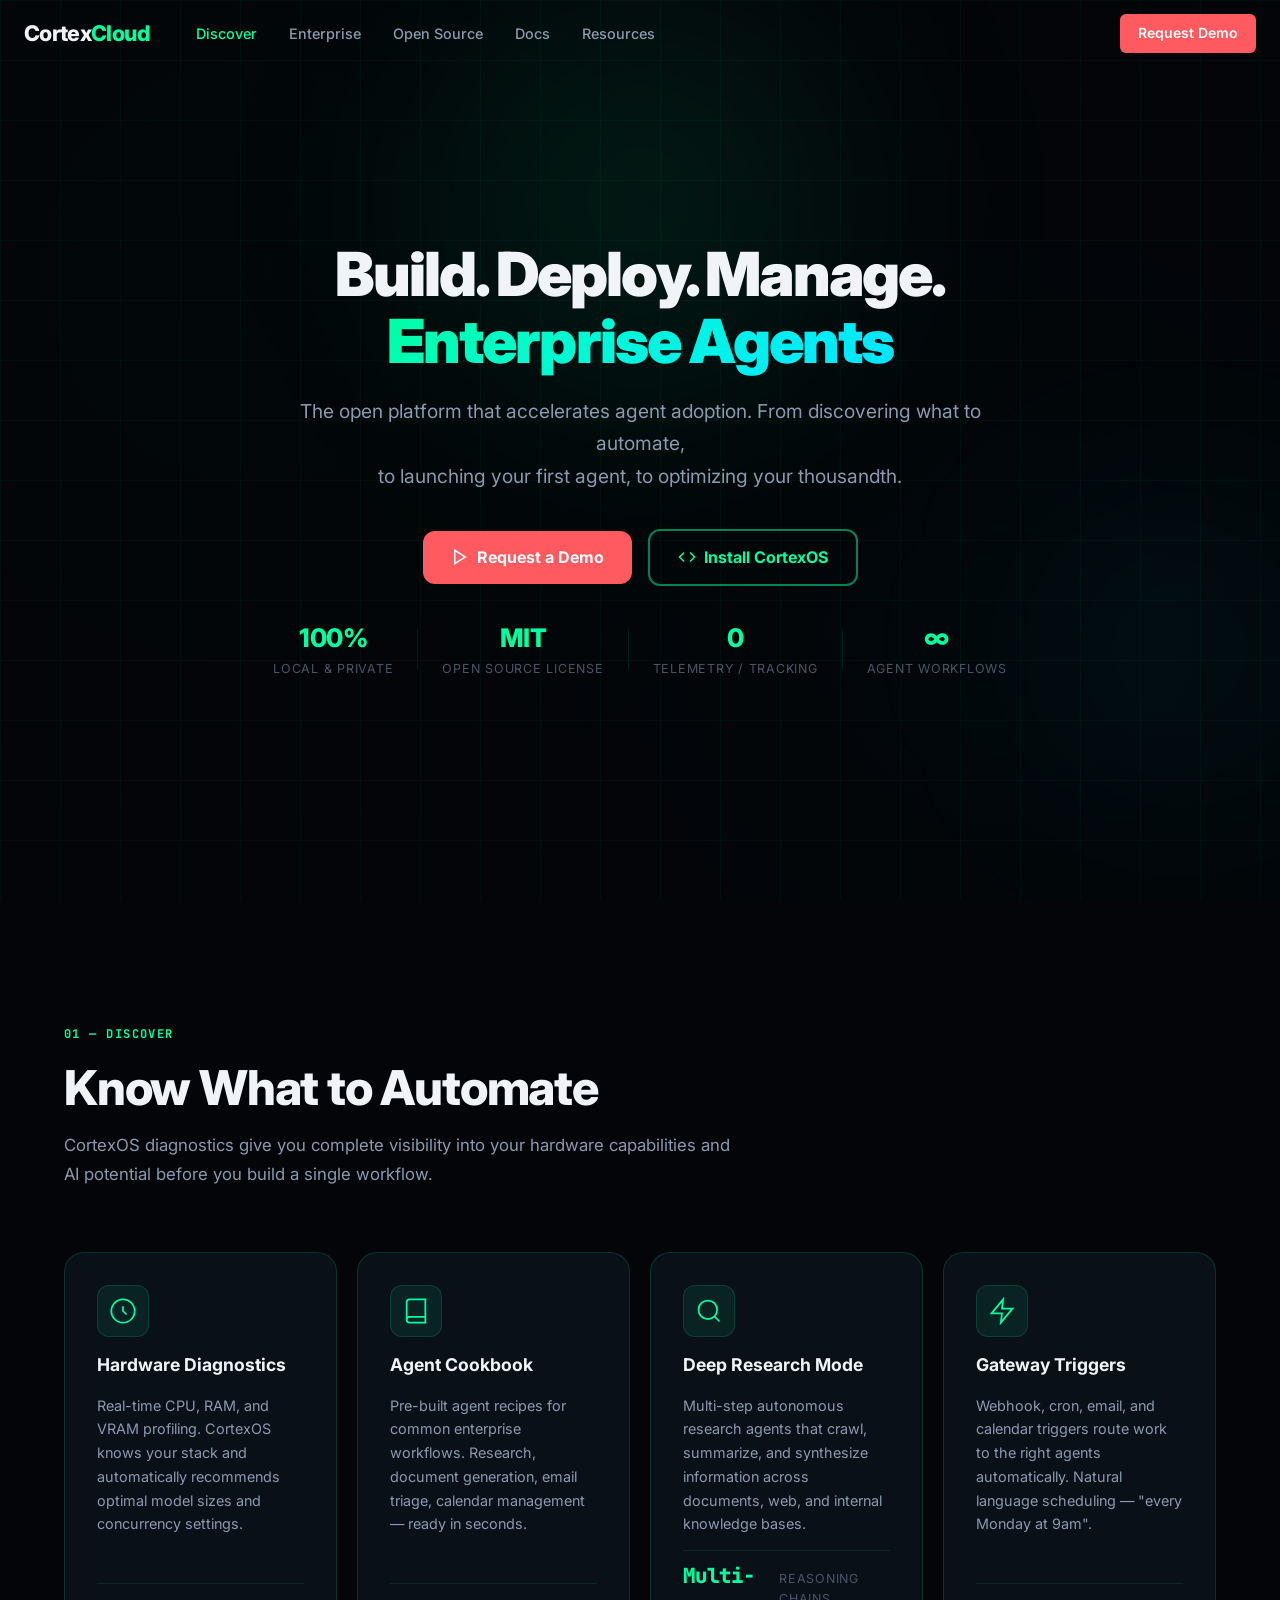
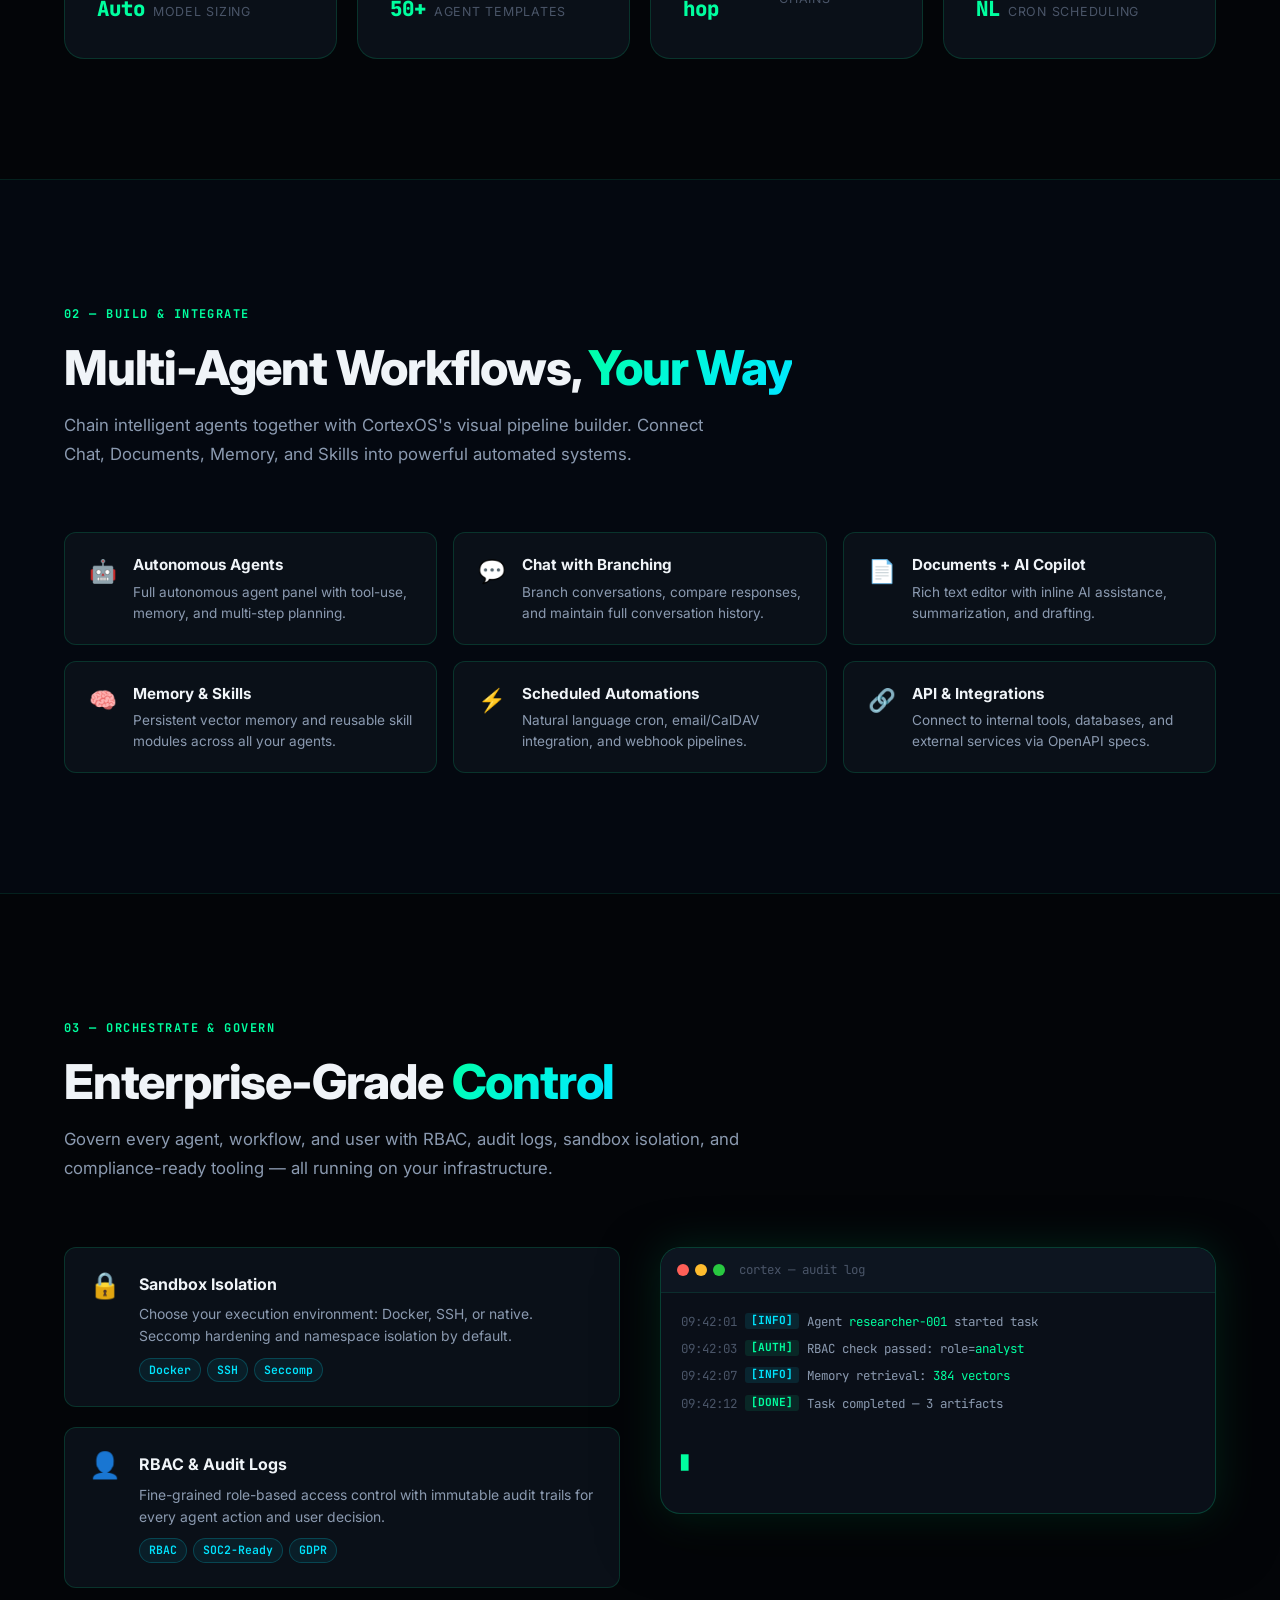
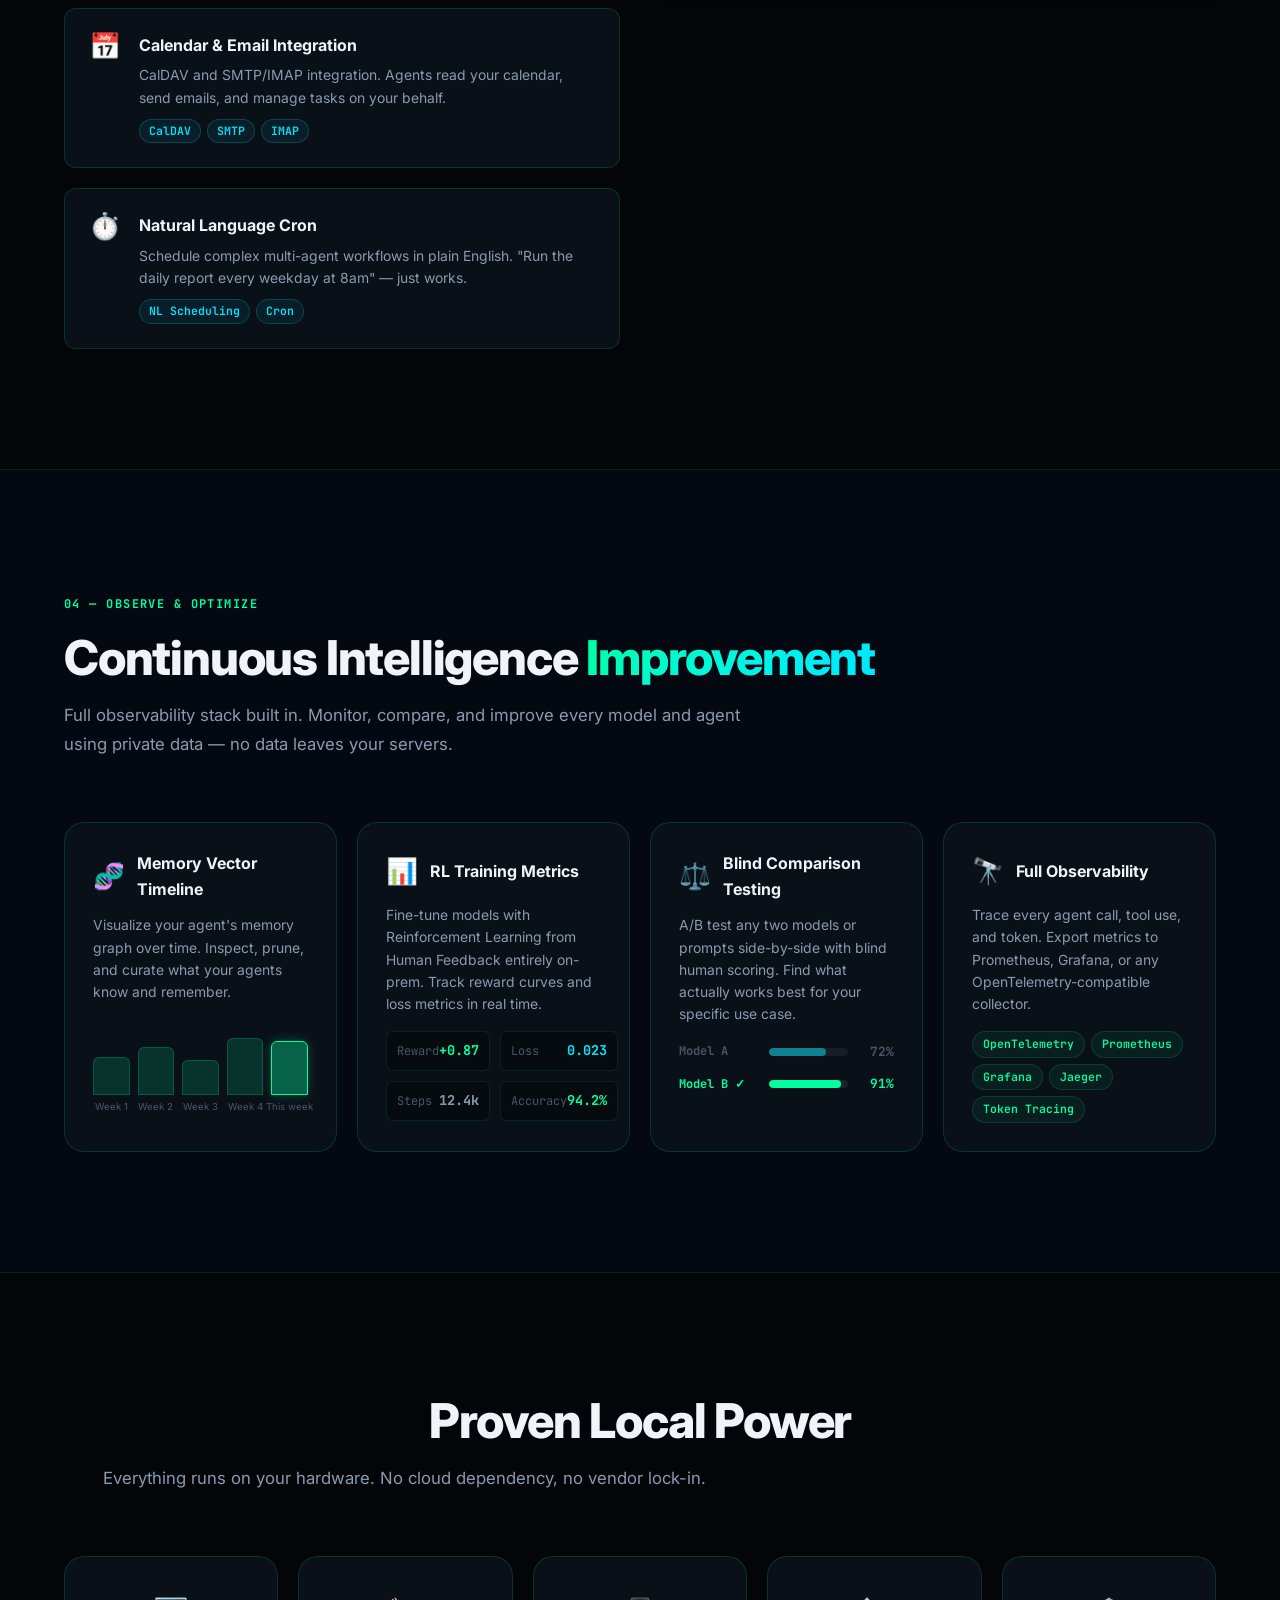
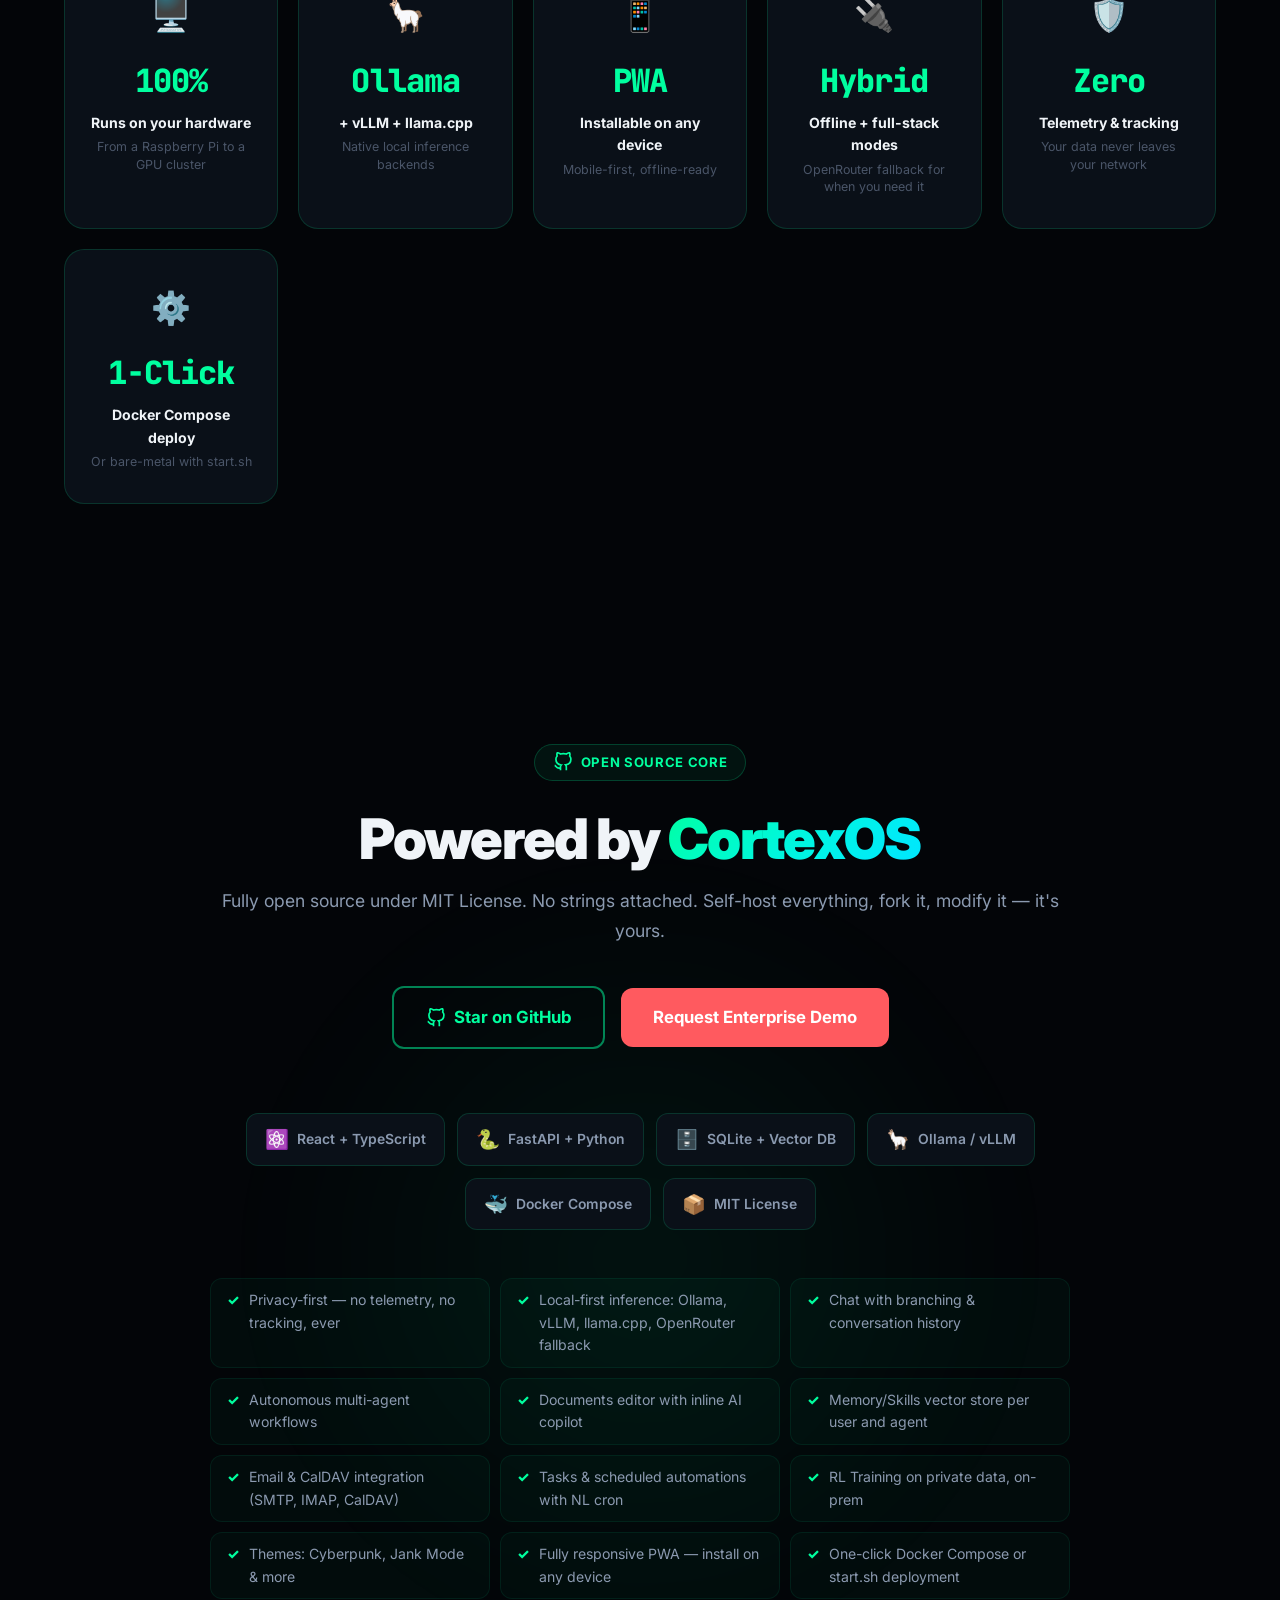
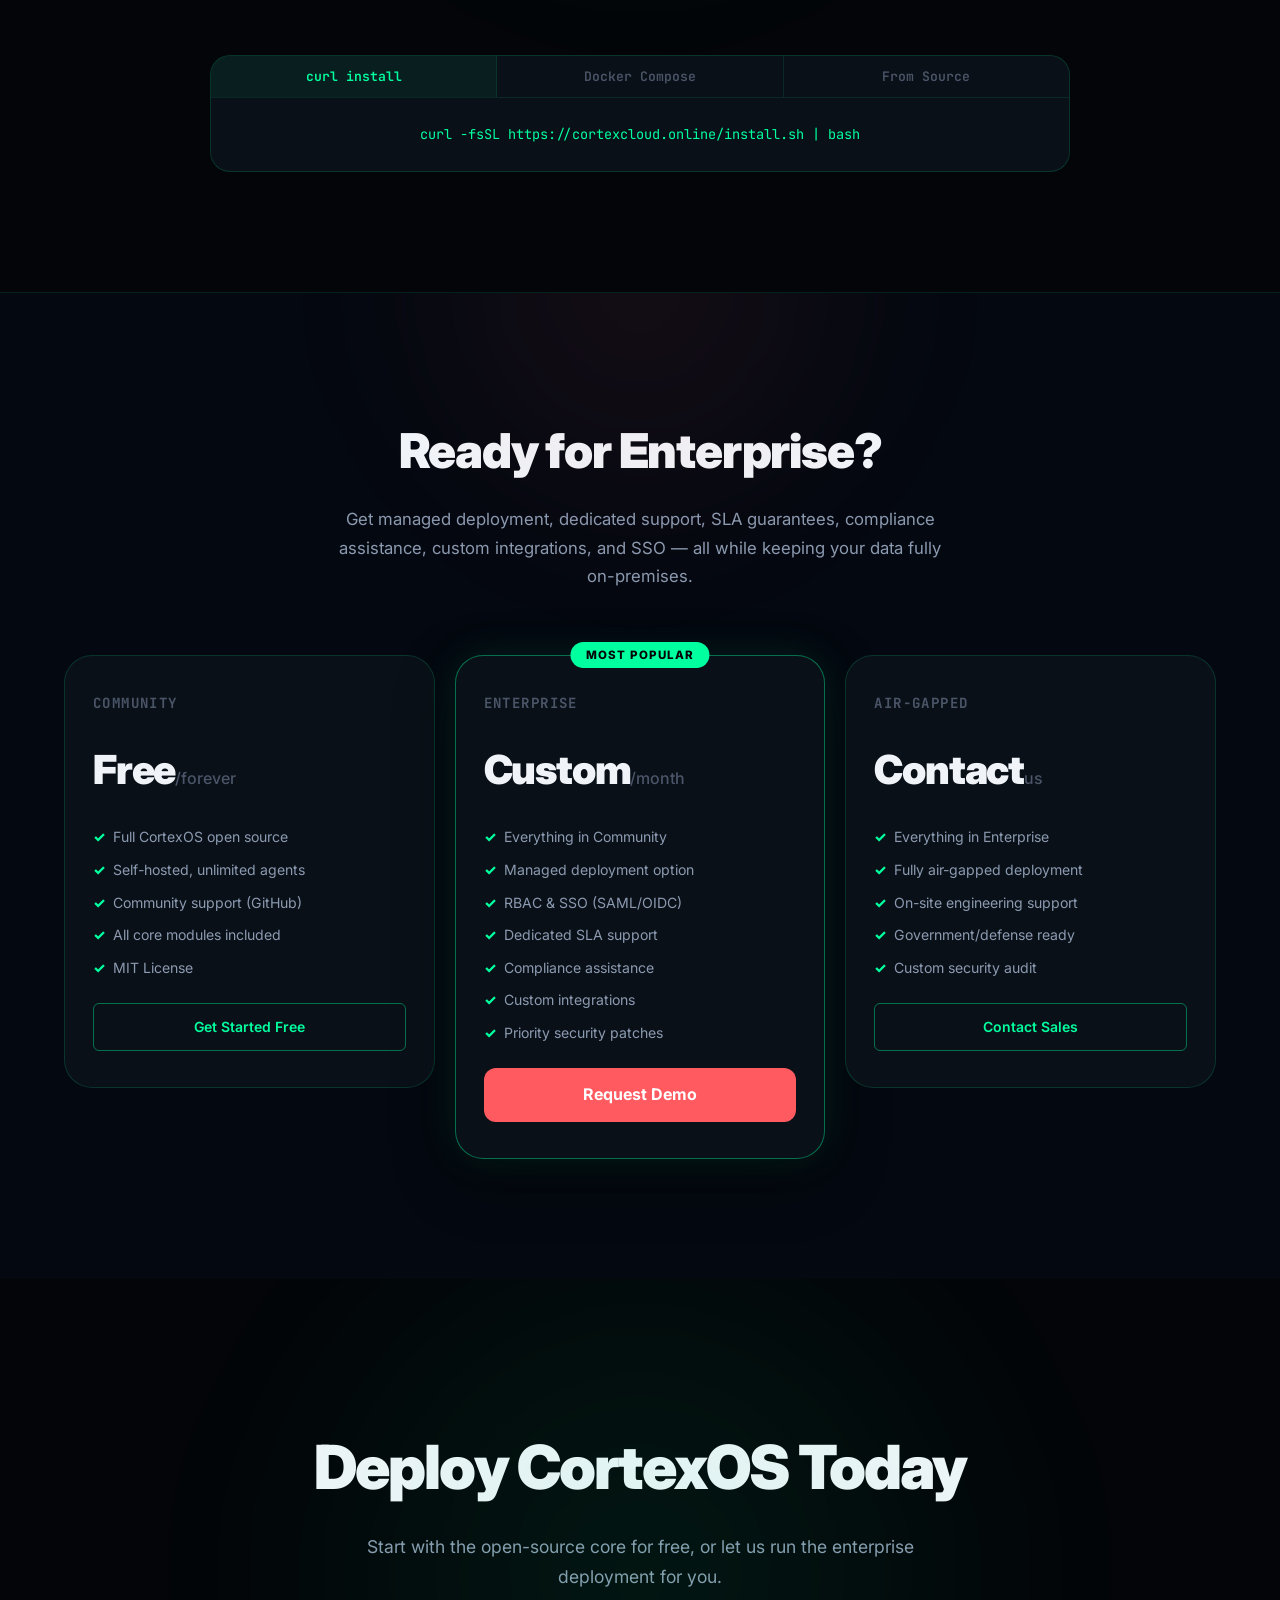
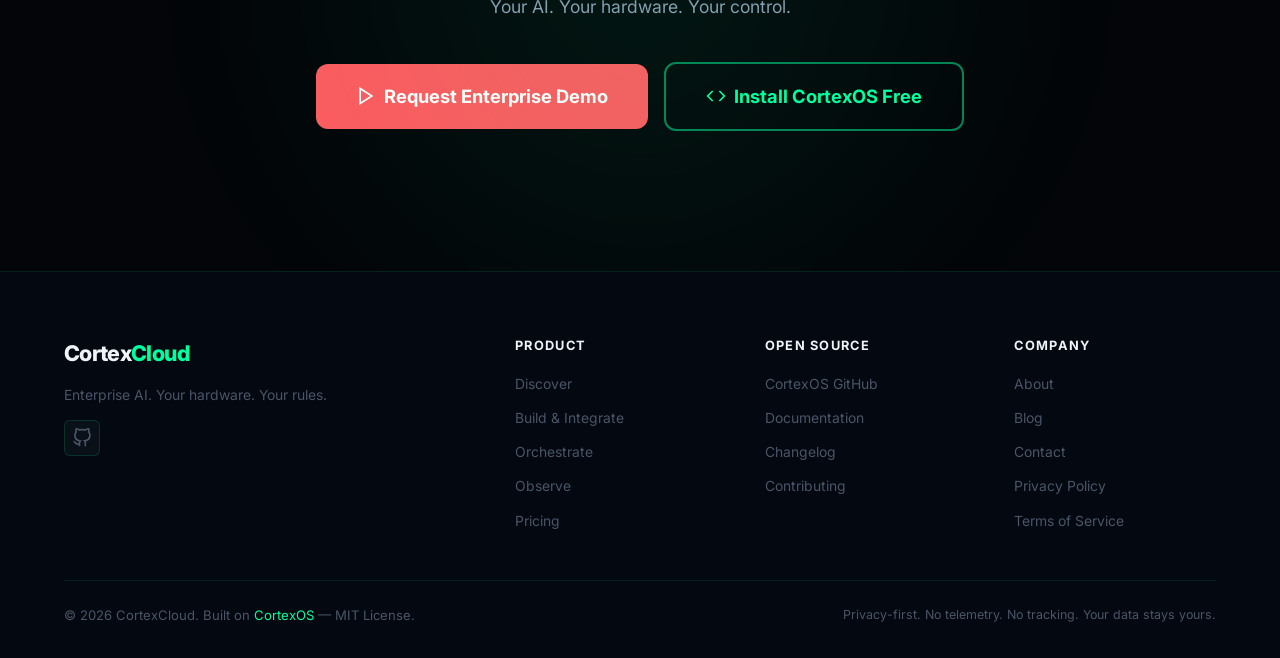
<file: index.html>
<!DOCTYPE html>
<html lang="en">
<head>
  <meta charset="UTF-8" />
  <meta name="viewport" content="width=device-width, initial-scale=1.0" />
  <title>CortexCloud — Enterprise Self-Hosted AI Operating System</title>
  <meta name="description" content="CortexCloud is the enterprise platform built on CortexOS — a privacy-first, local-first, self-hosted AI operating system for teams. Run powerful agents, chat, research, and automations fully on your hardware." />
  <meta property="og:title" content="CortexCloud — Enterprise Self-Hosted AI Platform" />
  <meta property="og:description" content="Privacy-first multi-agent platform. Run powerful agents fully on your hardware with CortexOS." />
  <meta property="og:type" content="website" />
  <link rel="preconnect" href="https://fonts.googleapis.com" />
  <link rel="preconnect" href="https://fonts.gstatic.com" crossorigin />
  <link href="https://fonts.googleapis.com/css2?family=Inter:wght@300;400;500;600;700;800;900&family=JetBrains+Mono:wght@400;500;600;700&display=swap" rel="stylesheet" />
  <link rel="stylesheet" href="style.css" />
  <link rel="icon" type="image/png" href="logo.png" />
</head>
<body>

  <!-- ============ NAVBAR ============ -->
  <header class="navbar" id="navbar">
    <div class="nav-inner">
      <a href="index.html" class="nav-logo" id="nav-logo-link" aria-label="CortexCloud Home">
        <span class="nav-logo-text">Cortex<span class="logo-accent">Cloud</span></span>
      </a>
      <nav class="nav-links" id="nav-links" aria-label="Main Navigation">
        <a href="index.html#discover" class="nav-link nav-link-active" id="nav-discover">Discover</a>
        <a href="agent-management-platform.html" class="nav-link" id="nav-enterprise">Enterprise</a>
        <a href="opensource.html" class="nav-link" id="nav-oss">Open Source</a>
        <a href="docs.html" class="nav-link" id="nav-docs">Docs</a>
        <a href="resources.html" class="nav-link" id="nav-resources">Resources</a>
      </nav>
      <div class="nav-actions">
        <a href="https://calendly.com/ampwerajonathan50/30min" class="btn-demo" id="btn-demo-nav" target="_blank" rel="noopener">Request Demo</a>
      </div>
      <button class="nav-hamburger" id="nav-hamburger" aria-label="Open menu" aria-expanded="false">
        <span></span><span></span><span></span>
      </button>
    </div>
  </header>

  <!-- Mobile Menu -->
  <div class="mobile-menu" id="mobile-menu" aria-hidden="true">
    <a href="index.html#discover" class="mobile-link">Discover</a>
    <a href="agent-management-platform.html" class="mobile-link">Enterprise</a>
    <a href="opensource.html" class="mobile-link">Open Source</a>
    <a href="docs.html" class="mobile-link">Docs</a>
    <a href="resources.html" class="mobile-link">Resources</a>
    <div class="mobile-actions">
      <a href="https://calendly.com/ampwerajonathan50/30min" class="btn-demo" target="_blank" rel="noopener">Request Demo</a>
    </div>
  </div>

  <main>

    <!-- ============ HERO ============ -->
    <section class="hero" id="hero">
      <div class="circuit-bg" aria-hidden="true"></div>
      <div class="hero-glow-orb orb-1" aria-hidden="true"></div>
      <div class="hero-glow-orb orb-2" aria-hidden="true"></div>

      <div class="hero-inner">




        <h1 class="hero-title" id="hero-title">
          Build. Deploy. Manage.<br />
          <span class="title-gradient">Enterprise Agents</span>
        </h1>

        <p class="hero-sub" id="hero-sub">
          The open platform that accelerates agent adoption. From discovering what to automate,<br class="br-desktop" />
          to launching your first agent, to optimizing your thousandth.
        </p>

        <div class="hero-ctas">
          <a href="https://calendly.com/ampwerajonathan50/30min" class="btn-cta-primary" id="btn-hero-demo" target="_blank" rel="noopener">
            <svg width="18" height="18" viewBox="0 0 24 24" fill="none" stroke="currentColor" stroke-width="2" aria-hidden="true"><polygon points="5 3 19 12 5 21 5 3"/></svg>
            Request a Demo
          </a>
          <a href="https://github.com/jonahthan433/CortexOS" class="btn-cta-secondary" id="btn-hero-install" target="_blank" rel="noopener">
            <svg width="18" height="18" viewBox="0 0 24 24" fill="none" stroke="currentColor" stroke-width="2" aria-hidden="true"><polyline points="16 18 22 12 16 6"/><polyline points="8 6 2 12 8 18"/></svg>
            Install CortexOS
          </a>
        </div>



        <div class="hero-stats" aria-label="Key metrics">
          <div class="hero-stat">
            <span class="stat-val">100%</span>
            <span class="stat-lbl">Local &amp; Private</span>
          </div>
          <div class="stat-divider" aria-hidden="true"></div>
          <div class="hero-stat">
            <span class="stat-val">MIT</span>
            <span class="stat-lbl">Open Source License</span>
          </div>
          <div class="stat-divider" aria-hidden="true"></div>
          <div class="hero-stat">
            <span class="stat-val">0</span>
            <span class="stat-lbl">Telemetry / Tracking</span>
          </div>
          <div class="stat-divider" aria-hidden="true"></div>
          <div class="hero-stat">
            <span class="stat-val">∞</span>
            <span class="stat-lbl">Agent Workflows</span>
          </div>
        </div>
      </div>
    </section>

    <!-- ============ SECTION: DISCOVER ============ -->
    <section class="feature-section" id="discover">
      <div class="container">
        <div class="section-tag">01 — Discover</div>
        <h2 class="section-title">Know What to Automate</h2>
        <p class="section-sub">CortexOS diagnostics give you complete visibility into your hardware capabilities and AI potential before you build a single workflow.</p>

        <div class="feature-grid">
          <div class="feature-card card-reveal" id="disc-card-1">
            <div class="card-icon">
              <svg width="28" height="28" viewBox="0 0 24 24" fill="none" stroke="currentColor" stroke-width="1.5" aria-hidden="true"><circle cx="12" cy="12" r="10"/><path d="M12 8v4l3 3"/></svg>
            </div>
            <h3>Hardware Diagnostics</h3>
            <p>Real-time CPU, RAM, and VRAM profiling. CortexOS knows your stack and automatically recommends optimal model sizes and concurrency settings.</p>
            <div class="card-metric"><span class="metric-num">Auto</span><span class="metric-lbl">Model Sizing</span></div>
          </div>

          <div class="feature-card card-reveal" id="disc-card-2">
            <div class="card-icon">
              <svg width="28" height="28" viewBox="0 0 24 24" fill="none" stroke="currentColor" stroke-width="1.5" aria-hidden="true"><path d="M4 19.5A2.5 2.5 0 0 1 6.5 17H20"/><path d="M6.5 2H20v20H6.5A2.5 2.5 0 0 1 4 19.5v-15A2.5 2.5 0 0 1 6.5 2z"/></svg>
            </div>
            <h3>Agent Cookbook</h3>
            <p>Pre-built agent recipes for common enterprise workflows. Research, document generation, email triage, calendar management — ready in seconds.</p>
            <div class="card-metric"><span class="metric-num">50+</span><span class="metric-lbl">Agent Templates</span></div>
          </div>

          <div class="feature-card card-reveal" id="disc-card-3">
            <div class="card-icon">
              <svg width="28" height="28" viewBox="0 0 24 24" fill="none" stroke="currentColor" stroke-width="1.5" aria-hidden="true"><circle cx="11" cy="11" r="8"/><line x1="21" y1="21" x2="16.65" y2="16.65"/></svg>
            </div>
            <h3>Deep Research Mode</h3>
            <p>Multi-step autonomous research agents that crawl, summarize, and synthesize information across documents, web, and internal knowledge bases.</p>
            <div class="card-metric"><span class="metric-num">Multi-hop</span><span class="metric-lbl">Reasoning Chains</span></div>
          </div>

          <div class="feature-card card-reveal" id="disc-card-4">
            <div class="card-icon">
              <svg width="28" height="28" viewBox="0 0 24 24" fill="none" stroke="currentColor" stroke-width="1.5" aria-hidden="true"><polygon points="13 2 3 14 12 14 11 22 21 10 12 10 13 2"/></svg>
            </div>
            <h3>Gateway Triggers</h3>
            <p>Webhook, cron, email, and calendar triggers route work to the right agents automatically. Natural language scheduling — "every Monday at 9am".</p>
            <div class="card-metric"><span class="metric-num">NL</span><span class="metric-lbl">Cron Scheduling</span></div>
          </div>
        </div>
      </div>
    </section>

    <!-- ============ SECTION: BUILD ============ -->
    <section class="feature-section section-dark" id="build">
      <div class="container">
        <div class="section-tag">02 — Build &amp; Integrate</div>
        <h2 class="section-title">Multi-Agent Workflows, <span class="title-gradient">Your Way</span></h2>
        <p class="section-sub">Chain intelligent agents together with CortexOS's visual pipeline builder. Connect Chat, Documents, Memory, and Skills into powerful automated systems.</p>



        <div class="build-features">
          <div class="build-feature card-reveal" id="build-feat-1">
            <div class="bf-icon">🤖</div>
            <div>
              <h4>Autonomous Agents</h4>
              <p>Full autonomous agent panel with tool-use, memory, and multi-step planning.</p>
            </div>
          </div>
          <div class="build-feature card-reveal" id="build-feat-2">
            <div class="bf-icon">💬</div>
            <div>
              <h4>Chat with Branching</h4>
              <p>Branch conversations, compare responses, and maintain full conversation history.</p>
            </div>
          </div>
          <div class="build-feature card-reveal" id="build-feat-3">
            <div class="bf-icon">📄</div>
            <div>
              <h4>Documents + AI Copilot</h4>
              <p>Rich text editor with inline AI assistance, summarization, and drafting.</p>
            </div>
          </div>
          <div class="build-feature card-reveal" id="build-feat-4">
            <div class="bf-icon">🧠</div>
            <div>
              <h4>Memory &amp; Skills</h4>
              <p>Persistent vector memory and reusable skill modules across all your agents.</p>
            </div>
          </div>
          <div class="build-feature card-reveal" id="build-feat-5">
            <div class="bf-icon">⚡</div>
            <div>
              <h4>Scheduled Automations</h4>
              <p>Natural language cron, email/CalDAV integration, and webhook pipelines.</p>
            </div>
          </div>
          <div class="build-feature card-reveal" id="build-feat-6">
            <div class="bf-icon">🔗</div>
            <div>
              <h4>API &amp; Integrations</h4>
              <p>Connect to internal tools, databases, and external services via OpenAPI specs.</p>
            </div>
          </div>
        </div>
      </div>
    </section>

    <!-- ============ SECTION: ORCHESTRATE ============ -->
    <section class="feature-section" id="orchestrate" aria-labelledby="orchestrate-title">
      <div class="container">
        <div class="section-tag">03 — Orchestrate &amp; Govern</div>
        <h2 class="section-title" id="orchestrate-title">Enterprise-Grade <span class="title-gradient">Control</span></h2>
        <p class="section-sub">Govern every agent, workflow, and user with RBAC, audit logs, sandbox isolation, and compliance-ready tooling — all running on your infrastructure.</p>

        <div class="two-col-layout">
          <div class="gov-features">
            <div class="gov-item card-reveal" id="gov-1">
              <div class="gov-icon">🔒</div>
              <div class="gov-content">
                <h4>Sandbox Isolation</h4>
                <p>Choose your execution environment: Docker, SSH, or native. Seccomp hardening and namespace isolation by default.</p>
                <div class="gov-tags">
                  <span class="tag">Docker</span><span class="tag">SSH</span><span class="tag">Seccomp</span>
                </div>
              </div>
            </div>

            <div class="gov-item card-reveal" id="gov-2">
              <div class="gov-icon">👤</div>
              <div class="gov-content">
                <h4>RBAC &amp; Audit Logs</h4>
                <p>Fine-grained role-based access control with immutable audit trails for every agent action and user decision.</p>
                <div class="gov-tags">
                  <span class="tag">RBAC</span><span class="tag">SOC2-Ready</span><span class="tag">GDPR</span>
                </div>
              </div>
            </div>

            <div class="gov-item card-reveal" id="gov-3">
              <div class="gov-icon">📅</div>
              <div class="gov-content">
                <h4>Calendar &amp; Email Integration</h4>
                <p>CalDAV and SMTP/IMAP integration. Agents read your calendar, send emails, and manage tasks on your behalf.</p>
                <div class="gov-tags">
                  <span class="tag">CalDAV</span><span class="tag">SMTP</span><span class="tag">IMAP</span>
                </div>
              </div>
            </div>

            <div class="gov-item card-reveal" id="gov-4">
              <div class="gov-icon">⏱️</div>
              <div class="gov-content">
                <h4>Natural Language Cron</h4>
                <p>Schedule complex multi-agent workflows in plain English. "Run the daily report every weekday at 8am" — just works.</p>
                <div class="gov-tags">
                  <span class="tag">NL Scheduling</span><span class="tag">Cron</span>
                </div>
              </div>
            </div>
          </div>

          <div class="gov-visual card-reveal" id="gov-visual" aria-hidden="true">
            <div class="terminal-window">
              <div class="terminal-header">
                <span class="t-dot red"></span>
                <span class="t-dot yellow"></span>
                <span class="t-dot green"></span>
                <span class="t-title">cortex — audit log</span>
              </div>
              <div class="terminal-body" id="terminal-body">
                <div class="t-line"><span class="t-time">09:42:01</span> <span class="t-tag t-info">[INFO]</span> <span class="t-msg">Agent <span class="t-hl">researcher-001</span> started task</span></div>
                <div class="t-line"><span class="t-time">09:42:03</span> <span class="t-tag t-ok">[AUTH]</span> <span class="t-msg">RBAC check passed: role=<span class="t-hl">analyst</span></span></div>
                <div class="t-line"><span class="t-time">09:42:07</span> <span class="t-tag t-info">[INFO]</span> <span class="t-msg">Memory retrieval: <span class="t-hl">384 vectors</span></span></div>
                <div class="t-line"><span class="t-time">09:42:12</span> <span class="t-tag t-ok">[DONE]</span> <span class="t-msg">Task completed — 3 artifacts</span></div>
                <div class="t-line"><span class="t-time">09:42:12</span> <span class="t-tag t-info">[INFO]</span> <span class="t-msg">Audit trail written to <span class="t-hl">/logs/audit.db</span></span></div>
                <div class="t-line t-blink"><span class="t-cursor">█</span></div>
              </div>
            </div>
          </div>
        </div>
      </div>
    </section>

    <!-- ============ SECTION: OBSERVE ============ -->
    <section class="feature-section section-dark" id="observe" aria-labelledby="observe-title">
      <div class="container">
        <div class="section-tag">04 — Observe &amp; Optimize</div>
        <h2 class="section-title" id="observe-title">Continuous Intelligence <span class="title-gradient">Improvement</span></h2>
        <p class="section-sub">Full observability stack built in. Monitor, compare, and improve every model and agent using private data — no data leaves your servers.</p>

        <div class="observe-grid">
          <div class="observe-card card-reveal" id="obs-1">
            <div class="obs-header">
              <div class="obs-icon">🧬</div>
              <h4>Memory Vector Timeline</h4>
            </div>
            <p>Visualize your agent's memory graph over time. Inspect, prune, and curate what your agents know and remember.</p>
            <div class="obs-bar-chart" aria-label="Memory usage visualization">
              <div class="obs-bar" style="--h:60%"><span class="bar-tip">Week 1</span></div>
              <div class="obs-bar" style="--h:75%"><span class="bar-tip">Week 2</span></div>
              <div class="obs-bar" style="--h:55%"><span class="bar-tip">Week 3</span></div>
              <div class="obs-bar" style="--h:90%"><span class="bar-tip">Week 4</span></div>
              <div class="obs-bar active" style="--h:85%"><span class="bar-tip">This week</span></div>
            </div>
          </div>

          <div class="observe-card card-reveal" id="obs-2">
            <div class="obs-header">
              <div class="obs-icon">📊</div>
              <h4>RL Training Metrics</h4>
            </div>
            <p>Fine-tune models with Reinforcement Learning from Human Feedback entirely on-prem. Track reward curves and loss metrics in real time.</p>
            <div class="obs-metrics">
              <div class="obs-metric"><span class="om-label">Reward</span><span class="om-val green">+0.87</span></div>
              <div class="obs-metric"><span class="om-label">Loss</span><span class="om-val cyan">0.023</span></div>
              <div class="obs-metric"><span class="om-label">Steps</span><span class="om-val">12.4k</span></div>
              <div class="obs-metric"><span class="om-label">Accuracy</span><span class="om-val green">94.2%</span></div>
            </div>
          </div>

          <div class="observe-card card-reveal" id="obs-3">
            <div class="obs-header">
              <div class="obs-icon">⚖️</div>
              <h4>Blind Comparison Testing</h4>
            </div>
            <p>A/B test any two models or prompts side-by-side with blind human scoring. Find what actually works best for your specific use case.</p>
            <div class="compare-ui">
              <div class="compare-col">
                <span class="compare-badge">Model A</span>
                <div class="compare-bar"><div class="compare-fill" style="width:72%"></div></div>
                <span class="compare-score">72%</span>
              </div>
              <div class="compare-col">
                <span class="compare-badge active">Model B ✓</span>
                <div class="compare-bar"><div class="compare-fill green" style="width:91%"></div></div>
                <span class="compare-score green">91%</span>
              </div>
            </div>
          </div>

          <div class="observe-card card-reveal" id="obs-4">
            <div class="obs-header">
              <div class="obs-icon">🔭</div>
              <h4>Full Observability</h4>
            </div>
            <p>Trace every agent call, tool use, and token. Export metrics to Prometheus, Grafana, or any OpenTelemetry-compatible collector.</p>
            <div class="obs-tags-wrap">
              <span class="obs-tag">OpenTelemetry</span>
              <span class="obs-tag">Prometheus</span>
              <span class="obs-tag">Grafana</span>
              <span class="obs-tag">Jaeger</span>
              <span class="obs-tag">Token Tracing</span>
            </div>
          </div>
        </div>
      </div>
    </section>

    <!-- ============ SECTION: STATS ============ -->
    <section class="stats-section" id="stats" aria-labelledby="stats-title">
      <div class="container">
        <h2 class="section-title text-center" id="stats-title">Proven Local Power</h2>
        <p class="section-sub text-center">Everything runs on your hardware. No cloud dependency, no vendor lock-in.</p>

        <div class="stats-grid">
          <div class="stat-card card-reveal" id="stat-1">
            <div class="stat-icon">🖥️</div>
            <div class="stat-big">100%</div>
            <div class="stat-desc">Runs on your hardware</div>
            <div class="stat-detail">From a Raspberry Pi to a GPU cluster</div>
          </div>
          <div class="stat-card card-reveal" id="stat-2">
            <div class="stat-icon">🦙</div>
            <div class="stat-big">Ollama</div>
            <div class="stat-desc">+ vLLM + llama.cpp</div>
            <div class="stat-detail">Native local inference backends</div>
          </div>
          <div class="stat-card card-reveal" id="stat-3">
            <div class="stat-icon">📱</div>
            <div class="stat-big">PWA</div>
            <div class="stat-desc">Installable on any device</div>
            <div class="stat-detail">Mobile-first, offline-ready</div>
          </div>
          <div class="stat-card card-reveal" id="stat-4">
            <div class="stat-icon">🔌</div>
            <div class="stat-big">Hybrid</div>
            <div class="stat-desc">Offline + full-stack modes</div>
            <div class="stat-detail">OpenRouter fallback for when you need it</div>
          </div>
          <div class="stat-card card-reveal" id="stat-5">
            <div class="stat-icon">🛡️</div>
            <div class="stat-big">Zero</div>
            <div class="stat-desc">Telemetry &amp; tracking</div>
            <div class="stat-detail">Your data never leaves your network</div>
          </div>
          <div class="stat-card card-reveal" id="stat-6">
            <div class="stat-icon">⚙️</div>
            <div class="stat-big">1-Click</div>
            <div class="stat-desc">Docker Compose deploy</div>
            <div class="stat-detail">Or bare-metal with start.sh</div>
          </div>
        </div>
      </div>
    </section>

    <!-- ============ SECTION: OPEN SOURCE ============ -->
    <section class="oss-section" id="open-source" aria-labelledby="oss-title">
      <div class="oss-glow" aria-hidden="true"></div>
      <div class="container">
        <div class="oss-inner">
          <div class="oss-badge">
            <svg width="20" height="20" viewBox="0 0 24 24" fill="none" stroke="currentColor" stroke-width="2" aria-hidden="true"><path d="M9 19c-5 1.5-5-2.5-7-3m14 6v-3.87a3.37 3.37 0 0 0-.94-2.61c3.14-.35 6.44-1.54 6.44-7A5.44 5.44 0 0 0 20 4.77 5.07 5.07 0 0 0 19.91 1S18.73.65 16 2.48a13.38 13.38 0 0 0-7 0C6.27.65 5.09 1 5.09 1A5.07 5.07 0 0 0 5 4.77a5.44 5.44 0 0 0-1.5 3.78c0 5.42 3.3 6.61 6.44 7A3.37 3.37 0 0 0 9 18.13V22"/></svg>
            Open Source Core
          </div>

          <h2 class="oss-title" id="oss-title">
            Powered by <span class="title-gradient">CortexOS</span>
          </h2>
          <p class="oss-sub">Fully open source under MIT License. No strings attached. Self-host everything, fork it, modify it — it's yours.</p>

          <div class="oss-ctas">
            <a href="https://github.com/jonahthan433/CortexOS" class="btn-cta-secondary btn-lg" id="btn-oss-github" target="_blank" rel="noopener">
              <svg width="20" height="20" viewBox="0 0 24 24" fill="none" stroke="currentColor" stroke-width="2" aria-hidden="true"><path d="M9 19c-5 1.5-5-2.5-7-3m14 6v-3.87a3.37 3.37 0 0 0-.94-2.61c3.14-.35 6.44-1.54 6.44-7A5.44 5.44 0 0 0 20 4.77 5.07 5.07 0 0 0 19.91 1S18.73.65 16 2.48a13.38 13.38 0 0 0-7 0C6.27.65 5.09 1 5.09 1A5.07 5.07 0 0 0 5 4.77a5.44 5.44 0 0 0-1.5 3.78c0 5.42 3.3 6.61 6.44 7A3.37 3.37 0 0 0 9 18.13V22"/></svg>
              Star on GitHub
            </a>
            <a href="https://calendly.com/ampwerajonathan50/30min" class="btn-cta-primary btn-lg" id="btn-oss-demo" target="_blank" rel="noopener">
              Request Enterprise Demo
            </a>
          </div>

          <div class="tech-stack-grid">
            <div class="tech-item card-reveal" id="tech-1">
              <div class="tech-icon">⚛️</div>
              <span>React + TypeScript</span>
            </div>
            <div class="tech-item card-reveal" id="tech-2">
              <div class="tech-icon">🐍</div>
              <span>FastAPI + Python</span>
            </div>
            <div class="tech-item card-reveal" id="tech-3">
              <div class="tech-icon">🗄️</div>
              <span>SQLite + Vector DB</span>
            </div>
            <div class="tech-item card-reveal" id="tech-4">
              <div class="tech-icon">🦙</div>
              <span>Ollama / vLLM</span>
            </div>
            <div class="tech-item card-reveal" id="tech-5">
              <div class="tech-icon">🐳</div>
              <span>Docker Compose</span>
            </div>
            <div class="tech-item card-reveal" id="tech-6">
              <div class="tech-icon">📦</div>
              <span>MIT License</span>
            </div>
          </div>

          <div class="oss-features-list">
            <div class="oss-feat"><span class="oss-check">✓</span> Privacy-first — no telemetry, no tracking, ever</div>
            <div class="oss-feat"><span class="oss-check">✓</span> Local-first inference: Ollama, vLLM, llama.cpp, OpenRouter fallback</div>
            <div class="oss-feat"><span class="oss-check">✓</span> Chat with branching &amp; conversation history</div>
            <div class="oss-feat"><span class="oss-check">✓</span> Autonomous multi-agent workflows</div>
            <div class="oss-feat"><span class="oss-check">✓</span> Documents editor with inline AI copilot</div>
            <div class="oss-feat"><span class="oss-check">✓</span> Memory/Skills vector store per user and agent</div>
            <div class="oss-feat"><span class="oss-check">✓</span> Email &amp; CalDAV integration (SMTP, IMAP, CalDAV)</div>
            <div class="oss-feat"><span class="oss-check">✓</span> Tasks &amp; scheduled automations with NL cron</div>
            <div class="oss-feat"><span class="oss-check">✓</span> RL Training on private data, on-prem</div>
            <div class="oss-feat"><span class="oss-check">✓</span> Themes: Cyberpunk, Jank Mode &amp; more</div>
            <div class="oss-feat"><span class="oss-check">✓</span> Fully responsive PWA — install on any device</div>
            <div class="oss-feat"><span class="oss-check">✓</span> One-click Docker Compose or start.sh deployment</div>
          </div>

          <div class="oss-install-block">
            <div class="oss-deploy-tabs">
              <button class="deploy-tab active" id="tab-curl" aria-pressed="true">curl install</button>
              <button class="deploy-tab" id="tab-docker" aria-pressed="false">Docker Compose</button>
              <button class="deploy-tab" id="tab-git" aria-pressed="false">From Source</button>
            </div>
            <div class="deploy-panel active" id="panel-curl">
              <code class="block-code">curl -fsSL https://cortexcloud.online/install.sh | bash</code>
            </div>
            <div class="deploy-panel" id="panel-docker">
              <code class="block-code">git clone https://github.com/jonahthan433/CortexOS<br/>cd CortexOS && docker compose up -d</code>
            </div>
            <div class="deploy-panel" id="panel-git">
              <code class="block-code">git clone https://github.com/jonahthan433/CortexOS<br/>cd CortexOS && ./start.sh</code>
            </div>
          </div>
        </div>
      </div>
    </section>

    <!-- ============ SECTION: ENTERPRISE CTA ============ -->
    <section class="enterprise-cta" id="enterprise" aria-labelledby="ent-title">
      <div class="ent-glow" aria-hidden="true"></div>
      <div class="container">
        <h2 class="ent-title" id="ent-title">Ready for Enterprise?</h2>
        <p class="ent-sub">Get managed deployment, dedicated support, SLA guarantees, compliance assistance, custom integrations, and SSO — all while keeping your data fully on-premises.</p>

        <div class="pricing-cards" id="pricing">
          <div class="pricing-card card-reveal" id="price-1">
            <div class="pricing-tier">Community</div>
            <div class="pricing-price">Free<span>/forever</span></div>
            <ul class="pricing-features">
              <li>Full CortexOS open source</li>
              <li>Self-hosted, unlimited agents</li>
              <li>Community support (GitHub)</li>
              <li>All core modules included</li>
              <li>MIT License</li>
            </ul>
            <a href="https://github.com/jonahthan433/CortexOS" class="btn-outline-green btn-full" id="price-community-btn" target="_blank" rel="noopener">Get Started Free</a>
          </div>

          <div class="pricing-card featured card-reveal" id="price-2">
            <div class="pricing-badge">Most Popular</div>
            <div class="pricing-tier">Enterprise</div>
            <div class="pricing-price">Custom<span>/month</span></div>
            <ul class="pricing-features">
              <li>Everything in Community</li>
              <li>Managed deployment option</li>
              <li>RBAC &amp; SSO (SAML/OIDC)</li>
              <li>Dedicated SLA support</li>
              <li>Compliance assistance</li>
              <li>Custom integrations</li>
              <li>Priority security patches</li>
            </ul>
            <a href="https://calendly.com/ampwerajonathan50/30min" class="btn-cta-primary btn-full" id="price-enterprise-btn" target="_blank" rel="noopener">Request Demo</a>
          </div>

          <div class="pricing-card card-reveal" id="price-3">
            <div class="pricing-tier">Air-Gapped</div>
            <div class="pricing-price">Contact<span>us</span></div>
            <ul class="pricing-features">
              <li>Everything in Enterprise</li>
              <li>Fully air-gapped deployment</li>
              <li>On-site engineering support</li>
              <li>Government/defense ready</li>
              <li>Custom security audit</li>
            </ul>
            <a href="mailto:enterprise@cortexcloud.online" class="btn-outline-green btn-full" id="price-airgap-btn">Contact Sales</a>
          </div>
        </div>
      </div>
    </section>

    <!-- ============ FINAL CTA ============ -->
    <section class="final-cta" id="demo" aria-labelledby="final-cta-title">
      <div class="final-glow" aria-hidden="true"></div>
      <div class="container">

        <h2 class="final-title" id="final-cta-title">Deploy CortexOS Today</h2>
        <p class="final-sub">Start with the open-source core for free, or let us run the enterprise deployment for you.<br/>Your AI. Your hardware. Your control.</p>
        <div class="final-ctas">
          <a href="https://calendly.com/ampwerajonathan50/30min" class="btn-cta-primary btn-xl" id="btn-final-demo" target="_blank" rel="noopener">
            <svg width="20" height="20" viewBox="0 0 24 24" fill="none" stroke="currentColor" stroke-width="2" aria-hidden="true"><polygon points="5 3 19 12 5 21 5 3"/></svg>
            Request Enterprise Demo
          </a>
          <a href="https://github.com/jonahthan433/CortexOS" class="btn-cta-secondary btn-xl" id="btn-final-install" target="_blank" rel="noopener">
            <svg width="20" height="20" viewBox="0 0 24 24" fill="none" stroke="currentColor" stroke-width="2" aria-hidden="true"><polyline points="16 18 22 12 16 6"/><polyline points="8 6 2 12 8 18"/></svg>
            Install CortexOS Free
          </a>
        </div>
      </div>
    </section>

  </main>

  <!-- ============ FOOTER ============ -->
  <footer class="site-footer" id="site-footer">
    <div class="container">
      <div class="footer-top">
        <div class="footer-brand">
          <a href="#" class="nav-logo" aria-label="CortexCloud Home">
            <span class="nav-logo-text">Cortex<span class="logo-accent">Cloud</span></span>
          </a>
          <p class="footer-tagline">Enterprise AI. Your hardware. Your rules.</p>
          <div class="footer-social">
            <a href="https://github.com/jonahthan433/CortexOS" class="social-link" target="_blank" rel="noopener" aria-label="GitHub">
              <svg width="20" height="20" viewBox="0 0 24 24" fill="none" stroke="currentColor" stroke-width="2" aria-hidden="true"><path d="M9 19c-5 1.5-5-2.5-7-3m14 6v-3.87a3.37 3.37 0 0 0-.94-2.61c3.14-.35 6.44-1.54 6.44-7A5.44 5.44 0 0 0 20 4.77 5.07 5.07 0 0 0 19.91 1S18.73.65 16 2.48a13.38 13.38 0 0 0-7 0C6.27.65 5.09 1 5.09 1A5.07 5.07 0 0 0 5 4.77a5.44 5.44 0 0 0-1.5 3.78c0 5.42 3.3 6.61 6.44 7A3.37 3.37 0 0 0 9 18.13V22"/></svg>
            </a>
          </div>
        </div>

        <div class="footer-links-group">
          <h4>Product</h4>
          <a href="#discover">Discover</a>
          <a href="#build">Build &amp; Integrate</a>
          <a href="#orchestrate">Orchestrate</a>
          <a href="#observe">Observe</a>
          <a href="#pricing">Pricing</a>
        </div>

        <div class="footer-links-group">
          <h4>Open Source</h4>
          <a href="https://github.com/jonahthan433/CortexOS" target="_blank" rel="noopener">CortexOS GitHub</a>
          <a href="#docs">Documentation</a>
          <a href="#changelog">Changelog</a>
          <a href="#contributing">Contributing</a>
        </div>

        <div class="footer-links-group">
          <h4>Company</h4>
          <a href="#about">About</a>
          <a href="#blog">Blog</a>
          <a href="mailto:enterprise@cortexcloud.online">Contact</a>
          <a href="#privacy">Privacy Policy</a>
          <a href="#terms">Terms of Service</a>
        </div>
      </div>

      <div class="footer-bottom">
        <p>© 2026 CortexCloud. Built on <a href="https://github.com/jonahthan433/CortexOS" target="_blank" rel="noopener">CortexOS</a> — MIT License.</p>
        <p class="footer-note">Privacy-first. No telemetry. No tracking. Your data stays yours.</p>
      </div>
    </div>
  </footer>

  <script src="main.js"></script>
</body>
</html>
</file>
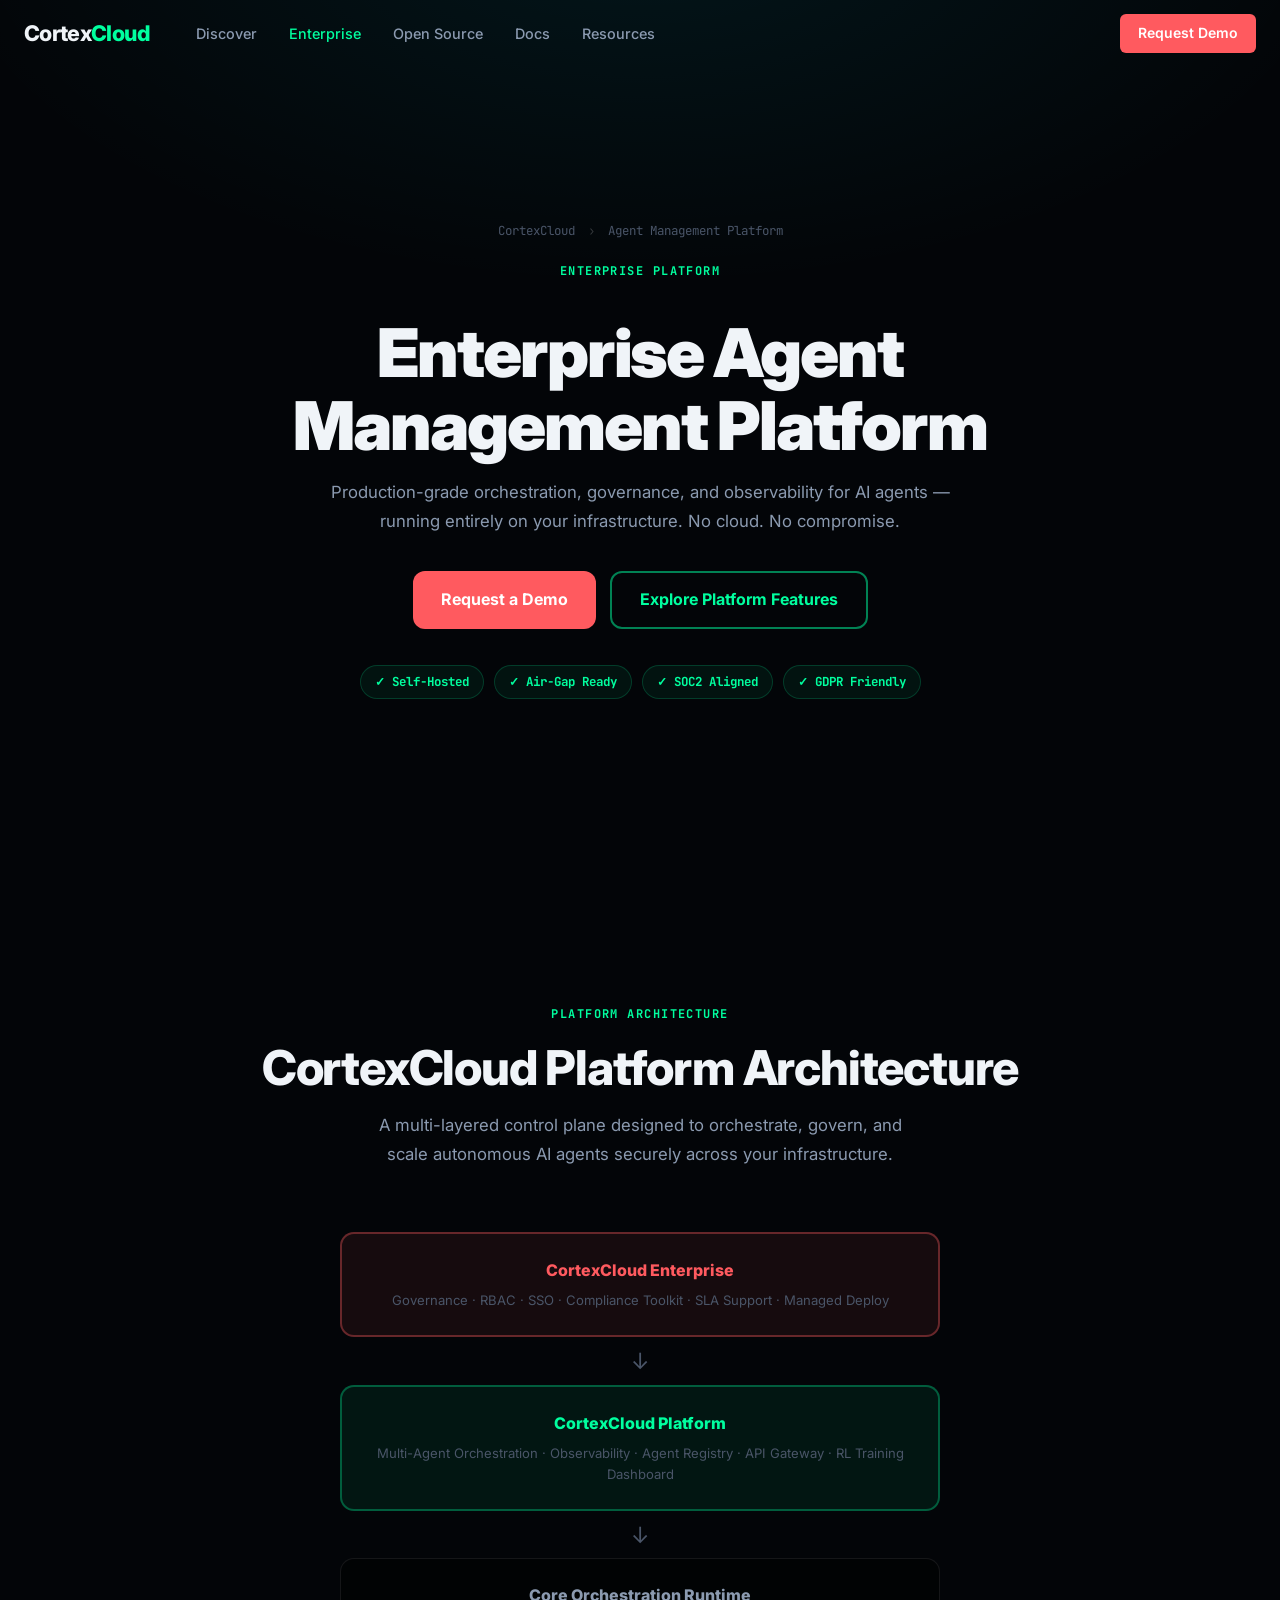
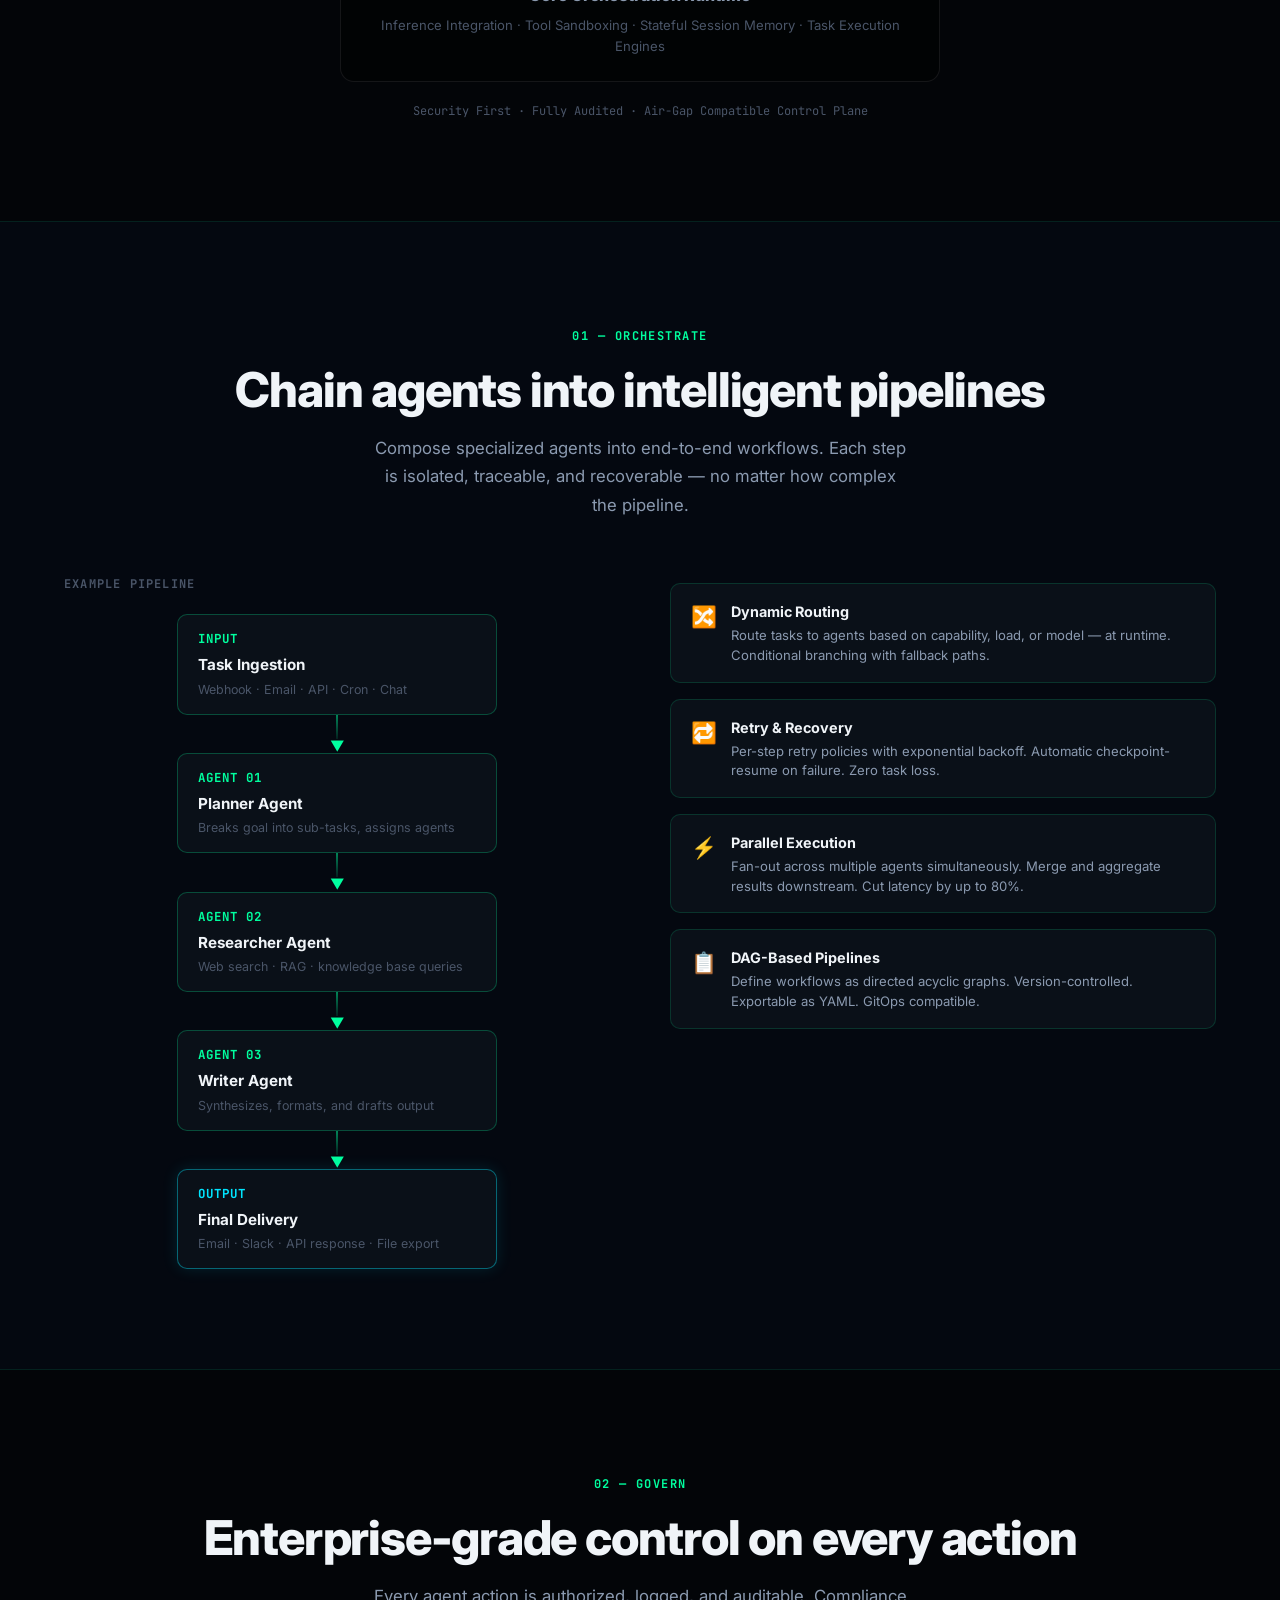
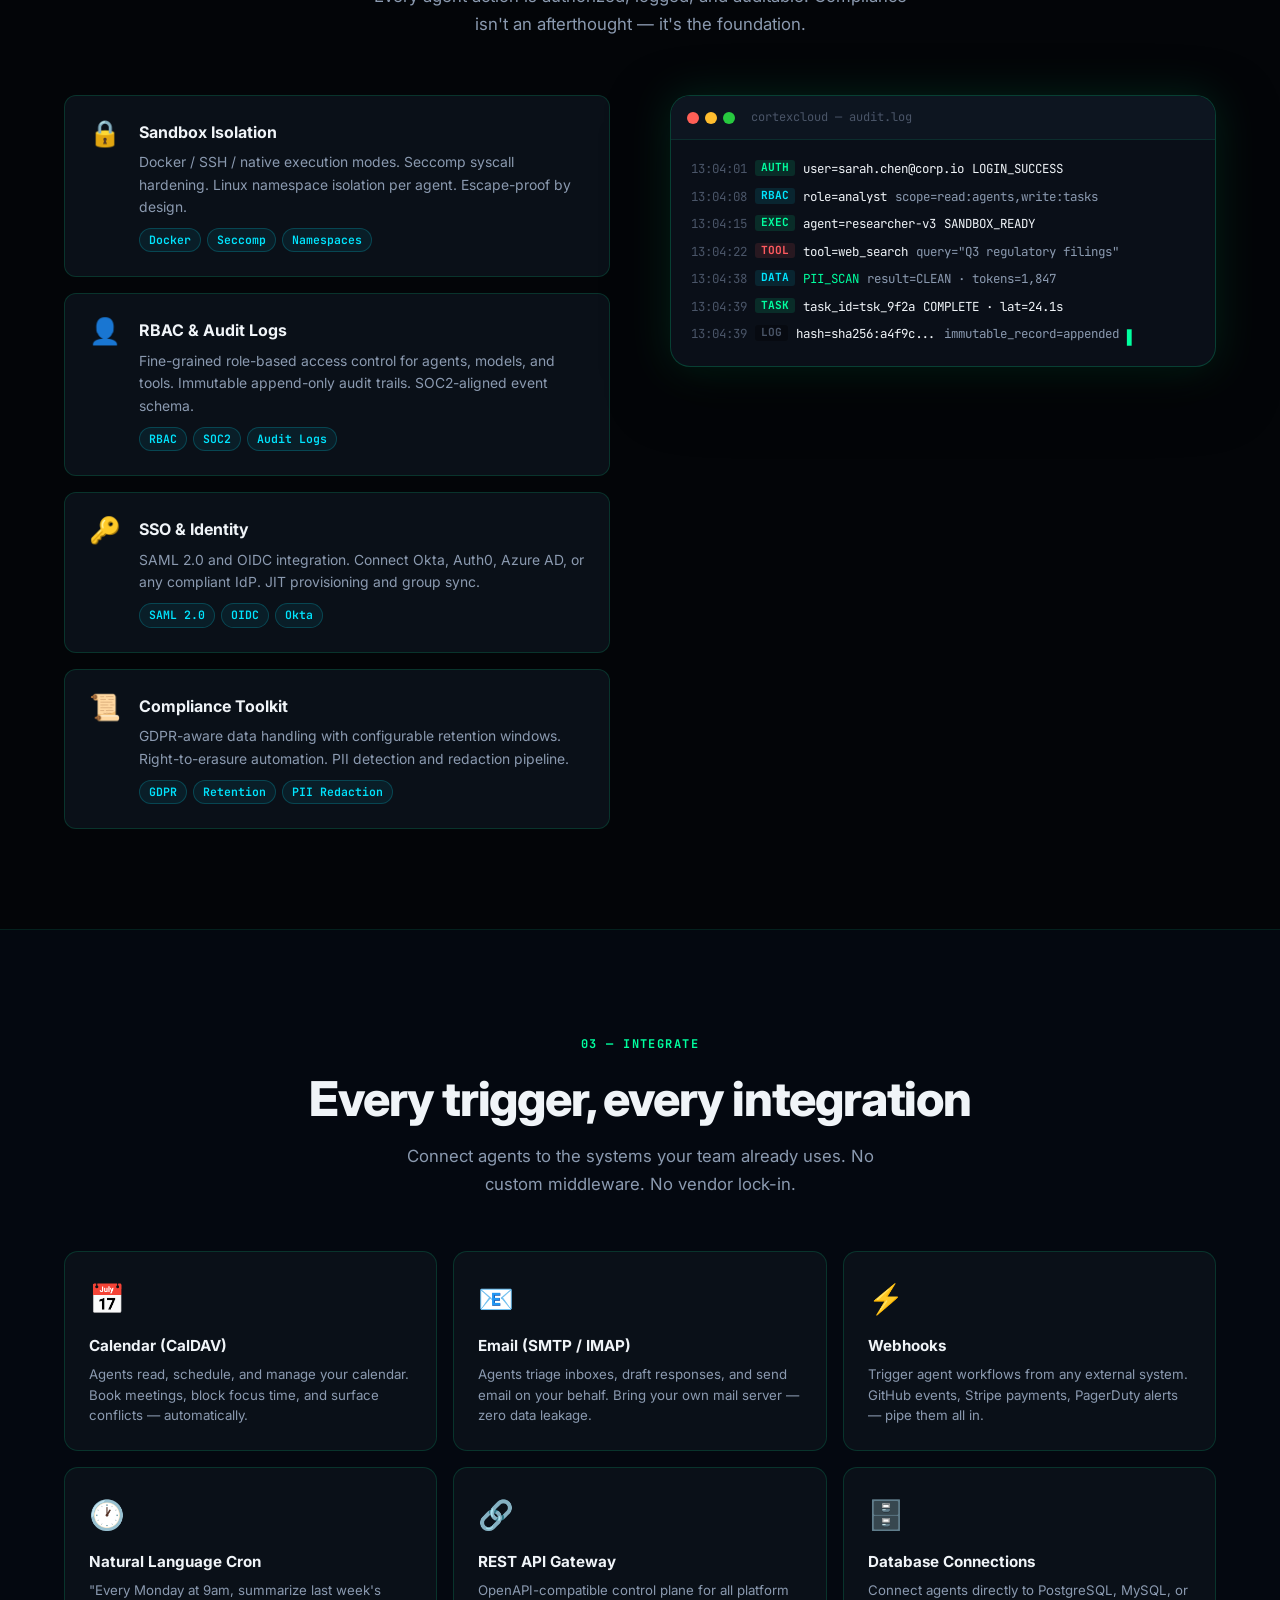
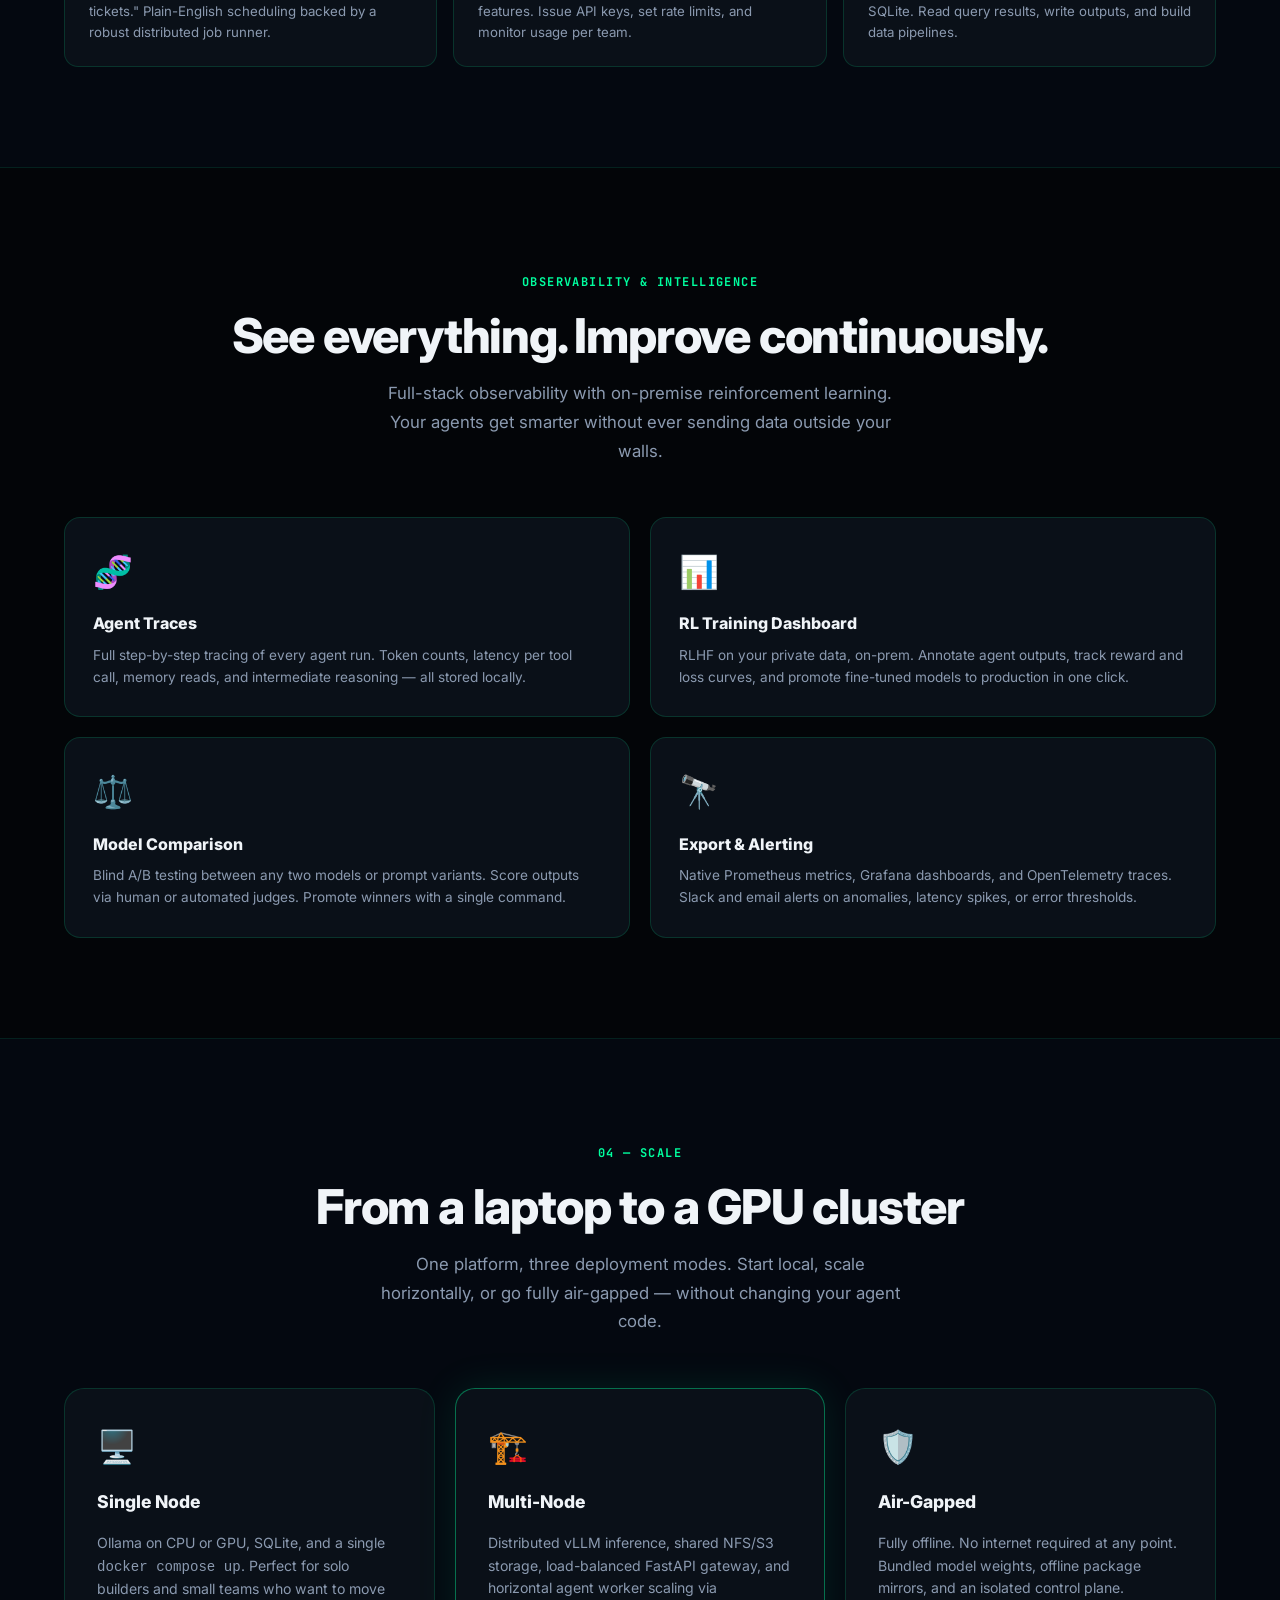
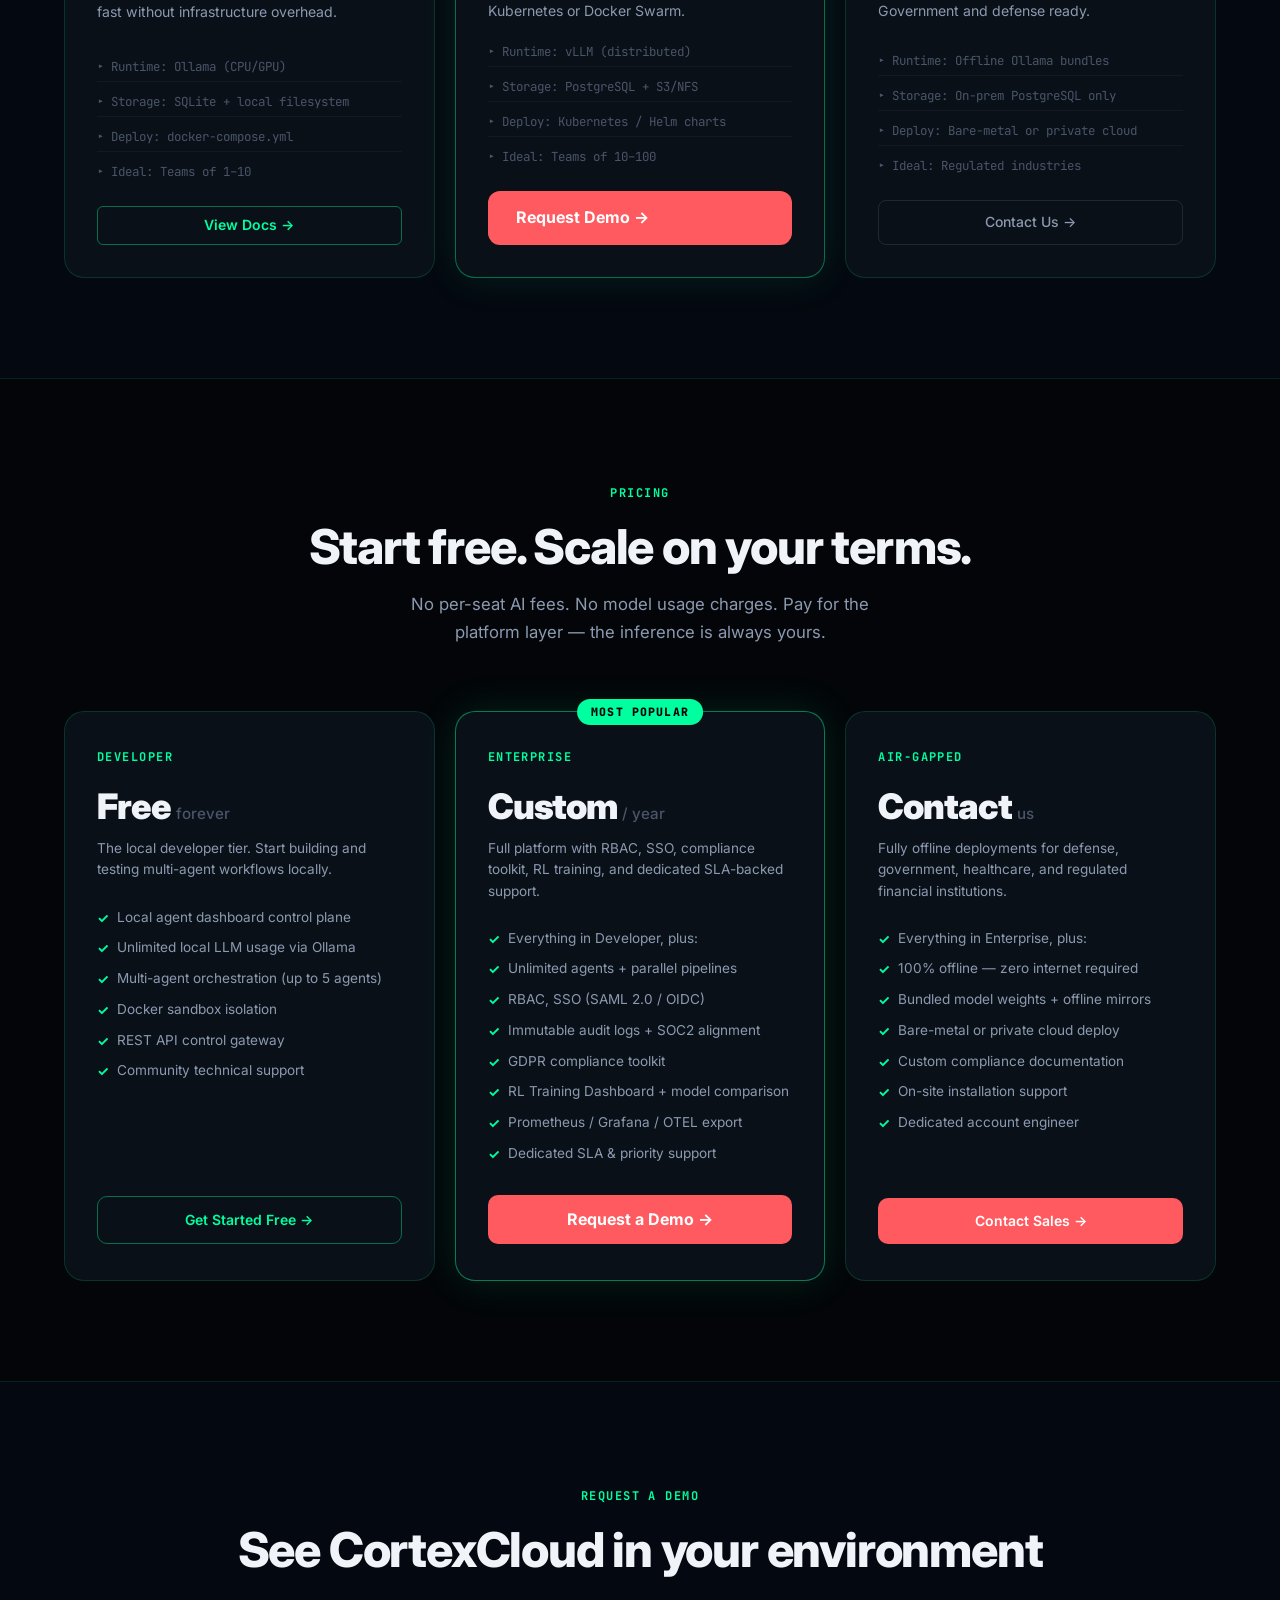
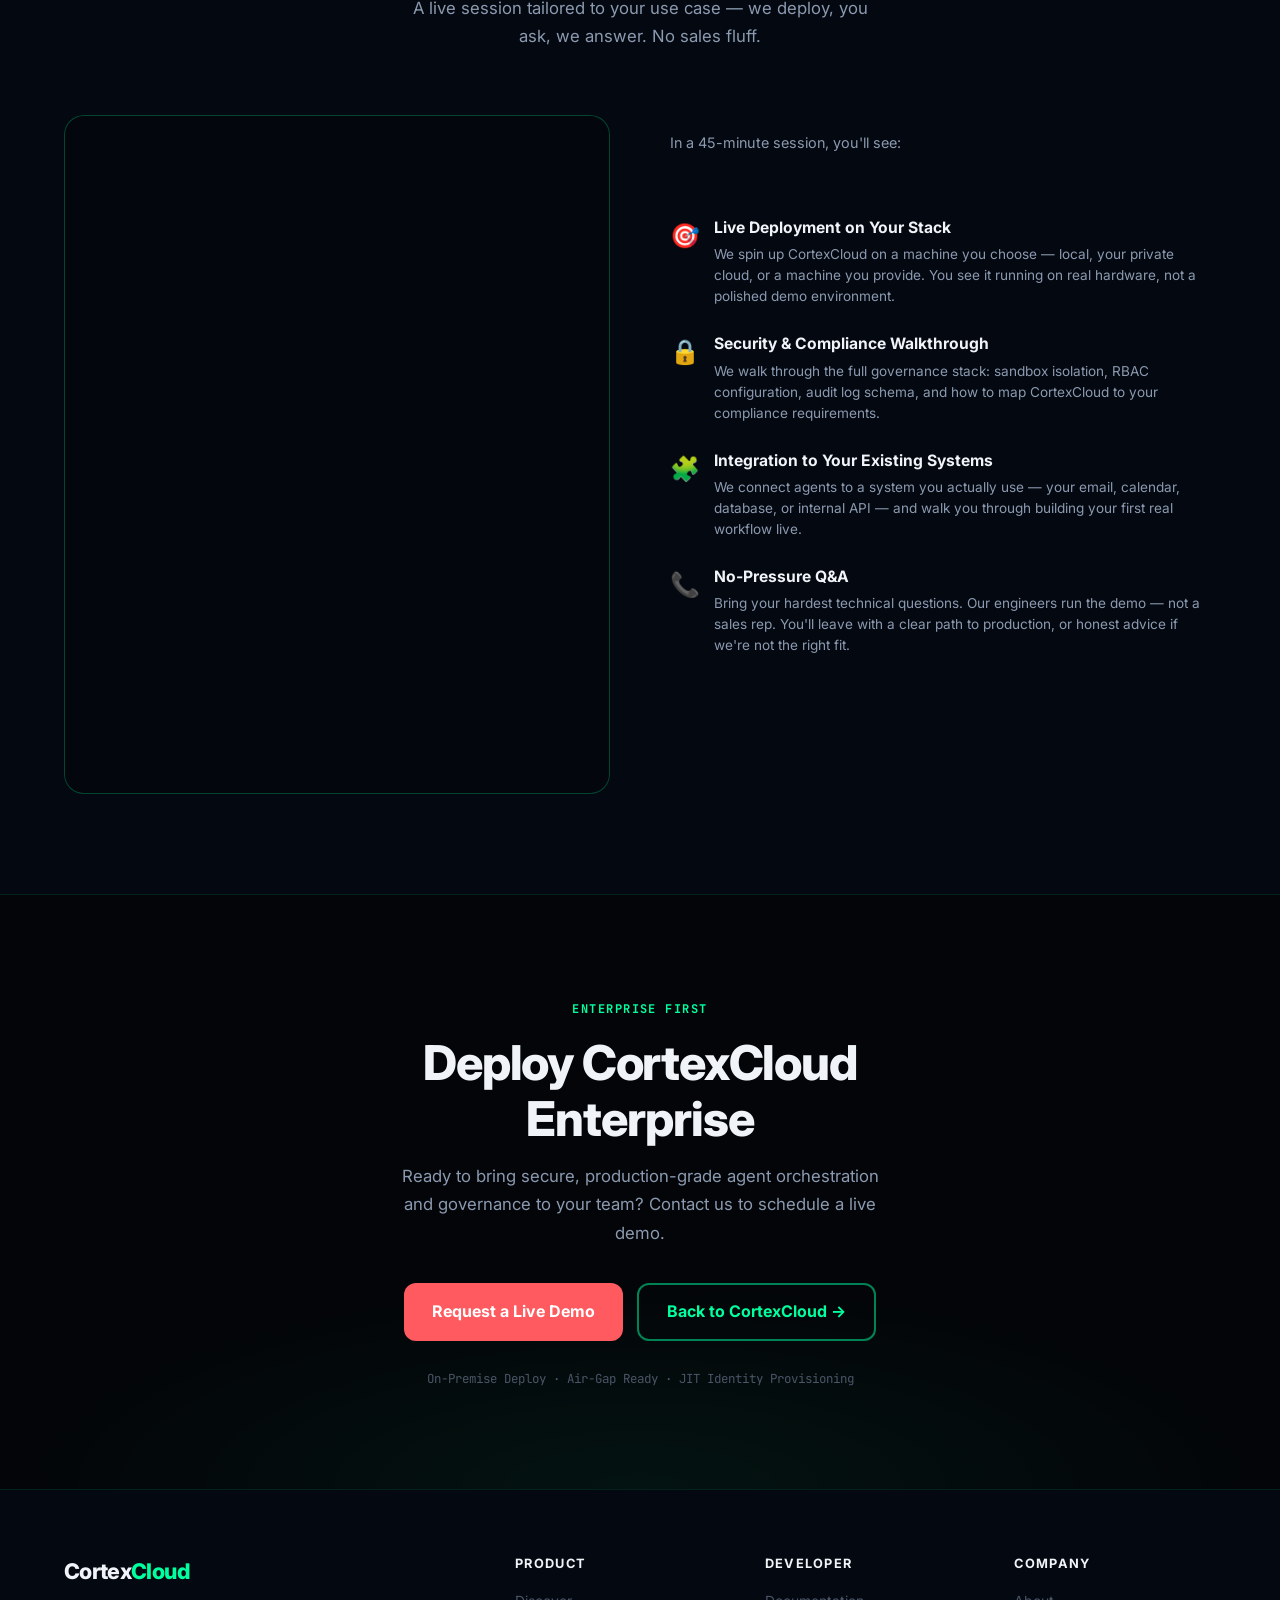
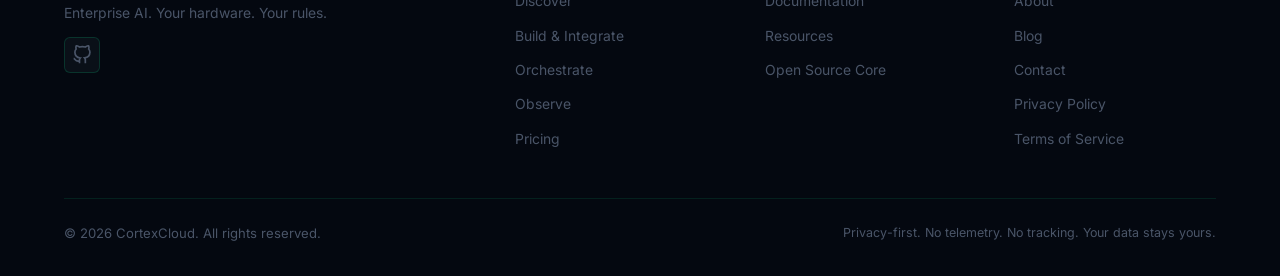
<file: agent-management-platform.html>
<!DOCTYPE html>
<html lang="en">
<head>
  <meta charset="UTF-8" />
  <meta name="viewport" content="width=device-width, initial-scale=1.0" />
  <title>Enterprise Agent Management Platform — CortexCloud</title>
  <meta name="description" content="Production-grade AI agent orchestration, governance, and observability — running entirely on your infrastructure. No cloud. No compromise." />
  <meta property="og:title" content="Enterprise Agent Management Platform — CortexCloud" />
  <meta property="og:description" content="Production-grade AI agent orchestration, governance, and observability — running entirely on your infrastructure." />
  <meta property="og:type" content="website" />
  <link rel="preconnect" href="https://fonts.googleapis.com" />
  <link rel="preconnect" href="https://fonts.gstatic.com" crossorigin />
  <link href="https://fonts.googleapis.com/css2?family=Inter:wght@300;400;500;600;700;800;900&family=JetBrains+Mono:wght@400;500;700&display=swap" rel="stylesheet" />
  <link rel="stylesheet" href="style.css" />
  <link rel="icon" type="image/png" href="logo.png" />
  <style>
    /* ── AMP page-specific styles ── */
    .amp-hero {
      background: radial-gradient(ellipse 80% 60% at 50% -10%, rgba(0,229,255,0.08) 0%, transparent 70%);
    }
    .trust-badge {
      display: inline-flex;
      align-items: center;
      gap: 6px;
      padding: 6px 14px;
      background: rgba(0,255,159,0.06);
      border: 1px solid rgba(0,255,159,0.18);
      border-radius: 999px;
      font-size: 0.78rem;
      font-weight: 700;
      color: var(--green);
      font-family: var(--font-mono);
    }
    .trust-badges {
      display: flex;
      gap: 10px;
      justify-content: center;
      flex-wrap: wrap;
      margin-top: 28px;
    }
    .arch-diagram {
      display: flex;
      flex-direction: column;
      align-items: center;
      gap: 0;
      max-width: 600px;
      margin: 56px auto 0;
    }
    .arch-layer {
      width: 100%;
      border-radius: 14px;
      padding: 24px 32px;
      text-align: center;
      position: relative;
    }
    .arch-layer.enterprise {
      background: rgba(255,90,95,0.08);
      border: 2px solid rgba(255,90,95,0.35);
    }
    .arch-layer.platform {
      background: rgba(0,255,159,0.07);
      border: 2px solid rgba(0,255,159,0.3);
    }
    .arch-layer.oss {
      background: rgba(0,0,0,0.4);
      border: 1px solid rgba(255,255,255,0.08);
    }
    .arch-layer h4 {
      font-size: 1rem;
      font-weight: 800;
      margin-bottom: 6px;
    }
    .arch-layer.enterprise h4 { color: #FF5A5F; }
    .arch-layer.platform h4 { color: #00FF9F; }
    .arch-layer.oss h4 { color: var(--text-secondary); }
    .arch-layer p {
      font-size: 0.82rem;
      color: var(--text-muted);
    }
    .arch-arrow {
      font-size: 1.4rem;
      color: var(--text-muted);
      padding: 6px 0;
    }
    .workflow-nodes {
      display: flex;
      flex-direction: column;
      gap: 0;
      align-items: center;
      width: 100%;
      max-width: 320px;
      margin: 0 auto;
    }
    .wf-node {
      background: var(--bg-card);
      border: 1px solid rgba(0,255,159,0.25);
      border-radius: 10px;
      padding: 14px 20px;
      width: 100%;
      box-sizing: border-box;
      position: relative;
      transition: border-color 0.25s, box-shadow 0.25s;
    }
    .wf-node:hover {
      border-color: rgba(0,255,159,0.5);
      box-shadow: 0 0 18px rgba(0,255,159,0.15);
    }
    .wf-node .wf-label {
      font-size: 0.78rem;
      font-weight: 700;
      text-transform: uppercase;
      letter-spacing: 0.08em;
      color: var(--green);
      font-family: var(--font-mono);
      margin-bottom: 4px;
    }
    .wf-node .wf-title {
      font-size: 0.95rem;
      font-weight: 700;
      color: var(--text-primary);
    }
    .wf-node .wf-desc {
      font-size: 0.78rem;
      color: var(--text-muted);
      margin-top: 2px;
    }
    .wf-connector {
      display: flex;
      flex-direction: column;
      align-items: center;
      width: 100%;
    }
    .wf-line {
      width: 2px;
      height: 24px;
      background: linear-gradient(to bottom, rgba(0,255,159,0.5), rgba(0,255,159,0.1));
      margin: 0;
    }
    .wf-arrow {
      color: var(--green);
      font-size: 0.9rem;
      margin: 0;
      line-height: 1;
    }
    .orch-layout {
      display: grid;
      grid-template-columns: 1fr 1fr;
      gap: 60px;
      align-items: start;
    }
    .orch-bullets {
      display: flex;
      flex-direction: column;
      gap: 16px;
      padding-top: 8px;
    }
    .orch-bullet {
      display: flex;
      gap: 14px;
      align-items: flex-start;
      padding: 16px 20px;
      background: var(--bg-card);
      border: 1px solid var(--border-card);
      border-radius: 10px;
      transition: border-color 0.25s, box-shadow 0.25s;
    }
    .orch-bullet:hover {
      border-color: rgba(0,255,159,0.25);
      box-shadow: 0 0 16px rgba(0,255,159,0.1);
    }
    .ob-icon { font-size: 1.3rem; flex-shrink: 0; }
    .ob-title { font-size: 0.9rem; font-weight: 700; color: var(--text-primary); margin-bottom: 3px; }
    .ob-desc { font-size: 0.82rem; color: var(--text-secondary); line-height: 1.5; }
    .integ-grid {
      display: grid;
      grid-template-columns: repeat(3, 1fr);
      gap: 16px;
    }
    .integ-card {
      background: var(--bg-card);
      border: 1px solid var(--border-card);
      border-radius: 14px;
      padding: 24px;
      transition: border-color 0.25s, box-shadow 0.25s, transform 0.25s;
    }
    .integ-card:hover {
      border-color: rgba(0,255,159,0.3);
      box-shadow: 0 0 22px rgba(0,255,159,0.12);
      transform: translateY(-3px);
    }
    .integ-icon { font-size: 1.8rem; margin-bottom: 12px; display: block; }
    .integ-card h4 { font-size: 0.95rem; font-weight: 700; color: var(--text-primary); margin-bottom: 6px; }
    .integ-card p { font-size: 0.83rem; color: var(--text-secondary); line-height: 1.55; }
    .scale-grid {
      display: grid;
      grid-template-columns: repeat(3, 1fr);
      gap: 20px;
    }
    .scale-card {
      background: var(--bg-card);
      border: 1px solid var(--border-card);
      border-radius: 20px;
      padding: 32px;
      display: flex;
      flex-direction: column;
      gap: 16px;
      transition: border-color 0.25s, box-shadow 0.25s, transform 0.25s;
    }
    .scale-card:hover {
      border-color: rgba(0,255,159,0.3);
      box-shadow: 0 0 30px rgba(0,255,159,0.1);
      transform: translateY(-4px);
    }
    .scale-card.featured-scale {
      border-color: rgba(0,255,159,0.4);
      box-shadow: 0 0 40px rgba(0,255,159,0.1);
    }
    .scale-icon { font-size: 2rem; }
    .scale-card h4 { font-size: 1.1rem; font-weight: 800; color: var(--text-primary); }
    .scale-card p { font-size: 0.88rem; color: var(--text-secondary); line-height: 1.6; flex: 1; }
    .scale-specs { display: flex; flex-direction: column; gap: 6px; }
    .scale-spec {
      font-size: 0.78rem;
      color: var(--text-muted);
      font-family: var(--font-mono);
      padding: 4px 0;
      border-bottom: 1px solid rgba(255,255,255,0.04);
    }
    .scale-spec:last-child { border: none; }
    .demo-layout {
      display: grid;
      grid-template-columns: 1fr 1fr;
      gap: 60px;
      align-items: start;
    }
    .demo-form {
      background: var(--bg-card);
      border: 1px solid var(--border-card);
      border-radius: 20px;
      padding: 40px;
    }
    .form-group {
      display: flex;
      flex-direction: column;
      gap: 6px;
      margin-bottom: 18px;
    }
    .form-group label {
      font-size: 0.82rem;
      font-weight: 600;
      color: var(--text-secondary);
    }
    .form-group input,
    .form-group textarea,
    .form-group select {
      background: rgba(0,0,0,0.4);
      border: 1px solid rgba(255,255,255,0.1);
      border-radius: 8px;
      padding: 12px 14px;
      color: var(--text-primary);
      font-size: 0.9rem;
      font-family: var(--font-sans);
      transition: border-color 0.25s, box-shadow 0.25s;
      outline: none;
    }
    .form-group input:focus,
    .form-group textarea:focus,
    .form-group select:focus {
      border-color: rgba(0,255,159,0.4);
      box-shadow: 0 0 12px rgba(0,255,159,0.1);
    }
    .form-group select option { background: #0a0a0f; color: var(--text-primary); }
    .form-group textarea { resize: vertical; min-height: 100px; }
    .demo-benefits { display: flex; flex-direction: column; gap: 24px; padding-top: 16px; }
    .demo-benefit { display: flex; gap: 14px; align-items: flex-start; }
    .db-icon { font-size: 1.5rem; flex-shrink: 0; margin-top: 2px; }
    .db-title { font-size: 0.98rem; font-weight: 700; color: var(--text-primary); margin-bottom: 4px; }
    .db-desc { font-size: 0.85rem; color: var(--text-secondary); line-height: 1.55; }
    .nav-link-active { color: #00FF9F !important; }

    /* Breadcrumb */
    .breadcrumb {
      font-size: 0.78rem;
      color: var(--text-muted);
      font-family: var(--font-mono);
      margin-bottom: 16px;
    }
    .breadcrumb a { color: var(--text-muted); text-decoration: none; transition: color 0.2s; }
    .breadcrumb a:hover { color: var(--green); }
    .breadcrumb .sep { margin: 0 6px; color: rgba(255,255,255,0.2); }

    /* Pricing section on AMP page */
    .pricing-grid {
      display: grid;
      grid-template-columns: repeat(3, 1fr);
      gap: 20px;
      margin-top: 48px;
    }
    .pricing-card {
      background: var(--bg-card);
      border: 1px solid var(--border-card);
      border-radius: 20px;
      padding: 36px 32px;
      display: flex;
      flex-direction: column;
      gap: 10px;
      position: relative;
      transition: border-color 0.25s, box-shadow 0.25s, transform 0.25s;
    }
    .pricing-card:hover {
      border-color: rgba(0,255,159,0.3);
      box-shadow: 0 0 30px rgba(0,255,159,0.1);
      transform: translateY(-4px);
    }
    .pricing-card.featured-price {
      border-color: rgba(0,255,159,0.45);
      box-shadow: 0 0 40px rgba(0,255,159,0.12);
    }
    .pricing-badge-top {
      position: absolute;
      top: -13px;
      left: 50%;
      transform: translateX(-50%);
      background: var(--green);
      color: #030508;
      font-size: 0.72rem;
      font-weight: 800;
      text-transform: uppercase;
      letter-spacing: 0.1em;
      padding: 4px 14px;
      border-radius: 999px;
      font-family: var(--font-mono);
      white-space: nowrap;
    }
    .pricing-tier {
      font-size: 0.75rem;
      font-weight: 700;
      text-transform: uppercase;
      letter-spacing: 0.12em;
      color: var(--green);
      font-family: var(--font-mono);
      margin-bottom: 4px;
    }
    .pricing-price {
      font-size: 2.2rem;
      font-weight: 900;
      color: var(--text-primary);
      line-height: 1;
      margin: 8px 0 4px;
    }
    .pricing-price span { font-size: 0.95rem; font-weight: 500; color: var(--text-muted); }
    .pricing-desc {
      font-size: 0.85rem;
      color: var(--text-secondary);
      line-height: 1.55;
      margin-bottom: 8px;
    }
    .pricing-features {
      list-style: none;
      padding: 0;
      margin: 8px 0 20px;
      display: flex;
      flex-direction: column;
      gap: 9px;
    }
    .pricing-features li {
      font-size: 0.85rem;
      color: var(--text-secondary);
      display: flex;
      gap: 9px;
      align-items: flex-start;
    }
    .pricing-features li::before {
      content: '✓';
      color: var(--green);
      font-weight: 700;
      flex-shrink: 0;
      margin-top: 1px;
    }
    .pricing-cta { margin-top: auto; }

    /* Final CTA section */
    .final-cta-section {
      text-align: center;
      padding: 100px 0;
      background: radial-gradient(ellipse 70% 50% at 50% 100%, rgba(0,255,159,0.06) 0%, transparent 70%);
    }

    /* Gov section refinements */
    .gov-grid {
      display: grid;
      grid-template-columns: 1fr 1fr;
      gap: 60px;
      align-items: start;
    }

    /* Observe cards custom for AMP page */
    .observe-grid-amp {
      display: grid;
      grid-template-columns: repeat(2, 1fr);
      gap: 20px;
    }
    .obs-card-amp {
      background: var(--bg-card);
      border: 1px solid var(--border-card);
      border-radius: 16px;
      padding: 28px;
      transition: border-color 0.25s, box-shadow 0.25s, transform 0.25s;
    }
    .obs-card-amp:hover {
      border-color: rgba(0,229,255,0.3);
      box-shadow: 0 0 24px rgba(0,229,255,0.1);
      transform: translateY(-3px);
    }
    .obs-amp-icon {
      font-size: 2rem;
      margin-bottom: 14px;
      display: block;
    }
    .obs-amp-title {
      font-size: 1rem;
      font-weight: 800;
      color: var(--text-primary);
      margin-bottom: 8px;
    }
    .obs-amp-desc {
      font-size: 0.85rem;
      color: var(--text-secondary);
      line-height: 1.6;
    }

    /* Trusted strip */
    .trusted-strip {
      padding: 40px 0;
      border-top: 1px solid var(--border-card);
      border-bottom: 1px solid var(--border-card);
      text-align: center;
    }
    .trusted-strip-label {
      font-size: 0.75rem;
      font-weight: 700;
      text-transform: uppercase;
      letter-spacing: 0.12em;
      color: var(--text-muted);
      font-family: var(--font-mono);
      margin-bottom: 24px;
    }
    .trusted-strip-logos {
      display: flex;
      gap: 40px;
      justify-content: center;
      align-items: center;
      flex-wrap: wrap;
    }
    .strip-logo {
      font-size: 0.88rem;
      font-weight: 700;
      color: rgba(255,255,255,0.2);
      font-family: var(--font-mono);
      letter-spacing: 0.08em;
      text-transform: uppercase;
      transition: color 0.25s;
    }
    .strip-logo:hover { color: rgba(255,255,255,0.45); }

    @media (max-width: 1024px) {
      .orch-layout { grid-template-columns: 1fr; }
      .demo-layout { grid-template-columns: 1fr; }
      .scale-grid { grid-template-columns: 1fr; }
      .gov-grid { grid-template-columns: 1fr; }
      .pricing-grid { grid-template-columns: 1fr; max-width: 480px; margin-inline: auto; }
      .observe-grid-amp { grid-template-columns: 1fr; }
    }
    @media (max-width: 768px) {
      .integ-grid { grid-template-columns: 1fr 1fr; }
      .scale-grid { grid-template-columns: 1fr; }
    }
    @media (max-width: 480px) {
      .integ-grid { grid-template-columns: 1fr; }
      .demo-form { padding: 24px; }
      .arch-layer {
        padding: 16px 20px;
      }
      .arch-layer h4 {
        font-size: 0.9rem;
      }
      .arch-layer p {
        font-size: 0.75rem;
      }
    }
  </style>
</head>
<body>

  <!-- ═══════════════════════════════════════════════════════════
       NAVBAR
  ═══════════════════════════════════════════════════════════ -->
  <header class="navbar" id="navbar">
    <div class="nav-inner">
      <a href="index.html" class="nav-logo" id="nav-logo-link" aria-label="CortexCloud Home">
        <span class="nav-logo-text">Cortex<span class="logo-accent">Cloud</span></span>
      </a>
      <nav class="nav-links" id="nav-links" aria-label="Main Navigation">
        <a href="index.html#discover" class="nav-link" id="nav-discover">Discover</a>
        <a href="agent-management-platform.html" class="nav-link nav-link-active" id="nav-enterprise">Enterprise</a>
        <a href="opensource.html" class="nav-link" id="nav-oss">Open Source</a>
        <a href="docs.html" class="nav-link" id="nav-docs">Docs</a>
        <a href="resources.html" class="nav-link" id="nav-resources">Resources</a>
      </nav>
      <div class="nav-actions">
        <a href="https://calendly.com/ampwerajonathan50/30min" class="btn-demo" id="btn-demo-nav" target="_blank" rel="noopener">Request Demo</a>
      </div>
      <button class="nav-hamburger" id="nav-hamburger" aria-label="Open menu" aria-expanded="false">
        <span></span><span></span><span></span>
      </button>
    </div>
  </header>
  <div class="mobile-menu" id="mobile-menu" aria-hidden="true">
    <a href="index.html#discover" class="mobile-link">Discover</a>
    <a href="agent-management-platform.html" class="mobile-link">Enterprise</a>
    <a href="opensource.html" class="mobile-link">Open Source</a>
    <a href="docs.html" class="mobile-link">Docs</a>
    <a href="resources.html" class="mobile-link">Resources</a>
    <div class="mobile-actions">
      <a href="https://calendly.com/ampwerajonathan50/30min" class="btn-demo" target="_blank" rel="noopener">Request Demo</a>
    </div>
  </div>

  <main>

    <!-- ═══════════════════════════════════════════════════════════
         SECTION 1 — HERO
    ═══════════════════════════════════════════════════════════ -->
    <section class="hero amp-hero">
      <div class="hero-inner">
        <div class="breadcrumb">
          <a href="index.html">CortexCloud</a>
          <span class="sep">›</span>
          <span>Agent Management Platform</span>
        </div>

        <div class="section-tag">Enterprise Platform</div>

        <h1 style="font-size:clamp(2.4rem,6vw,4.2rem); font-weight:900; line-height:1.08; letter-spacing:-0.03em; color:var(--text-primary); margin:20px 0 16px; max-width:820px; margin-inline:auto;">
          Enterprise Agent Management Platform
        </h1>

        <p class="section-sub" style="max-width:620px; margin-inline:auto; margin-bottom:36px; font-size:1.05rem;">
          Production-grade orchestration, governance, and observability for AI agents — running entirely on your infrastructure. No cloud. No compromise.
        </p>

        <div style="display:flex; gap:14px; justify-content:center; flex-wrap:wrap;">
          <a href="https://calendly.com/ampwerajonathan50/30min" class="btn-cta-primary" target="_blank" rel="noopener">Request a Demo</a>
          <a href="#overview" class="btn-cta-secondary">Explore Platform Features</a>
        </div>

        <div class="trust-badges" style="margin-top: 36px;">
          <span class="trust-badge">✓ Self-Hosted</span>
          <span class="trust-badge">✓ Air-Gap Ready</span>
          <span class="trust-badge">✓ SOC2 Aligned</span>
          <span class="trust-badge">✓ GDPR Friendly</span>
        </div>
      </div>
    </section>



    <!-- ═══════════════════════════════════════════════════════════
         SECTION 3 — PLATFORM OVERVIEW
    ═══════════════════════════════════════════════════════════ -->
    <section id="overview" style="padding:100px 0;">
      <div class="container">
        <div style="text-align:center;">
          <div class="section-tag">Platform Architecture</div>
          <h2 class="section-title">CortexCloud Platform Architecture</h2>
          <p class="section-sub" style="max-width:560px; margin-inline:auto;">
            A multi-layered control plane designed to orchestrate, govern, and scale autonomous AI agents securely across your infrastructure.
          </p>
        </div>

        <div class="arch-diagram card-reveal">
          <!-- Top: Enterprise layer -->
          <div class="arch-layer enterprise">
            <h4>CortexCloud Enterprise</h4>
            <p>Governance · RBAC · SSO · Compliance Toolkit · SLA Support · Managed Deploy</p>
          </div>
          <div class="arch-arrow">↓</div>

          <!-- Middle: Platform layer -->
          <div class="arch-layer platform">
            <h4>CortexCloud Platform</h4>
            <p>Multi-Agent Orchestration · Observability · Agent Registry · API Gateway · RL Training Dashboard</p>
          </div>
          <div class="arch-arrow">↓</div>

          <!-- Bottom: Core layer -->
          <div class="arch-layer oss">
            <h4>Core Orchestration Runtime</h4>
            <p>Inference Integration · Tool Sandboxing · Stateful Session Memory · Task Execution Engines</p>
          </div>

          <p style="font-size:0.75rem; color:var(--text-muted); font-family:var(--font-mono); text-align:center; margin-top:20px;">
            Security First · Fully Audited · Air-Gap Compatible Control Plane
          </p>
        </div>
      </div>
    </section>

    <!-- ═══════════════════════════════════════════════════════════
         SECTION 4 — MULTI-AGENT ORCHESTRATION
    ═══════════════════════════════════════════════════════════ -->
    <section id="orchestration" class="feature-section section-dark" style="padding:100px 0;">
      <div class="container">
        <div style="text-align:center;">
          <div class="section-tag">01 — Orchestrate</div>
          <h2 class="section-title">Chain agents into intelligent pipelines</h2>
          <p class="section-sub" style="max-width:540px; margin-inline:auto; margin-bottom:56px;">
            Compose specialized agents into end-to-end workflows. Each step is isolated, traceable, and recoverable — no matter how complex the pipeline.
          </p>
        </div>

        <div class="orch-layout">
          <!-- Left: workflow diagram -->
          <div class="card-reveal">
            <p style="font-size:0.75rem; font-weight:700; text-transform:uppercase; letter-spacing:0.1em; color:var(--text-muted); font-family:var(--font-mono); margin-bottom:20px;">Example Pipeline</p>
            <div class="workflow-nodes">

              <div class="wf-node">
                <div class="wf-label">Input</div>
                <div class="wf-title">Task Ingestion</div>
                <div class="wf-desc">Webhook · Email · API · Cron · Chat</div>
              </div>
              <div class="wf-connector">
                <div class="wf-line"></div>
                <div class="wf-arrow">▼</div>
              </div>

              <div class="wf-node">
                <div class="wf-label">Agent 01</div>
                <div class="wf-title">Planner Agent</div>
                <div class="wf-desc">Breaks goal into sub-tasks, assigns agents</div>
              </div>
              <div class="wf-connector">
                <div class="wf-line"></div>
                <div class="wf-arrow">▼</div>
              </div>

              <div class="wf-node">
                <div class="wf-label">Agent 02</div>
                <div class="wf-title">Researcher Agent</div>
                <div class="wf-desc">Web search · RAG · knowledge base queries</div>
              </div>
              <div class="wf-connector">
                <div class="wf-line"></div>
                <div class="wf-arrow">▼</div>
              </div>

              <div class="wf-node">
                <div class="wf-label">Agent 03</div>
                <div class="wf-title">Writer Agent</div>
                <div class="wf-desc">Synthesizes, formats, and drafts output</div>
              </div>
              <div class="wf-connector">
                <div class="wf-line"></div>
                <div class="wf-arrow">▼</div>
              </div>

              <div class="wf-node" style="border-color:rgba(0,229,255,0.4); box-shadow:0 0 16px rgba(0,229,255,0.12);">
                <div class="wf-label" style="color:var(--cyan);">Output</div>
                <div class="wf-title">Final Delivery</div>
                <div class="wf-desc">Email · Slack · API response · File export</div>
              </div>

            </div>
          </div>

          <!-- Right: feature bullets -->
          <div class="orch-bullets card-reveal">
            <div class="orch-bullet">
              <span class="ob-icon">🔀</span>
              <div>
                <div class="ob-title">Dynamic Routing</div>
                <div class="ob-desc">Route tasks to agents based on capability, load, or model — at runtime. Conditional branching with fallback paths.</div>
              </div>
            </div>
            <div class="orch-bullet">
              <span class="ob-icon">🔁</span>
              <div>
                <div class="ob-title">Retry & Recovery</div>
                <div class="ob-desc">Per-step retry policies with exponential backoff. Automatic checkpoint-resume on failure. Zero task loss.</div>
              </div>
            </div>
            <div class="orch-bullet">
              <span class="ob-icon">⚡</span>
              <div>
                <div class="ob-title">Parallel Execution</div>
                <div class="ob-desc">Fan-out across multiple agents simultaneously. Merge and aggregate results downstream. Cut latency by up to 80%.</div>
              </div>
            </div>
            <div class="orch-bullet">
              <span class="ob-icon">📋</span>
              <div>
                <div class="ob-title">DAG-Based Pipelines</div>
                <div class="ob-desc">Define workflows as directed acyclic graphs. Version-controlled. Exportable as YAML. GitOps compatible.</div>
              </div>
            </div>
          </div>
        </div>
      </div>
    </section>

    <!-- ═══════════════════════════════════════════════════════════
         SECTION 5 — GOVERNANCE & SECURITY
    ═══════════════════════════════════════════════════════════ -->
    <section id="governance" class="feature-section" style="padding:100px 0;">
      <div class="container">
        <div style="text-align:center;">
          <div class="section-tag">02 — Govern</div>
          <h2 class="section-title">Enterprise-grade control on every action</h2>
          <p class="section-sub" style="max-width:540px; margin-inline:auto; margin-bottom:56px;">
            Every agent action is authorized, logged, and auditable. Compliance isn't an afterthought — it's the foundation.
          </p>
        </div>

        <div class="gov-grid">
          <!-- Left: governance cards -->
          <div class="gov-features card-reveal" style="display:flex; flex-direction:column; gap:16px;">

            <div class="gov-item">
              <div class="gov-icon">🔒</div>
              <div class="gov-content">
                <h4>Sandbox Isolation</h4>
                <p>Docker / SSH / native execution modes. Seccomp syscall hardening. Linux namespace isolation per agent. Escape-proof by design.</p>
                <div class="gov-tags">
                  <span class="tag">Docker</span>
                  <span class="tag">Seccomp</span>
                  <span class="tag">Namespaces</span>
                </div>
              </div>
            </div>

            <div class="gov-item">
              <div class="gov-icon">👤</div>
              <div class="gov-content">
                <h4>RBAC &amp; Audit Logs</h4>
                <p>Fine-grained role-based access control for agents, models, and tools. Immutable append-only audit trails. SOC2-aligned event schema.</p>
                <div class="gov-tags">
                  <span class="tag">RBAC</span>
                  <span class="tag">SOC2</span>
                  <span class="tag">Audit Logs</span>
                </div>
              </div>
            </div>

            <div class="gov-item">
              <div class="gov-icon">🔑</div>
              <div class="gov-content">
                <h4>SSO &amp; Identity</h4>
                <p>SAML 2.0 and OIDC integration. Connect Okta, Auth0, Azure AD, or any compliant IdP. JIT provisioning and group sync.</p>
                <div class="gov-tags">
                  <span class="tag">SAML 2.0</span>
                  <span class="tag">OIDC</span>
                  <span class="tag">Okta</span>
                </div>
              </div>
            </div>

            <div class="gov-item">
              <div class="gov-icon">📜</div>
              <div class="gov-content">
                <h4>Compliance Toolkit</h4>
                <p>GDPR-aware data handling with configurable retention windows. Right-to-erasure automation. PII detection and redaction pipeline.</p>
                <div class="gov-tags">
                  <span class="tag">GDPR</span>
                  <span class="tag">Retention</span>
                  <span class="tag">PII Redaction</span>
                </div>
              </div>
            </div>

          </div>

          <!-- Right: terminal audit log -->
          <div class="gov-visual card-reveal">
            <div class="terminal-window">
              <div class="terminal-header">
                <span class="t-dot" style="background:#ff5f56;"></span>
                <span class="t-dot" style="background:#ffbd2e;"></span>
                <span class="t-dot" style="background:#27c93f;"></span>
                <span style="margin-left:10px; font-size:0.75rem; color:var(--text-muted); font-family:var(--font-mono);">cortexcloud — audit.log</span>
              </div>
              <div class="terminal-body">
                <div class="t-line">
                  <span class="t-time">13:04:01</span>
                  <span class="t-tag" style="background:rgba(0,255,159,0.12); color:var(--green);">AUTH</span>
                  <span class="t-info">user=sarah.chen@corp.io</span>
                  <span class="t-ok">LOGIN_SUCCESS</span>
                </div>
                <div class="t-line">
                  <span class="t-time">13:04:08</span>
                  <span class="t-tag" style="background:rgba(0,229,255,0.1); color:var(--cyan);">RBAC</span>
                  <span class="t-info">role=analyst</span>
                  <span class="t-msg">scope=read:agents,write:tasks</span>
                </div>
                <div class="t-line">
                  <span class="t-time">13:04:15</span>
                  <span class="t-tag" style="background:rgba(0,255,159,0.12); color:var(--green);">EXEC</span>
                  <span class="t-info">agent=researcher-v3</span>
                  <span class="t-ok">SANDBOX_READY</span>
                </div>
                <div class="t-line">
                  <span class="t-time">13:04:22</span>
                  <span class="t-tag" style="background:rgba(255,90,95,0.12); color:#FF5A5F;">TOOL</span>
                  <span class="t-info">tool=web_search</span>
                  <span class="t-msg">query="Q3 regulatory filings"</span>
                </div>
                <div class="t-line">
                  <span class="t-time">13:04:38</span>
                  <span class="t-tag" style="background:rgba(0,229,255,0.1); color:var(--cyan);">DATA</span>
                  <span class="t-hl">PII_SCAN</span>
                  <span class="t-msg">result=CLEAN · tokens=1,847</span>
                </div>
                <div class="t-line">
                  <span class="t-time">13:04:39</span>
                  <span class="t-tag" style="background:rgba(0,255,159,0.12); color:var(--green);">TASK</span>
                  <span class="t-info">task_id=tsk_9f2a</span>
                  <span class="t-ok">COMPLETE · lat=24.1s</span>
                </div>
                <div class="t-line">
                  <span class="t-time">13:04:39</span>
                  <span class="t-tag" style="background:rgba(0,0,0,0.3); color:var(--text-muted);">LOG</span>
                  <span class="t-info">hash=sha256:a4f9c...</span>
                  <span class="t-msg">immutable_record=appended</span>
                  <span class="t-cursor t-blink">▋</span>
                </div>
              </div>
            </div>
          </div>
        </div>
      </div>
    </section>

    <!-- ═══════════════════════════════════════════════════════════
         SECTION 6 — GATEWAY & INTEGRATIONS
    ═══════════════════════════════════════════════════════════ -->
    <section id="integrations" class="feature-section section-dark" style="padding:100px 0;">
      <div class="container">
        <div style="text-align:center;">
          <div class="section-tag">03 — Integrate</div>
          <h2 class="section-title">Every trigger, every integration</h2>
          <p class="section-sub" style="max-width:520px; margin-inline:auto; margin-bottom:52px;">
            Connect agents to the systems your team already uses. No custom middleware. No vendor lock-in.
          </p>
        </div>

        <div class="integ-grid">
          <div class="integ-card card-reveal">
            <span class="integ-icon">📅</span>
            <h4>Calendar (CalDAV)</h4>
            <p>Agents read, schedule, and manage your calendar. Book meetings, block focus time, and surface conflicts — automatically.</p>
          </div>
          <div class="integ-card card-reveal">
            <span class="integ-icon">📧</span>
            <h4>Email (SMTP / IMAP)</h4>
            <p>Agents triage inboxes, draft responses, and send email on your behalf. Bring your own mail server — zero data leakage.</p>
          </div>
          <div class="integ-card card-reveal">
            <span class="integ-icon">⚡</span>
            <h4>Webhooks</h4>
            <p>Trigger agent workflows from any external system. GitHub events, Stripe payments, PagerDuty alerts — pipe them all in.</p>
          </div>
          <div class="integ-card card-reveal">
            <span class="integ-icon">🕐</span>
            <h4>Natural Language Cron</h4>
            <p>"Every Monday at 9am, summarize last week's tickets." Plain-English scheduling backed by a robust distributed job runner.</p>
          </div>
          <div class="integ-card card-reveal">
            <span class="integ-icon">🔗</span>
            <h4>REST API Gateway</h4>
            <p>OpenAPI-compatible control plane for all platform features. Issue API keys, set rate limits, and monitor usage per team.</p>
          </div>
          <div class="integ-card card-reveal">
            <span class="integ-icon">🗄️</span>
            <h4>Database Connections</h4>
            <p>Connect agents directly to PostgreSQL, MySQL, or SQLite. Read query results, write outputs, and build data pipelines.</p>
          </div>
        </div>
      </div>
    </section>

    <!-- ═══════════════════════════════════════════════════════════
         SECTION 7 — OBSERVABILITY & RL
    ═══════════════════════════════════════════════════════════ -->
    <section id="observe" class="feature-section" style="padding:100px 0;">
      <div class="container">
        <div style="text-align:center;">
          <div class="section-tag">Observability & Intelligence</div>
          <h2 class="section-title">See everything. Improve continuously.</h2>
          <p class="section-sub" style="max-width:520px; margin-inline:auto; margin-bottom:52px;">
            Full-stack observability with on-premise reinforcement learning. Your agents get smarter without ever sending data outside your walls.
          </p>
        </div>

        <div class="observe-grid-amp">
          <div class="obs-card-amp card-reveal">
            <span class="obs-amp-icon">🧬</span>
            <div class="obs-amp-title">Agent Traces</div>
            <p class="obs-amp-desc">Full step-by-step tracing of every agent run. Token counts, latency per tool call, memory reads, and intermediate reasoning — all stored locally.</p>
          </div>
          <div class="obs-card-amp card-reveal">
            <span class="obs-amp-icon">📊</span>
            <div class="obs-amp-title">RL Training Dashboard</div>
            <p class="obs-amp-desc">RLHF on your private data, on-prem. Annotate agent outputs, track reward and loss curves, and promote fine-tuned models to production in one click.</p>
          </div>
          <div class="obs-card-amp card-reveal">
            <span class="obs-amp-icon">⚖️</span>
            <div class="obs-amp-title">Model Comparison</div>
            <p class="obs-amp-desc">Blind A/B testing between any two models or prompt variants. Score outputs via human or automated judges. Promote winners with a single command.</p>
          </div>
          <div class="obs-card-amp card-reveal">
            <span class="obs-amp-icon">🔭</span>
            <div class="obs-amp-title">Export &amp; Alerting</div>
            <p class="obs-amp-desc">Native Prometheus metrics, Grafana dashboards, and OpenTelemetry traces. Slack and email alerts on anomalies, latency spikes, or error thresholds.</p>
          </div>
        </div>
      </div>
    </section>

    <!-- ═══════════════════════════════════════════════════════════
         SECTION 8 — SCALE & DEPLOY
    ═══════════════════════════════════════════════════════════ -->
    <section id="scale" class="feature-section section-dark" style="padding:100px 0;">
      <div class="container">
        <div style="text-align:center;">
          <div class="section-tag">04 — Scale</div>
          <h2 class="section-title">From a laptop to a GPU cluster</h2>
          <p class="section-sub" style="max-width:520px; margin-inline:auto; margin-bottom:52px;">
            One platform, three deployment modes. Start local, scale horizontally, or go fully air-gapped — without changing your agent code.
          </p>
        </div>

        <div class="scale-grid">

          <!-- Single Node -->
          <div class="scale-card card-reveal">
            <div class="scale-icon">🖥️</div>
            <h4>Single Node</h4>
            <p>Ollama on CPU or GPU, SQLite, and a single <code>docker compose up</code>. Perfect for solo builders and small teams who want to move fast without infrastructure overhead.</p>
            <div class="scale-specs">
              <div class="scale-spec">▸ Runtime: Ollama (CPU/GPU)</div>
              <div class="scale-spec">▸ Storage: SQLite + local filesystem</div>
              <div class="scale-spec">▸ Deploy: docker-compose.yml</div>
              <div class="scale-spec">▸ Ideal: Teams of 1–10</div>
            </div>
            <a href="docs.html" class="btn-outline-green" style="text-align:center; margin-top:4px;">View Docs →</a>
          </div>

          <!-- Multi-Node -->
          <div class="scale-card featured-scale card-reveal">
            <div class="scale-icon">🏗️</div>
            <h4>Multi-Node</h4>
            <p>Distributed vLLM inference, shared NFS/S3 storage, load-balanced FastAPI gateway, and horizontal agent worker scaling via Kubernetes or Docker Swarm.</p>
            <div class="scale-specs">
              <div class="scale-spec">▸ Runtime: vLLM (distributed)</div>
              <div class="scale-spec">▸ Storage: PostgreSQL + S3/NFS</div>
              <div class="scale-spec">▸ Deploy: Kubernetes / Helm charts</div>
              <div class="scale-spec">▸ Ideal: Teams of 10–100</div>
            </div>
            <a href="https://calendly.com/ampwerajonathan50/30min" class="btn-cta-primary" style="text-align:center; margin-top:4px;" target="_blank" rel="noopener">Request Demo →</a>
          </div>

          <!-- Air-Gapped -->
          <div class="scale-card card-reveal">
            <div class="scale-icon">🛡️</div>
            <h4>Air-Gapped</h4>
            <p>Fully offline. No internet required at any point. Bundled model weights, offline package mirrors, and an isolated control plane. Government and defense ready.</p>
            <div class="scale-specs">
              <div class="scale-spec">▸ Runtime: Offline Ollama bundles</div>
              <div class="scale-spec">▸ Storage: On-prem PostgreSQL only</div>
              <div class="scale-spec">▸ Deploy: Bare-metal or private cloud</div>
              <div class="scale-spec">▸ Ideal: Regulated industries</div>
            </div>
            <a href="mailto:enterprise@cortexcloud.online" class="btn-ghost" style="text-align:center; border:1px solid rgba(255,255,255,0.1); border-radius:8px; padding:10px 20px; margin-top:4px; display:block;">Contact Us →</a>
          </div>

        </div>
      </div>
    </section>

    <!-- ═══════════════════════════════════════════════════════════
         SECTION 9 — PRICING
    ═══════════════════════════════════════════════════════════ -->
    <section id="pricing" style="padding:100px 0;">
      <div class="container">
        <div style="text-align:center;">
          <div class="section-tag">Pricing</div>
          <h2 class="section-title">Start free. Scale on your terms.</h2>
          <p class="section-sub" style="max-width:480px; margin-inline:auto;">
            No per-seat AI fees. No model usage charges. Pay for the platform layer — the inference is always yours.
          </p>
        </div>

        <div class="pricing-grid">

          <!-- Developer Tier -->
          <div class="pricing-card card-reveal">
            <div class="pricing-tier">Developer</div>
            <div class="pricing-price">Free <span>forever</span></div>
            <p class="pricing-desc">The local developer tier. Start building and testing multi-agent workflows locally.</p>
            <ul class="pricing-features">
              <li>Local agent dashboard control plane</li>
              <li>Unlimited local LLM usage via Ollama</li>
              <li>Multi-agent orchestration (up to 5 agents)</li>
              <li>Docker sandbox isolation</li>
              <li>REST API control gateway</li>
              <li>Community technical support</li>
            </ul>
            <div class="pricing-cta">
              <a href="docs.html" class="btn-outline-green" style="display:block; text-align:center; padding:12px 20px; border-radius:10px;">Get Started Free →</a>
            </div>
          </div>

          <!-- Enterprise -->
          <div class="pricing-card featured-price card-reveal">
            <div class="pricing-badge-top">Most Popular</div>
            <div class="pricing-tier">Enterprise</div>
            <div class="pricing-price">Custom <span>/ year</span></div>
            <p class="pricing-desc">Full platform with RBAC, SSO, compliance toolkit, RL training, and dedicated SLA-backed support.</p>
            <ul class="pricing-features">
              <li>Everything in Developer, plus:</li>
              <li>Unlimited agents + parallel pipelines</li>
              <li>RBAC, SSO (SAML 2.0 / OIDC)</li>
              <li>Immutable audit logs + SOC2 alignment</li>
              <li>GDPR compliance toolkit</li>
              <li>RL Training Dashboard + model comparison</li>
              <li>Prometheus / Grafana / OTEL export</li>
              <li>Dedicated SLA &amp; priority support</li>
            </ul>
            <div class="pricing-cta">
              <a href="https://calendly.com/ampwerajonathan50/30min" class="btn-cta-primary" style="display:block; text-align:center; padding:12px 20px; border-radius:10px;" target="_blank" rel="noopener">Request a Demo →</a>
            </div>
          </div>

          <!-- Air-Gapped -->
          <div class="pricing-card card-reveal">
            <div class="pricing-tier">Air-Gapped</div>
            <div class="pricing-price">Contact <span>us</span></div>
            <p class="pricing-desc">Fully offline deployments for defense, government, healthcare, and regulated financial institutions.</p>
            <ul class="pricing-features">
              <li>Everything in Enterprise, plus:</li>
              <li>100% offline — zero internet required</li>
              <li>Bundled model weights + offline mirrors</li>
              <li>Bare-metal or private cloud deploy</li>
              <li>Custom compliance documentation</li>
              <li>On-site installation support</li>
              <li>Dedicated account engineer</li>
            </ul>
            <div class="pricing-cta">
              <a href="mailto:enterprise@cortexcloud.online" class="btn-demo" style="display:block; text-align:center; padding:12px 20px; border-radius:10px;">Contact Sales →</a>
            </div>
          </div>

        </div>
      </div>
    </section>

    <!-- ═══════════════════════════════════════════════════════════
         SECTION 10 — REQUEST DEMO FORM
    ═══════════════════════════════════════════════════════════ -->
    <section id="demo" class="section-dark" style="padding:100px 0;">
      <div class="container">
        <div style="text-align:center; margin-bottom:56px;">
          <div class="section-tag">Request a Demo</div>
          <h2 class="section-title">See CortexCloud in your environment</h2>
          <p class="section-sub" style="max-width:480px; margin-inline:auto;">
            A live session tailored to your use case — we deploy, you ask, we answer. No sales fluff.
          </p>
        </div>

        <div class="demo-layout">

          <!-- Calendly Inline Widget -->
          <div class="demo-form card-reveal" style="padding: 10px; overflow: hidden; background: rgba(3, 5, 8, 0.5); border-color: rgba(0, 255, 159, 0.25);">
            <iframe src="https://calendly.com/ampwerajonathan50/30min?background_color=060a0f&text_color=ffffff&primary_color=00ff9f" style="width:100%; height:650px; border:0; border-radius:12px;" loading="lazy"></iframe>
          </div>

          <!-- Benefits -->
          <div class="demo-benefits card-reveal">
            <div style="margin-bottom:8px;">
              <p class="section-sub" style="font-size:0.9rem; margin-bottom:28px;">In a 45-minute session, you'll see:</p>
            </div>
            <div class="demo-benefit">
              <span class="db-icon">🎯</span>
              <div>
                <div class="db-title">Live Deployment on Your Stack</div>
                <div class="db-desc">We spin up CortexCloud on a machine you choose — local, your private cloud, or a machine you provide. You see it running on real hardware, not a polished demo environment.</div>
              </div>
            </div>
            <div class="demo-benefit">
              <span class="db-icon">🔒</span>
              <div>
                <div class="db-title">Security & Compliance Walkthrough</div>
                <div class="db-desc">We walk through the full governance stack: sandbox isolation, RBAC configuration, audit log schema, and how to map CortexCloud to your compliance requirements.</div>
              </div>
            </div>
            <div class="demo-benefit">
              <span class="db-icon">🧩</span>
              <div>
                <div class="db-title">Integration to Your Existing Systems</div>
                <div class="db-desc">We connect agents to a system you actually use — your email, calendar, database, or internal API — and walk you through building your first real workflow live.</div>
              </div>
            </div>
            <div class="demo-benefit">
              <span class="db-icon">📞</span>
              <div>
                <div class="db-title">No-Pressure Q&amp;A</div>
                <div class="db-desc">Bring your hardest technical questions. Our engineers run the demo — not a sales rep. You'll leave with a clear path to production, or honest advice if we're not the right fit.</div>
              </div>
            </div>
          </div>

        </div>
      </div>
    </section>

    <!-- ═══════════════════════════════════════════════════════════
         SECTION 11 — FINAL CTA
    ═══════════════════════════════════════════════════════════ -->
    <section class="final-cta-section">
      <div class="container">
        <div class="section-tag">Enterprise First</div>
        <h2 class="section-title" style="max-width:640px; margin-inline:auto;">
          Deploy CortexCloud Enterprise
        </h2>
        <p class="section-sub" style="max-width:480px; margin-inline:auto; margin-bottom:36px;">
          Ready to bring secure, production-grade agent orchestration and governance to your team? Contact us to schedule a live demo.
        </p>
        <div style="display:flex; gap:14px; justify-content:center; flex-wrap:wrap; margin-bottom:28px;">
          <a href="https://calendly.com/ampwerajonathan50/30min" class="btn-cta-primary" target="_blank" rel="noopener">
            Request a Live Demo
          </a>
          <a href="index.html" class="btn-cta-secondary">
            Back to CortexCloud →
          </a>
        </div>
        <p style="font-size:0.78rem; color:var(--text-muted); font-family:var(--font-mono);">
          On-Premise Deploy · Air-Gap Ready · JIT Identity Provisioning
        </p>
      </div>
    </section>

  </main>

  <!-- ═══════════════════════════════════════════════════════════
       FOOTER
  ═══════════════════════════════════════════════════════════ -->
  <footer class="site-footer" id="site-footer">
    <div class="container">
      <div class="footer-top">
        <div class="footer-brand">
          <a href="index.html" class="nav-logo" aria-label="CortexCloud Home">
            <span class="nav-logo-text">Cortex<span class="logo-accent">Cloud</span></span>
          </a>
          <p class="footer-tagline">Enterprise AI. Your hardware. Your rules.</p>
          <div class="footer-social">
            <a href="https://github.com/jonahthan433/CortexOS" class="social-link" target="_blank" rel="noopener" aria-label="GitHub">
              <svg width="20" height="20" viewBox="0 0 24 24" fill="none" stroke="currentColor" stroke-width="2"><path d="M9 19c-5 1.5-5-2.5-7-3m14 6v-3.87a3.37 3.37 0 0 0-.94-2.61c3.14-.35 6.44-1.54 6.44-7A5.44 5.44 0 0 0 20 4.77 5.07 5.07 0 0 0 19.91 1S18.73.65 16 2.48a13.38 13.38 0 0 0-7 0C6.27.65 5.09 1 5.09 1A5.07 5.07 0 0 0 5 4.77a5.44 5.44 0 0 0-1.5 3.78c0 5.42 3.3 6.61 6.44 7A3.37 3.37 0 0 0 9 18.13V22"/></svg>
            </a>
          </div>
        </div>
        <div class="footer-links-group">
          <h4>Product</h4>
          <a href="index.html#discover">Discover</a>
          <a href="index.html#build">Build &amp; Integrate</a>
          <a href="index.html#orchestrate">Orchestrate</a>
          <a href="index.html#observe">Observe</a>
          <a href="index.html#pricing">Pricing</a>
        </div>
        <div class="footer-links-group">
          <h4>Developer</h4>
          <a href="docs.html">Documentation</a>
          <a href="resources.html">Resources</a>
          <a href="opensource.html">Open Source Core</a>
        </div>
        <div class="footer-links-group">
          <h4>Company</h4>
          <a href="#about">About</a>
          <a href="#blog">Blog</a>
          <a href="mailto:enterprise@cortexcloud.online">Contact</a>
          <a href="#privacy">Privacy Policy</a>
          <a href="#terms">Terms of Service</a>
        </div>
      </div>
      <div class="footer-bottom">
        <p>© 2026 CortexCloud. All rights reserved.</p>
        <p class="footer-note">Privacy-first. No telemetry. No tracking. Your data stays yours.</p>
      </div>
    </div>
  </footer>

  <script src="main.js"></script>
</body>
</html>
</file>
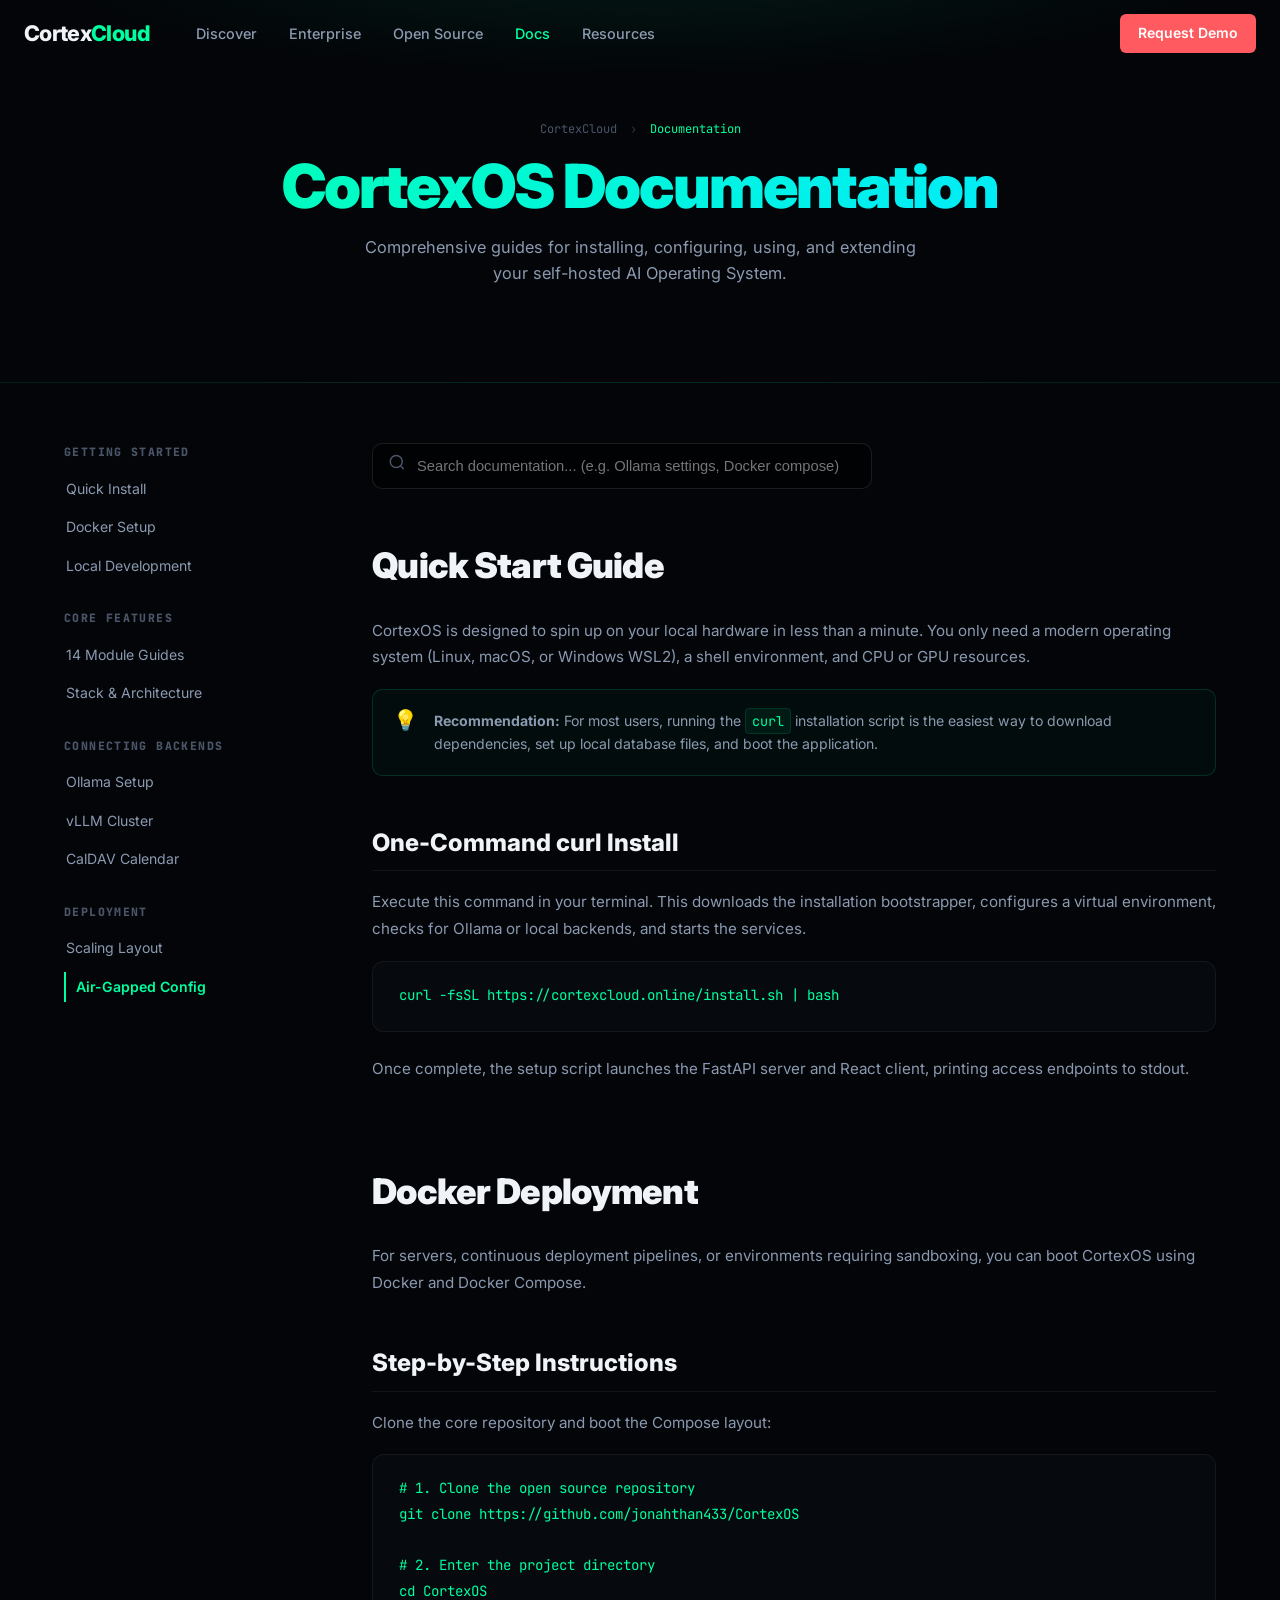
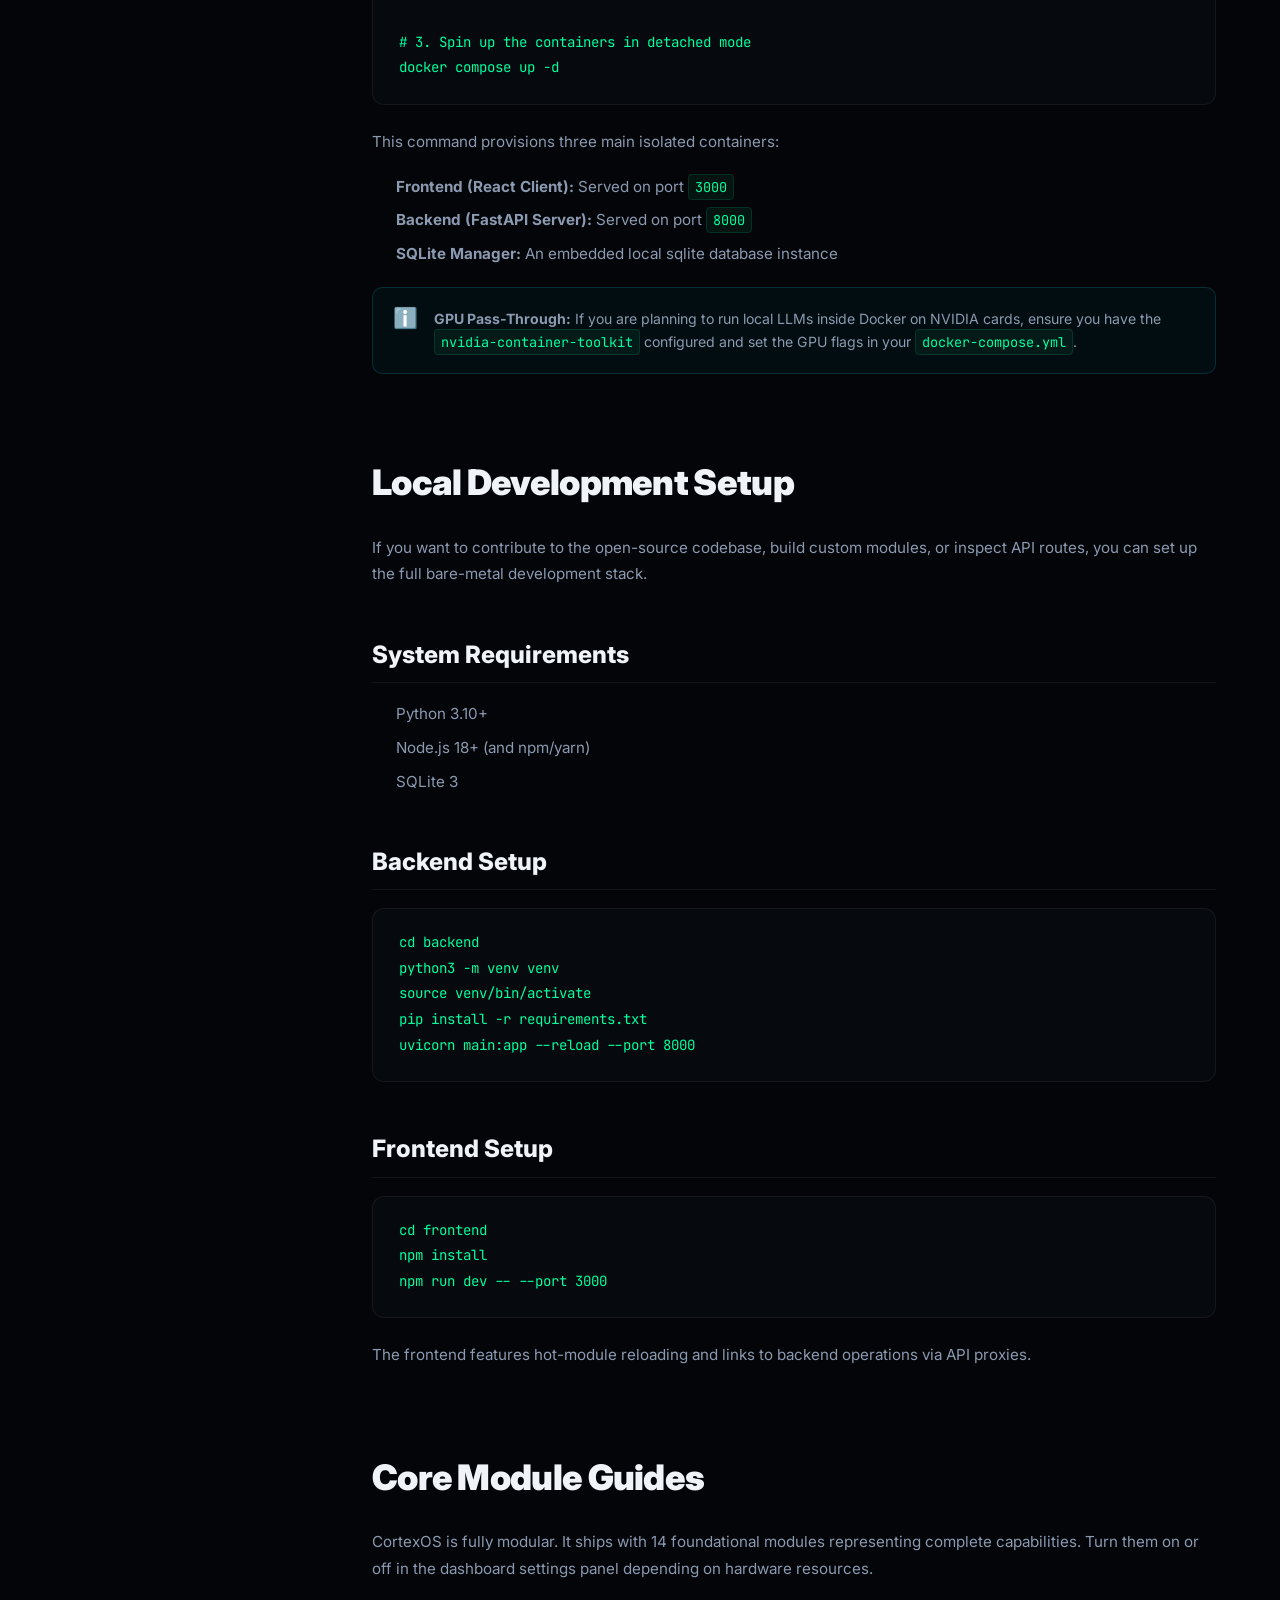
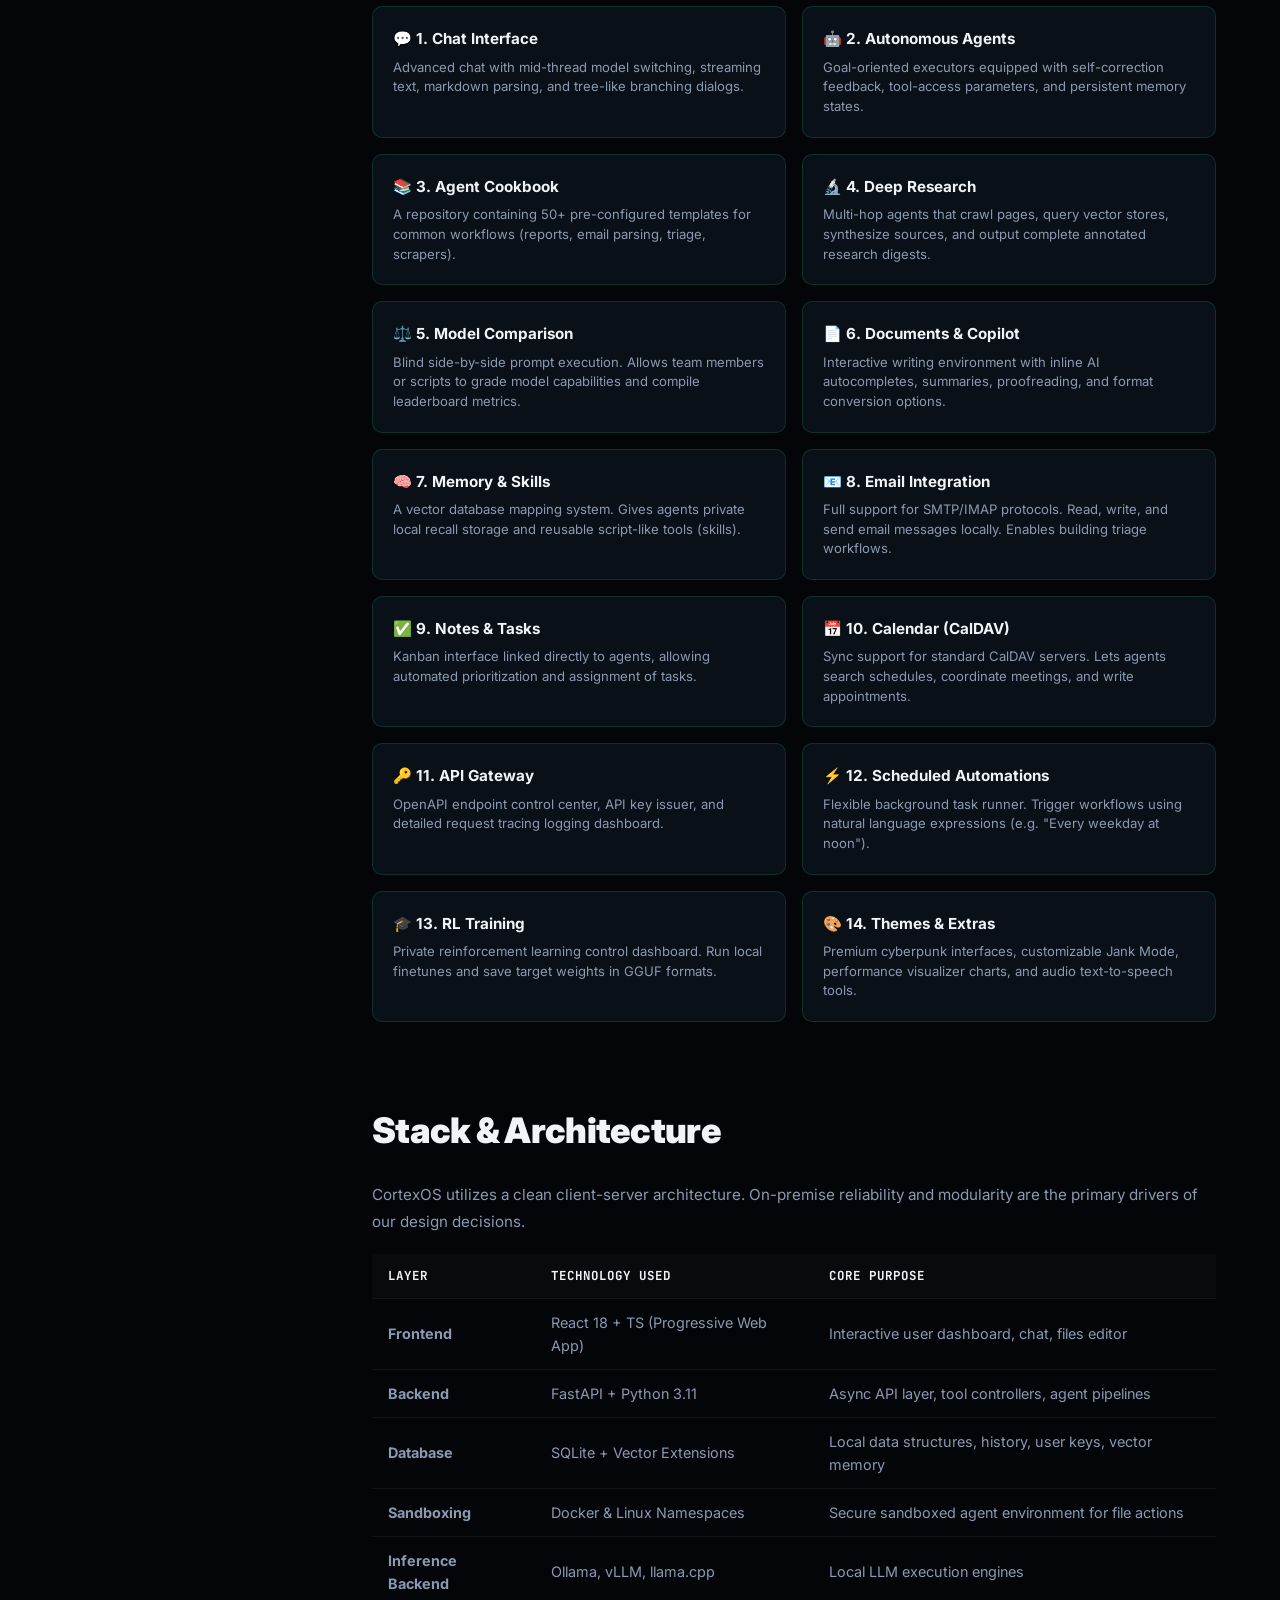
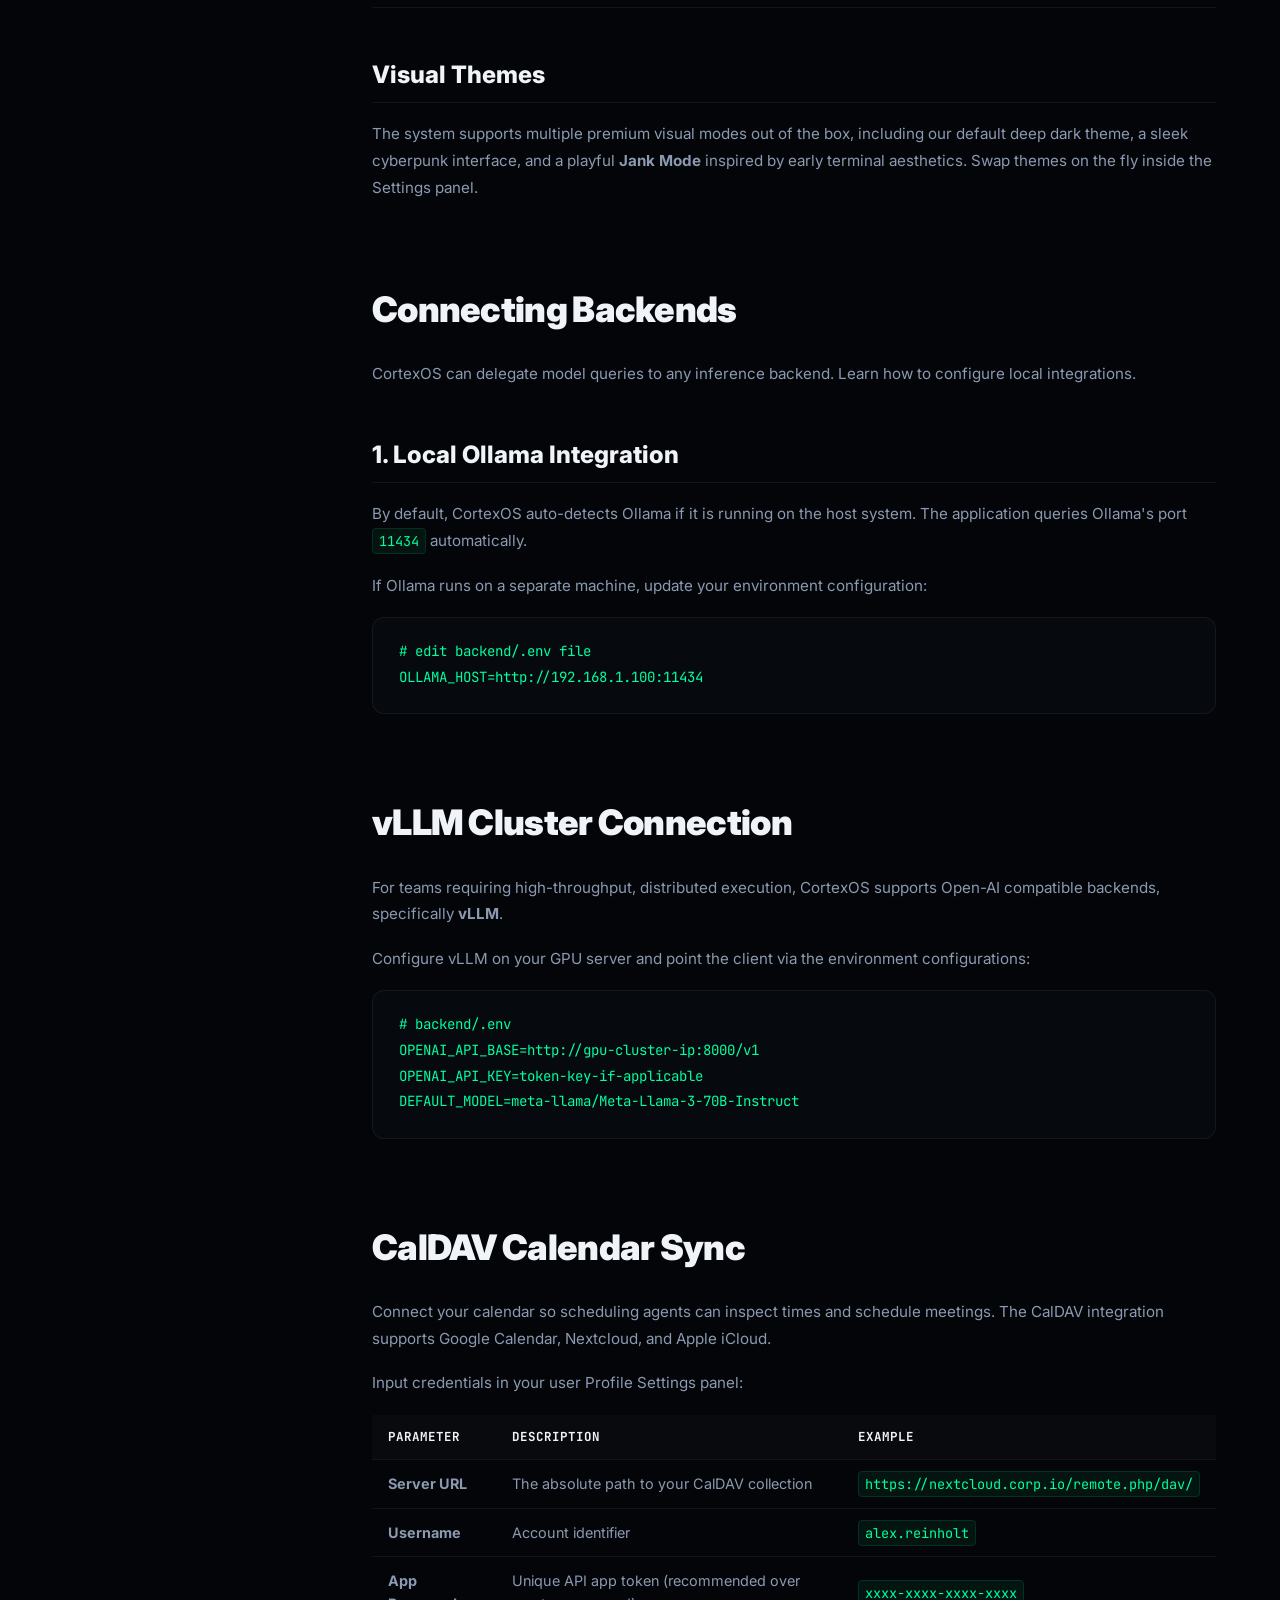
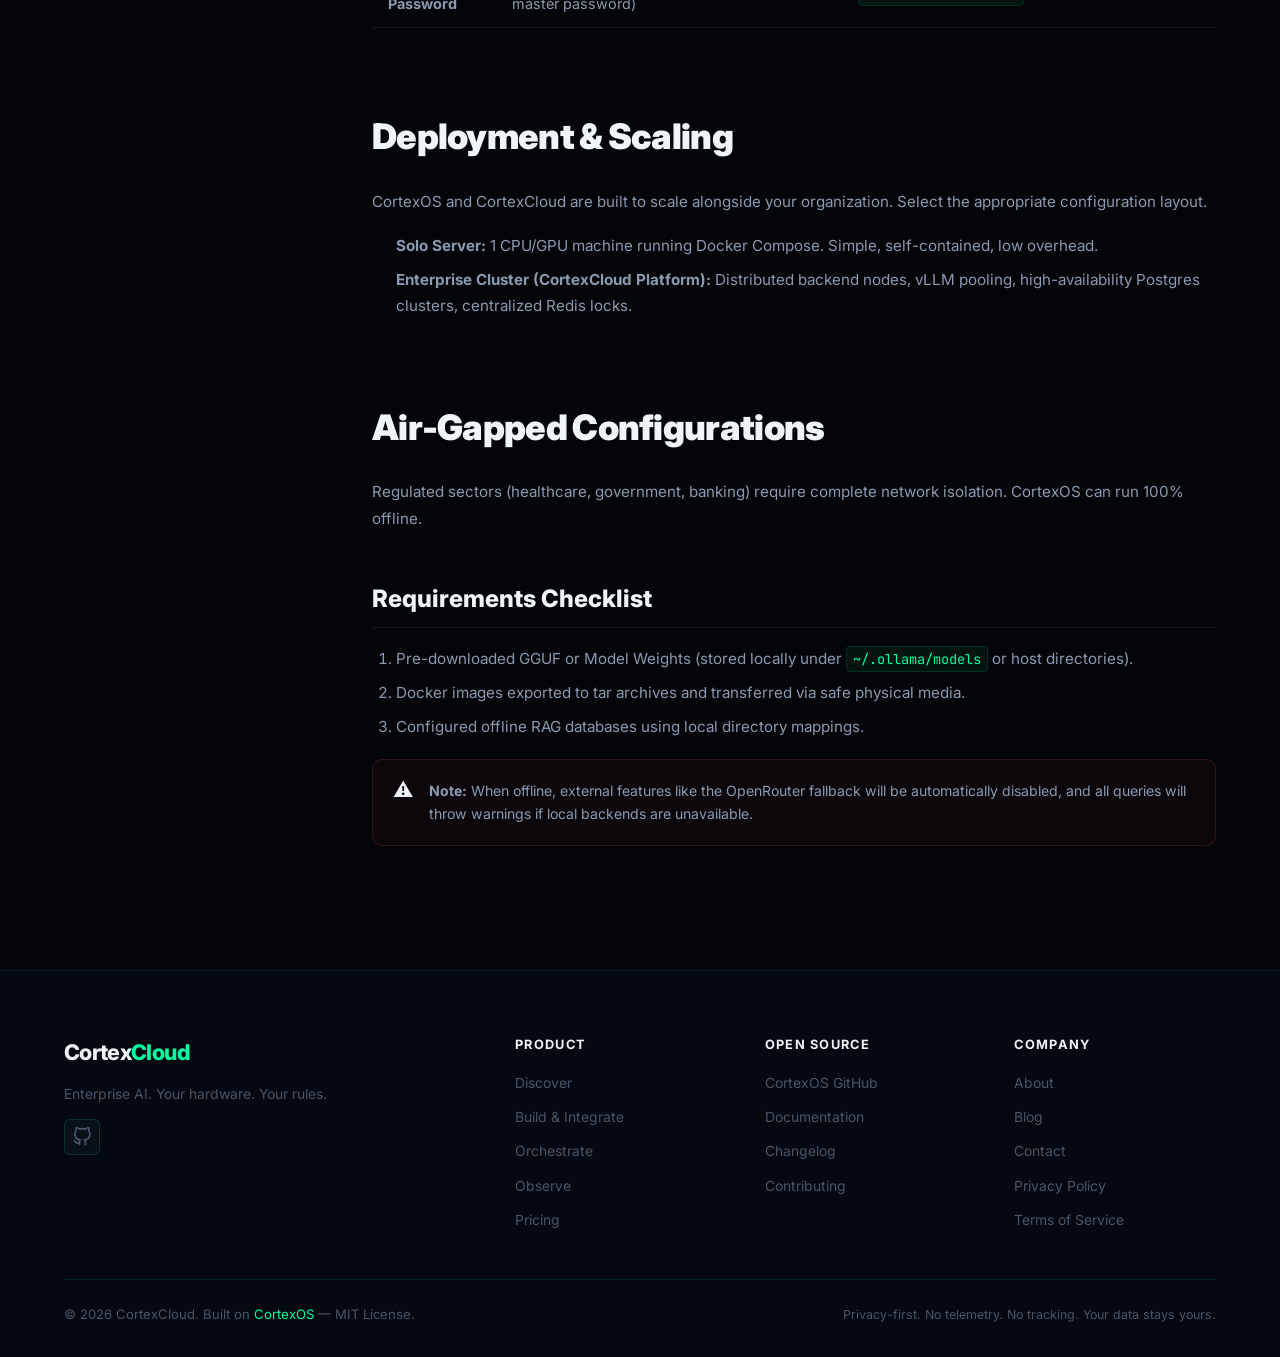
<file: docs.html>
<!DOCTYPE html>
<html lang="en">
<head>
  <meta charset="UTF-8" />
  <meta name="viewport" content="width=device-width, initial-scale=1.0" />
  <title>CortexOS Documentation | CortexCloud</title>
  <meta name="description" content="Comprehensive guides for installing, configuring, using, and extending CortexOS—the self-hosted AI operating system." />
  <link rel="preconnect" href="https://fonts.googleapis.com" />
  <link rel="preconnect" href="https://fonts.gstatic.com" crossorigin />
  <link href="https://fonts.googleapis.com/css2?family=Inter:wght@300;400;500;600;700;800;900&family=JetBrains+Mono:wght@400;500;700&display=swap" rel="stylesheet" />
  <link rel="stylesheet" href="style.css" />
  <link rel="icon" type="image/png" href="logo.png" />
  <style>
    /* =====================================================
       DOCS PAGE CUSTOM LAYOUT & STYLES
       ===================================================== */
    .docs-hero {
      background: radial-gradient(ellipse 80% 50% at 50% -10%, rgba(0,255,159,0.08) 0%, transparent 60%);
      padding: 120px 0 60px;
      border-bottom: 1px solid var(--border-subtle);
    }
    .docs-container {
      display: grid;
      grid-template-columns: 260px 1fr;
      gap: 48px;
      align-items: start;
      padding: 60px 0 100px;
    }
    
    /* Sidebar Navigation */
    .docs-sidebar {
      position: sticky;
      top: 100px;
      max-height: calc(100vh - 140px);
      overflow-y: auto;
      padding-right: 16px;
    }
    .docs-sidebar::-webkit-scrollbar {
      width: 4px;
    }
    .docs-sidebar::-webkit-scrollbar-track {
      background: transparent;
    }
    .docs-sidebar::-webkit-scrollbar-thumb {
      background: rgba(255, 255, 255, 0.1);
      border-radius: 99px;
    }
    .docs-sidebar::-webkit-scrollbar-thumb:hover {
      background: rgba(0, 255, 159, 0.4);
    }
    .sidebar-group {
      margin-bottom: 28px;
    }
    .sidebar-group-title {
      font-size: 0.72rem;
      font-weight: 800;
      text-transform: uppercase;
      letter-spacing: 0.12em;
      color: var(--text-muted);
      margin-bottom: 12px;
      font-family: var(--font-mono);
    }
    .sidebar-links {
      list-style: none;
      padding: 0;
      margin: 0;
      display: flex;
      flex-direction: column;
      gap: 8px;
    }
    .sidebar-link {
      font-size: 0.88rem;
      color: var(--text-secondary);
      text-decoration: none;
      transition: color 0.2s, padding-left 0.2s;
      display: block;
      padding: 4px 0;
      border-left: 2px solid transparent;
      padding-left: 0;
    }
    .sidebar-link:hover {
      color: #00FF9F;
      padding-left: 8px;
    }
    .sidebar-link.active {
      color: #00FF9F;
      font-weight: 600;
      border-left-color: #00FF9F;
      padding-left: 10px;
    }

    /* Mobile Accordion Dropdown (collapsible sidebar) */
    .mobile-docs-nav {
      display: none;
      margin-bottom: 32px;
      background: var(--bg-card);
      border: 1px solid var(--border-card);
      border-radius: 12px;
      overflow: hidden;
    }
    .mobile-nav-header {
      padding: 16px 20px;
      display: flex;
      justify-content: space-between;
      align-items: center;
      cursor: pointer;
      font-weight: 700;
      font-size: 0.9rem;
      color: var(--text-primary);
      user-select: none;
    }
    .mobile-nav-header::after {
      content: '▼';
      font-size: 0.75rem;
      color: var(--green);
      transition: transform 0.2s;
    }
    .mobile-docs-nav.open .mobile-nav-header::after {
      transform: rotate(180deg);
    }
    .mobile-nav-content {
      display: none;
      padding: 10px 20px 20px;
      border-top: 1px solid rgba(255,255,255,0.06);
      max-height: 380px;
      overflow-y: auto;
    }
    .mobile-docs-nav.open .mobile-nav-content {
      display: block;
    }

    /* Main Docs Content Area */
    .docs-content {
      min-width: 0; /* Prevents overflow inside flex/grid items */
    }
    .docs-content section {
      margin-bottom: 80px;
      scroll-margin-top: 100px;
    }
    .docs-content section:last-child {
      margin-bottom: 0;
    }
    
    /* Search Bar Mock */
    .docs-search-wrap {
      position: relative;
      margin-bottom: 48px;
      max-width: 500px;
    }
    .docs-search-input {
      width: 100%;
      background: rgba(0,0,0,0.45);
      border: 1px solid rgba(255,255,255,0.1);
      border-radius: 10px;
      padding: 14px 16px 14px 44px;
      color: var(--text-primary);
      font-size: 0.92rem;
      transition: border-color 0.2s, box-shadow 0.2s;
      outline: none;
    }
    .docs-search-input:focus {
      border-color: rgba(0,255,159,0.35);
      box-shadow: 0 0 16px rgba(0,255,159,0.1);
    }
    .docs-search-icon {
      position: absolute;
      left: 16px;
      top: 50%;
      transform: translateY(-50%);
      color: var(--text-muted);
      pointer-events: none;
    }

    /* Typography & Core Elements inside Docs Content */
    .docs-content h1 {
      font-size: 2.2rem;
      font-weight: 900;
      color: var(--text-primary);
      margin-bottom: 24px;
      letter-spacing: -0.02em;
    }
    .docs-content h2 {
      font-size: 1.5rem;
      font-weight: 800;
      color: var(--text-primary);
      margin-top: 48px;
      margin-bottom: 18px;
      padding-bottom: 8px;
      border-bottom: 1px solid rgba(255,255,255,0.06);
    }
    .docs-content h3 {
      font-size: 1.15rem;
      font-weight: 700;
      color: var(--text-primary);
      margin-top: 32px;
      margin-bottom: 12px;
    }
    .docs-content p {
      font-size: 0.95rem;
      color: var(--text-secondary);
      line-height: 1.75;
      margin-bottom: 18px;
    }
    .docs-content ul, .docs-content ol {
      padding-left: 24px;
      margin-bottom: 20px;
      color: var(--text-secondary);
    }
    .docs-content li {
      font-size: 0.95rem;
      line-height: 1.7;
      margin-bottom: 8px;
    }
    
    /* Code Blocks */
    .docs-content code {
      font-family: var(--font-mono);
      font-size: 0.85rem;
      color: #00FF9F;
      background: rgba(0,255,159,0.06);
      padding: 3px 6px;
      border-radius: 4px;
      border: 1px solid rgba(0,255,159,0.12);
    }
    .docs-content pre {
      background: #06090e;
      border: 1px solid rgba(255,255,255,0.06);
      border-radius: 12px;
      padding: 22px 26px;
      overflow-x: auto;
      margin-bottom: 24px;
    }
    .docs-content pre code {
      background: transparent;
      border: none;
      padding: 0;
      color: #00FF9F;
      font-size: 0.88rem;
      line-height: 1.6;
    }

    /* Info Alerts */
    .docs-alert {
      display: flex;
      gap: 16px;
      background: rgba(0, 229, 255, 0.04);
      border: 1px solid rgba(0, 229, 255, 0.15);
      border-radius: 10px;
      padding: 20px;
      margin-bottom: 24px;
    }
    .docs-alert.tip {
      background: rgba(0, 255, 159, 0.03);
      border-color: rgba(0, 255, 159, 0.15);
    }
    .docs-alert.warning {
      background: rgba(255, 90, 95, 0.04);
      border-color: rgba(255, 90, 95, 0.15);
    }
    .alert-icon { font-size: 1.25rem; flex-shrink: 0; line-height: 1; }
    .alert-content p { font-size: 0.88rem; margin: 0; line-height: 1.6; }
    .alert-content pstrong { color: var(--text-primary); }

    /* Module Description Cards Grid */
    .docs-modules-grid {
      display: grid;
      grid-template-columns: 1fr 1fr;
      gap: 16px;
      margin-top: 24px;
      margin-bottom: 32px;
    }
    .docs-mod-card {
      background: var(--bg-card);
      border: 1px solid var(--border-card);
      border-radius: 10px;
      padding: 20px;
      transition: border-color 0.2s;
    }
    .docs-mod-card:hover {
      border-color: rgba(0,255,159,0.2);
    }
    .docs-mod-card h4 {
      font-size: 0.95rem;
      font-weight: 700;
      color: var(--text-primary);
      margin-bottom: 6px;
      display: flex;
      align-items: center;
      gap: 8px;
    }
    .docs-mod-card p {
      font-size: 0.82rem;
      color: var(--text-secondary);
      line-height: 1.5;
      margin: 0;
    }

    /* Tech Stack & Connectors Tables */
    .docs-table {
      width: 100%;
      border-collapse: collapse;
      margin-bottom: 32px;
      font-size: 0.9rem;
    }
    .docs-table th, .docs-table td {
      padding: 12px 16px;
      text-align: left;
      border-bottom: 1px solid rgba(255,255,255,0.06);
    }
    .docs-table th {
      font-weight: 700;
      color: var(--text-primary);
      background: rgba(255,255,255,0.02);
      font-family: var(--font-mono);
      font-size: 0.78rem;
      text-transform: uppercase;
      letter-spacing: 0.08em;
    }
    .docs-table td {
      color: var(--text-secondary);
    }
    .docs-table tr:hover td {
      background: rgba(255,255,255,0.01);
    }

    /* Navigation helper link style */
    .nav-link-active {
      color: #00FF9F !important;
    }

    @media (max-width: 1024px) {
      .docs-container {
        grid-template-columns: 1fr;
        gap: 0;
        padding-top: 32px;
      }
      .docs-sidebar {
        display: none;
      }
      .mobile-docs-nav {
        display: block;
      }
      .docs-modules-grid {
        grid-template-columns: 1fr;
      }
    }
    @media (max-width: 768px) {
      .docs-hero {
        padding: 90px 0 40px;
      }
      .docs-table {
        display: block;
        width: 100%;
        overflow-x: auto;
        -webkit-overflow-scrolling: touch;
      }
    }
  </style>
</head>
<body>

  <!-- ============ NAVBAR ============ -->
  <header class="navbar" id="navbar">
    <div class="nav-inner">
      <a href="index.html" class="nav-logo" id="nav-logo-link" aria-label="CortexCloud Home">
        <span class="nav-logo-text">Cortex<span class="logo-accent">Cloud</span></span>
      </a>
      <nav class="nav-links" id="nav-links" aria-label="Main Navigation">
        <a href="index.html#discover" class="nav-link" id="nav-discover">Discover</a>
        <a href="agent-management-platform.html" class="nav-link" id="nav-enterprise">Enterprise</a>
        <a href="opensource.html" class="nav-link" id="nav-oss">Open Source</a>
        <a href="docs.html" class="nav-link nav-link-active" id="nav-docs">Docs</a>
        <a href="resources.html" class="nav-link" id="nav-resources">Resources</a>
      </nav>
      <div class="nav-actions">
        <a href="https://calendly.com/ampwerajonathan50/30min" class="btn-demo" id="btn-demo-nav" target="_blank" rel="noopener">Request Demo</a>
      </div>
      <button class="nav-hamburger" id="nav-hamburger" aria-label="Open menu" aria-expanded="false">
        <span></span><span></span><span></span>
      </button>
    </div>
  </header>
  <div class="mobile-menu" id="mobile-menu" aria-hidden="true">
    <a href="index.html#discover" class="mobile-link">Discover</a>
    <a href="agent-management-platform.html" class="mobile-link">Enterprise</a>
    <a href="opensource.html" class="mobile-link">Open Source</a>
    <a href="docs.html" class="mobile-link nav-link-active">Docs</a>
    <a href="resources.html" class="mobile-link">Resources</a>
    <div class="mobile-actions">
      <a href="https://calendly.com/ampwerajonathan50/30min" class="btn-demo" target="_blank" rel="noopener">Request Demo</a>
    </div>
  </div>

  <main>

    <!-- ============ HERO ============ -->
    <section class="docs-hero">
      <div class="container" style="text-align:center;">
        <div class="breadcrumb" style="justify-content:center; font-size:0.75rem; color:var(--text-muted); font-family:var(--font-mono); margin-bottom:14px;">
          <a href="index.html" style="color:var(--text-muted); text-decoration:none;">CortexCloud</a>
          <span style="margin: 0 6px; color:rgba(255,255,255,0.2);">›</span>
          <span style="color:#00FF9F;">Documentation</span>
        </div>
        <h1 class="hero-title title-gradient" style="font-size:clamp(2.2rem, 5vw, 3.8rem); font-weight:900; margin-bottom:14px; letter-spacing:-0.03em;">
          CortexOS Documentation
        </h1>
        <p class="hero-sub" style="max-width:580px; margin-inline:auto; font-size:1.02rem; color:var(--text-secondary); line-height:1.6;">
          Comprehensive guides for installing, configuring, using, and extending your self-hosted AI Operating System.
        </p>
      </div>
    </section>

    <!-- ============ MAIN CONTENT AREA ============ -->
    <div class="container">
      <div class="docs-container">

        <!-- Desktop Sidebar -->
        <aside class="docs-sidebar" aria-label="Documentation Navigation">
          <div class="sidebar-group">
            <div class="sidebar-group-title">Getting Started</div>
            <ul class="sidebar-links">
              <li><a href="#quick-install" class="sidebar-link active">Quick Install</a></li>
              <li><a href="#docker-deploy" class="sidebar-link">Docker Setup</a></li>
              <li><a href="#local-dev" class="sidebar-link">Local Development</a></li>
            </ul>
          </div>
          <div class="sidebar-group">
            <div class="sidebar-group-title">Core Features</div>
            <ul class="sidebar-links">
              <li><a href="#modular-features" class="sidebar-link">14 Module Guides</a></li>
              <li><a href="#stack-arch" class="sidebar-link">Stack &amp; Architecture</a></li>
            </ul>
          </div>
          <div class="sidebar-group">
            <div class="sidebar-group-title">Connecting Backends</div>
            <ul class="sidebar-links">
              <li><a href="#backend-ollama" class="sidebar-link">Ollama Setup</a></li>
              <li><a href="#backend-vllm" class="sidebar-link">vLLM Cluster</a></li>
              <li><a href="#backend-caldav" class="sidebar-link">CalDAV Calendar</a></li>
            </ul>
          </div>
          <div class="sidebar-group">
            <div class="sidebar-group-title">Deployment</div>
            <ul class="sidebar-links">
              <li><a href="#deploy-scale" class="sidebar-link">Scaling Layout</a></li>
              <li><a href="#deploy-airgapped" class="sidebar-link">Air-Gapped Config</a></li>
            </ul>
          </div>
        </aside>

        <!-- Mobile Navigation Accordion Selector -->
        <nav class="mobile-docs-nav" id="mobile-docs-nav" aria-label="Mobile Documentation Navigation">
          <div class="mobile-nav-header" id="mobile-nav-title">Browse Documentation Chapters</div>
          <div class="mobile-nav-content">
            <div style="font-weight: 800; font-size: 0.7rem; color: var(--text-muted); text-transform: uppercase; margin-bottom: 8px; font-family: var(--font-mono);">Getting Started</div>
            <a href="#quick-install" class="mobile-link" style="display:block; padding:8px 0; color:var(--text-secondary); text-decoration:none; font-size:0.88rem;">Quick Install</a>
            <a href="#docker-deploy" class="mobile-link" style="display:block; padding:8px 0; color:var(--text-secondary); text-decoration:none; font-size:0.88rem;">Docker Setup</a>
            <a href="#local-dev" class="mobile-link" style="display:block; padding:8px 0; color:var(--text-secondary); text-decoration:none; font-size:0.88rem;">Local Development</a>

            <div style="font-weight: 800; font-size: 0.7rem; color: var(--text-muted); text-transform: uppercase; margin-top: 16px; margin-bottom: 8px; font-family: var(--font-mono);">Core Features</div>
            <a href="#modular-features" class="mobile-link" style="display:block; padding:8px 0; color:var(--text-secondary); text-decoration:none; font-size:0.88rem;">14 Module Guides</a>
            <a href="#stack-arch" class="mobile-link" style="display:block; padding:8px 0; color:var(--text-secondary); text-decoration:none; font-size:0.88rem;">Stack &amp; Architecture</a>

            <div style="font-weight: 800; font-size: 0.7rem; color: var(--text-muted); text-transform: uppercase; margin-top: 16px; margin-bottom: 8px; font-family: var(--font-mono);">Connecting Backends</div>
            <a href="#backend-ollama" class="mobile-link" style="display:block; padding:8px 0; color:var(--text-secondary); text-decoration:none; font-size:0.88rem;">Ollama Setup</a>
            <a href="#backend-vllm" class="mobile-link" style="display:block; padding:8px 0; color:var(--text-secondary); text-decoration:none; font-size:0.88rem;">vLLM Cluster</a>
            <a href="#backend-caldav" class="mobile-link" style="display:block; padding:8px 0; color:var(--text-secondary); text-decoration:none; font-size:0.88rem;">CalDAV Calendar</a>

            <div style="font-weight: 800; font-size: 0.7rem; color: var(--text-muted); text-transform: uppercase; margin-top: 16px; margin-bottom: 8px; font-family: var(--font-mono);">Deployment</div>
            <a href="#deploy-scale" class="mobile-link" style="display:block; padding:8px 0; color:var(--text-secondary); text-decoration:none; font-size:0.88rem;">Scaling Layout</a>
            <a href="#deploy-airgapped" class="mobile-link" style="display:block; padding:8px 0; color:var(--text-secondary); text-decoration:none; font-size:0.88rem;">Air-Gapped Config</a>
          </div>
        </nav>

        <!-- Main Content Area -->
        <article class="docs-content" id="docs-content">

          <!-- Mock Search Bar -->
          <div class="docs-search-wrap">
            <span class="docs-search-icon" role="img" aria-hidden="true">
              <svg width="18" height="18" viewBox="0 0 24 24" fill="none" stroke="currentColor" stroke-width="2"><circle cx="11" cy="11" r="8"/><line x1="21" y1="21" x2="16.65" y2="16.65"/></svg>
            </span>
            <input type="text" class="docs-search-input" placeholder="Search documentation... (e.g. Ollama settings, Docker compose)" aria-label="Search documentation" />
          </div>

          <!-- SECTION: QUICK INSTALL -->
          <section id="quick-install">
            <h1>Quick Start Guide</h1>
            <p>
              CortexOS is designed to spin up on your local hardware in less than a minute. You only need a modern operating system (Linux, macOS, or Windows WSL2), a shell environment, and CPU or GPU resources.
            </p>

            <div class="docs-alert tip" role="alert">
              <span class="alert-icon">💡</span>
              <div class="alert-content">
                <p><strong>Recommendation:</strong> For most users, running the <code>curl</code> installation script is the easiest way to download dependencies, set up local database files, and boot the application.</p>
              </div>
            </div>

            <h2>One-Command curl Install</h2>
            <p>Execute this command in your terminal. This downloads the installation bootstrapper, configures a virtual environment, checks for Ollama or local backends, and starts the services.</p>
            
            <pre><code>curl -fsSL https://cortexcloud.online/install.sh | bash</code></pre>

            <p>
              Once complete, the setup script launches the FastAPI server and React client, printing access endpoints to stdout.
            </p>
          </section>

          <!-- SECTION: DOCKER SETUP -->
          <section id="docker-deploy">
            <h1>Docker Deployment</h1>
            <p>
              For servers, continuous deployment pipelines, or environments requiring sandboxing, you can boot CortexOS using Docker and Docker Compose.
            </p>

            <h2>Step-by-Step Instructions</h2>
            <p>Clone the core repository and boot the Compose layout:</p>
            
            <pre><code># 1. Clone the open source repository
git clone https://github.com/jonahthan433/CortexOS

# 2. Enter the project directory
cd CortexOS

# 3. Spin up the containers in detached mode
docker compose up -d</code></pre>

            <p>
              This command provisions three main isolated containers:
            </p>
            <ul>
              <li><strong>Frontend (React Client):</strong> Served on port <code>3000</code></li>
              <li><strong>Backend (FastAPI Server):</strong> Served on port <code>8000</code></li>
              <li><strong>SQLite Manager:</strong> An embedded local sqlite database instance</li>
            </ul>

            <div class="docs-alert" role="alert">
              <span class="alert-icon">ℹ️</span>
              <div class="alert-content">
                <p><strong>GPU Pass-Through:</strong> If you are planning to run local LLMs inside Docker on NVIDIA cards, ensure you have the <code>nvidia-container-toolkit</code> configured and set the GPU flags in your <code>docker-compose.yml</code>.</p>
              </div>
            </div>
          </section>

          <!-- SECTION: LOCAL DEVELOPMENT -->
          <section id="local-dev">
            <h1>Local Development Setup</h1>
            <p>
              If you want to contribute to the open-source codebase, build custom modules, or inspect API routes, you can set up the full bare-metal development stack.
            </p>

            <h2>System Requirements</h2>
            <ul style="margin-bottom: 24px;">
              <li>Python 3.10+</li>
              <li>Node.js 18+ (and npm/yarn)</li>
              <li>SQLite 3</li>
            </ul>

            <h2>Backend Setup</h2>
            <pre><code>cd backend
python3 -m venv venv
source venv/bin/activate
pip install -r requirements.txt
uvicorn main:app --reload --port 8000</code></pre>

            <h2>Frontend Setup</h2>
            <pre><code>cd frontend
npm install
npm run dev -- --port 3000</code></pre>

            <p>
              The frontend features hot-module reloading and links to backend operations via API proxies.
            </p>
          </section>

          <!-- SECTION: MODULES -->
          <section id="modular-features">
            <h1>Core Module Guides</h1>
            <p>
              CortexOS is fully modular. It ships with 14 foundational modules representing complete capabilities. Turn them on or off in the dashboard settings panel depending on hardware resources.
            </p>

            <div class="docs-modules-grid">
              
              <!-- 1 -->
              <div class="docs-mod-card">
                <h4>💬 1. Chat Interface</h4>
                <p>Advanced chat with mid-thread model switching, streaming text, markdown parsing, and tree-like branching dialogs.</p>
              </div>

              <!-- 2 -->
              <div class="docs-mod-card">
                <h4>🤖 2. Autonomous Agents</h4>
                <p>Goal-oriented executors equipped with self-correction feedback, tool-access parameters, and persistent memory states.</p>
              </div>

              <!-- 3 -->
              <div class="docs-mod-card">
                <h4>📚 3. Agent Cookbook</h4>
                <p>A repository containing 50+ pre-configured templates for common workflows (reports, email parsing, triage, scrapers).</p>
              </div>

              <!-- 4 -->
              <div class="docs-mod-card">
                <h4>🔬 4. Deep Research</h4>
                <p>Multi-hop agents that crawl pages, query vector stores, synthesize sources, and output complete annotated research digests.</p>
              </div>

              <!-- 5 -->
              <div class="docs-mod-card">
                <h4>⚖️ 5. Model Comparison</h4>
                <p>Blind side-by-side prompt execution. Allows team members or scripts to grade model capabilities and compile leaderboard metrics.</p>
              </div>

              <!-- 6 -->
              <div class="docs-mod-card">
                <h4>📄 6. Documents &amp; Copilot</h4>
                <p>Interactive writing environment with inline AI autocompletes, summaries, proofreading, and format conversion options.</p>
              </div>

              <!-- 7 -->
              <div class="docs-mod-card">
                <h4>🧠 7. Memory &amp; Skills</h4>
                <p>A vector database mapping system. Gives agents private local recall storage and reusable script-like tools (skills).</p>
              </div>

              <!-- 8 -->
              <div class="docs-mod-card">
                <h4>📧 8. Email Integration</h4>
                <p>Full support for SMTP/IMAP protocols. Read, write, and send email messages locally. Enables building triage workflows.</p>
              </div>

              <!-- 9 -->
              <div class="docs-mod-card">
                <h4>✅ 9. Notes &amp; Tasks</h4>
                <p>Kanban interface linked directly to agents, allowing automated prioritization and assignment of tasks.</p>
              </div>

              <!-- 10 -->
              <div class="docs-mod-card">
                <h4>📅 10. Calendar (CalDAV)</h4>
                <p>Sync support for standard CalDAV servers. Lets agents search schedules, coordinate meetings, and write appointments.</p>
              </div>

              <!-- 11 -->
              <div class="docs-mod-card">
                <h4>🔑 11. API Gateway</h4>
                <p>OpenAPI endpoint control center, API key issuer, and detailed request tracing logging dashboard.</p>
              </div>

              <!-- 12 -->
              <div class="docs-mod-card">
                <h4>⚡ 12. Scheduled Automations</h4>
                <p>Flexible background task runner. Trigger workflows using natural language expressions (e.g. "Every weekday at noon").</p>
              </div>

              <!-- 13 -->
              <div class="docs-mod-card">
                <h4>🎓 13. RL Training</h4>
                <p>Private reinforcement learning control dashboard. Run local finetunes and save target weights in GGUF formats.</p>
              </div>

              <!-- 14 -->
              <div class="docs-mod-card">
                <h4>🎨 14. Themes &amp; Extras</h4>
                <p>Premium cyberpunk interfaces, customizable Jank Mode, performance visualizer charts, and audio text-to-speech tools.</p>
              </div>

            </div>
          </section>

          <!-- SECTION: ARCHITECTURE -->
          <section id="stack-arch">
            <h1>Stack &amp; Architecture</h1>
            <p>
              CortexOS utilizes a clean client-server architecture. On-premise reliability and modularity are the primary drivers of our design decisions.
            </p>

            <table class="docs-table" aria-label="System Architecture Stack">
              <thead>
                <tr>
                  <th>Layer</th>
                  <th>Technology Used</th>
                  <th>Core Purpose</th>
                </tr>
              </thead>
              <tbody>
                <tr>
                  <td><strong>Frontend</strong></td>
                  <td>React 18 + TS (Progressive Web App)</td>
                  <td>Interactive user dashboard, chat, files editor</td>
                </tr>
                <tr>
                  <td><strong>Backend</strong></td>
                  <td>FastAPI + Python 3.11</td>
                  <td>Async API layer, tool controllers, agent pipelines</td>
                </tr>
                <tr>
                  <td><strong>Database</strong></td>
                  <td>SQLite + Vector Extensions</td>
                  <td>Local data structures, history, user keys, vector memory</td>
                </tr>
                <tr>
                  <td><strong>Sandboxing</strong></td>
                  <td>Docker &amp; Linux Namespaces</td>
                  <td>Secure sandboxed agent environment for file actions</td>
                </tr>
                <tr>
                  <td><strong>Inference Backend</strong></td>
                  <td>Ollama, vLLM, llama.cpp</td>
                  <td>Local LLM execution engines</td>
                </tr>
              </tbody>
            </table>

            <h2>Visual Themes</h2>
            <p>
              The system supports multiple premium visual modes out of the box, including our default deep dark theme, a sleek cyberpunk interface, and a playful <strong>Jank Mode</strong> inspired by early terminal aesthetics. Swap themes on the fly inside the Settings panel.
            </p>
          </section>

          <!-- SECTION: BACKENDS -->
          <section id="backend-ollama">
            <h1>Connecting Backends</h1>
            <p>
              CortexOS can delegate model queries to any inference backend. Learn how to configure local integrations.
            </p>

            <h2>1. Local Ollama Integration</h2>
            <p>
              By default, CortexOS auto-detects Ollama if it is running on the host system. The application queries Ollama's port <code>11434</code> automatically.
            </p>
            <p>If Ollama runs on a separate machine, update your environment configuration:</p>
            <pre><code># edit backend/.env file
OLLAMA_HOST=http://192.168.1.100:11434</code></pre>
          </section>

          <section id="backend-vllm">
            <h1>vLLM Cluster Connection</h1>
            <p>
              For teams requiring high-throughput, distributed execution, CortexOS supports Open-AI compatible backends, specifically <strong>vLLM</strong>.
            </p>
            <p>Configure vLLM on your GPU server and point the client via the environment configurations:</p>
            <pre><code># backend/.env
OPENAI_API_BASE=http://gpu-cluster-ip:8000/v1
OPENAI_API_KEY=token-key-if-applicable
DEFAULT_MODEL=meta-llama/Meta-Llama-3-70B-Instruct</code></pre>
          </section>

          <section id="backend-caldav">
            <h1>CalDAV Calendar Sync</h1>
            <p>
              Connect your calendar so scheduling agents can inspect times and schedule meetings. The CalDAV integration supports Google Calendar, Nextcloud, and Apple iCloud.
            </p>
            <p>Input credentials in your user Profile Settings panel:</p>
            <table class="docs-table" aria-label="CalDAV parameters">
              <thead>
                <tr>
                  <th>Parameter</th>
                  <th>Description</th>
                  <th>Example</th>
                </tr>
              </thead>
              <tbody>
                <tr>
                  <td><strong>Server URL</strong></td>
                  <td>The absolute path to your CalDAV collection</td>
                  <td><code>https://nextcloud.corp.io/remote.php/dav/</code></td>
                </tr>
                <tr>
                  <td><strong>Username</strong></td>
                  <td>Account identifier</td>
                  <td><code>alex.reinholt</code></td>
                </tr>
                <tr>
                  <td><strong>App Password</strong></td>
                  <td>Unique API app token (recommended over master password)</td>
                  <td><code>xxxx-xxxx-xxxx-xxxx</code></td>
                </tr>
              </tbody>
            </table>
          </section>

          <!-- SECTION: DEPLOYMENT & SCALING -->
          <section id="deploy-scale">
            <h1>Deployment &amp; Scaling</h1>
            <p>
              CortexOS and CortexCloud are built to scale alongside your organization. Select the appropriate configuration layout.
            </p>
            <ul>
              <li><strong>Solo Server:</strong> 1 CPU/GPU machine running Docker Compose. Simple, self-contained, low overhead.</li>
              <li><strong>Enterprise Cluster (CortexCloud Platform):</strong> Distributed backend nodes, vLLM pooling, high-availability Postgres clusters, centralized Redis locks.</li>
            </ul>
          </section>

          <section id="deploy-airgapped">
            <h1>Air-Gapped Configurations</h1>
            <p>
              Regulated sectors (healthcare, government, banking) require complete network isolation. CortexOS can run 100% offline.
            </p>
            <h2>Requirements Checklist</h2>
            <ol>
              <li>Pre-downloaded GGUF or Model Weights (stored locally under <code>~/.ollama/models</code> or host directories).</li>
              <li>Docker images exported to tar archives and transferred via safe physical media.</li>
              <li>Configured offline RAG databases using local directory mappings.</li>
            </ol>
            <div class="docs-alert warning" role="alert">
              <span class="alert-icon">⚠️</span>
              <div class="alert-content">
                <p><strong>Note:</strong> When offline, external features like the OpenRouter fallback will be automatically disabled, and all queries will throw warnings if local backends are unavailable.</p>
              </div>
            </div>
          </section>

        </article>

      </div>
    </div>

  </main>

  <!-- ============ FOOTER ============ -->
  <footer class="site-footer" id="site-footer">
    <div class="container">
      <div class="footer-top">
        <div class="footer-brand">
          <a href="index.html" class="nav-logo" aria-label="CortexCloud Home">
            <span class="nav-logo-text">Cortex<span class="logo-accent">Cloud</span></span>
          </a>
          <p class="footer-tagline">Enterprise AI. Your hardware. Your rules.</p>
          <div class="footer-social">
            <a href="https://github.com/jonahthan433/CortexOS" class="social-link" target="_blank" rel="noopener" aria-label="GitHub">
              <svg width="20" height="20" viewBox="0 0 24 24" fill="none" stroke="currentColor" stroke-width="2"><path d="M9 19c-5 1.5-5-2.5-7-3m14 6v-3.87a3.37 3.37 0 0 0-.94-2.61c3.14-.35 6.44-1.54 6.44-7A5.44 5.44 0 0 0 20 4.77 5.07 5.07 0 0 0 19.91 1S18.73.65 16 2.48a13.38 13.38 0 0 0-7 0C6.27.65 5.09 1 5.09 1A5.07 5.07 0 0 0 5 4.77a5.44 5.44 0 0 0-1.5 3.78c0 5.42 3.3 6.61 6.44 7A3.37 3.37 0 0 0 9 18.13V22"/></svg>
            </a>
          </div>
        </div>
        <div class="footer-links-group">
          <h4>Product</h4>
          <a href="index.html#discover">Discover</a>
          <a href="index.html#build">Build &amp; Integrate</a>
          <a href="index.html#orchestrate">Orchestrate</a>
          <a href="index.html#observe">Observe</a>
          <a href="index.html#pricing">Pricing</a>
        </div>
        <div class="footer-links-group">
          <h4>Open Source</h4>
          <a href="https://github.com/jonahthan433/CortexOS" target="_blank" rel="noopener">CortexOS GitHub</a>
          <a href="docs.html">Documentation</a>
          <a href="#changelog">Changelog</a>
          <a href="#contributing">Contributing</a>
        </div>
        <div class="footer-links-group">
          <h4>Company</h4>
          <a href="#about">About</a>
          <a href="#blog">Blog</a>
          <a href="mailto:enterprise@cortexcloud.online">Contact</a>
          <a href="#privacy">Privacy Policy</a>
          <a href="#terms">Terms of Service</a>
        </div>
      </div>
      <div class="footer-bottom">
        <p>© 2026 CortexCloud. Built on <a href="https://github.com/jonahthan433/CortexOS" target="_blank" rel="noopener">CortexOS</a> — MIT License.</p>
        <p class="footer-note">Privacy-first. No telemetry. No tracking. Your data stays yours.</p>
      </div>
    </div>
  </footer>

  <script src="main.js"></script>
  <script>
    // =====================================================
    // DOCS PAGE INTERACTIVE SCRIPTS
    // =====================================================

    // 1. Mobile Documentation Accordion Menu
    const mobileNav = document.getElementById('mobile-docs-nav');
    const mobileNavTitle = document.getElementById('mobile-nav-title');
    if (mobileNav && mobileNavTitle) {
      mobileNavTitle.addEventListener('click', () => {
        mobileNav.classList.toggle('open');
      });
      // Close dropdown when selecting links
      mobileNav.querySelectorAll('.mobile-link').forEach(link => {
        link.addEventListener('click', (e) => {
          mobileNav.classList.remove('open');
          const text = link.textContent;
          mobileNavTitle.textContent = `Browse: ${text}`;
        });
      });
    }

    // 2. Sidebar active highlighting on scroll
    const docSections = document.querySelectorAll('article.docs-content section[id]');
    const sidebarLinks = document.querySelectorAll('.docs-sidebar .sidebar-link');
    
    if (docSections.length && sidebarLinks.length) {
      const observer = new IntersectionObserver((entries) => {
        entries.forEach(entry => {
          if (entry.isIntersecting) {
            const id = entry.target.getAttribute('id');
            sidebarLinks.forEach(link => {
              if (link.getAttribute('href') === `#${id}`) {
                link.classList.add('active');
                // Center the active sidebar element
                link.scrollIntoView({ behavior: 'smooth', block: 'nearest' });
              } else {
                link.classList.remove('active');
              }
            });
            // Update mobile header text as well
            if (mobileNavTitle) {
              const activeLink = document.querySelector(`.mobile-link[href="#${id}"]`);
              if (activeLink) {
                mobileNavTitle.textContent = `Browse: ${activeLink.textContent}`;
              }
            }
          }
        });
      }, {
        threshold: 0.2,
        rootMargin: '-100px 0px -40% 0px'
      });

      docSections.forEach(sec => observer.observe(sec));
    }
  </script>
</body>
</html>
</file>
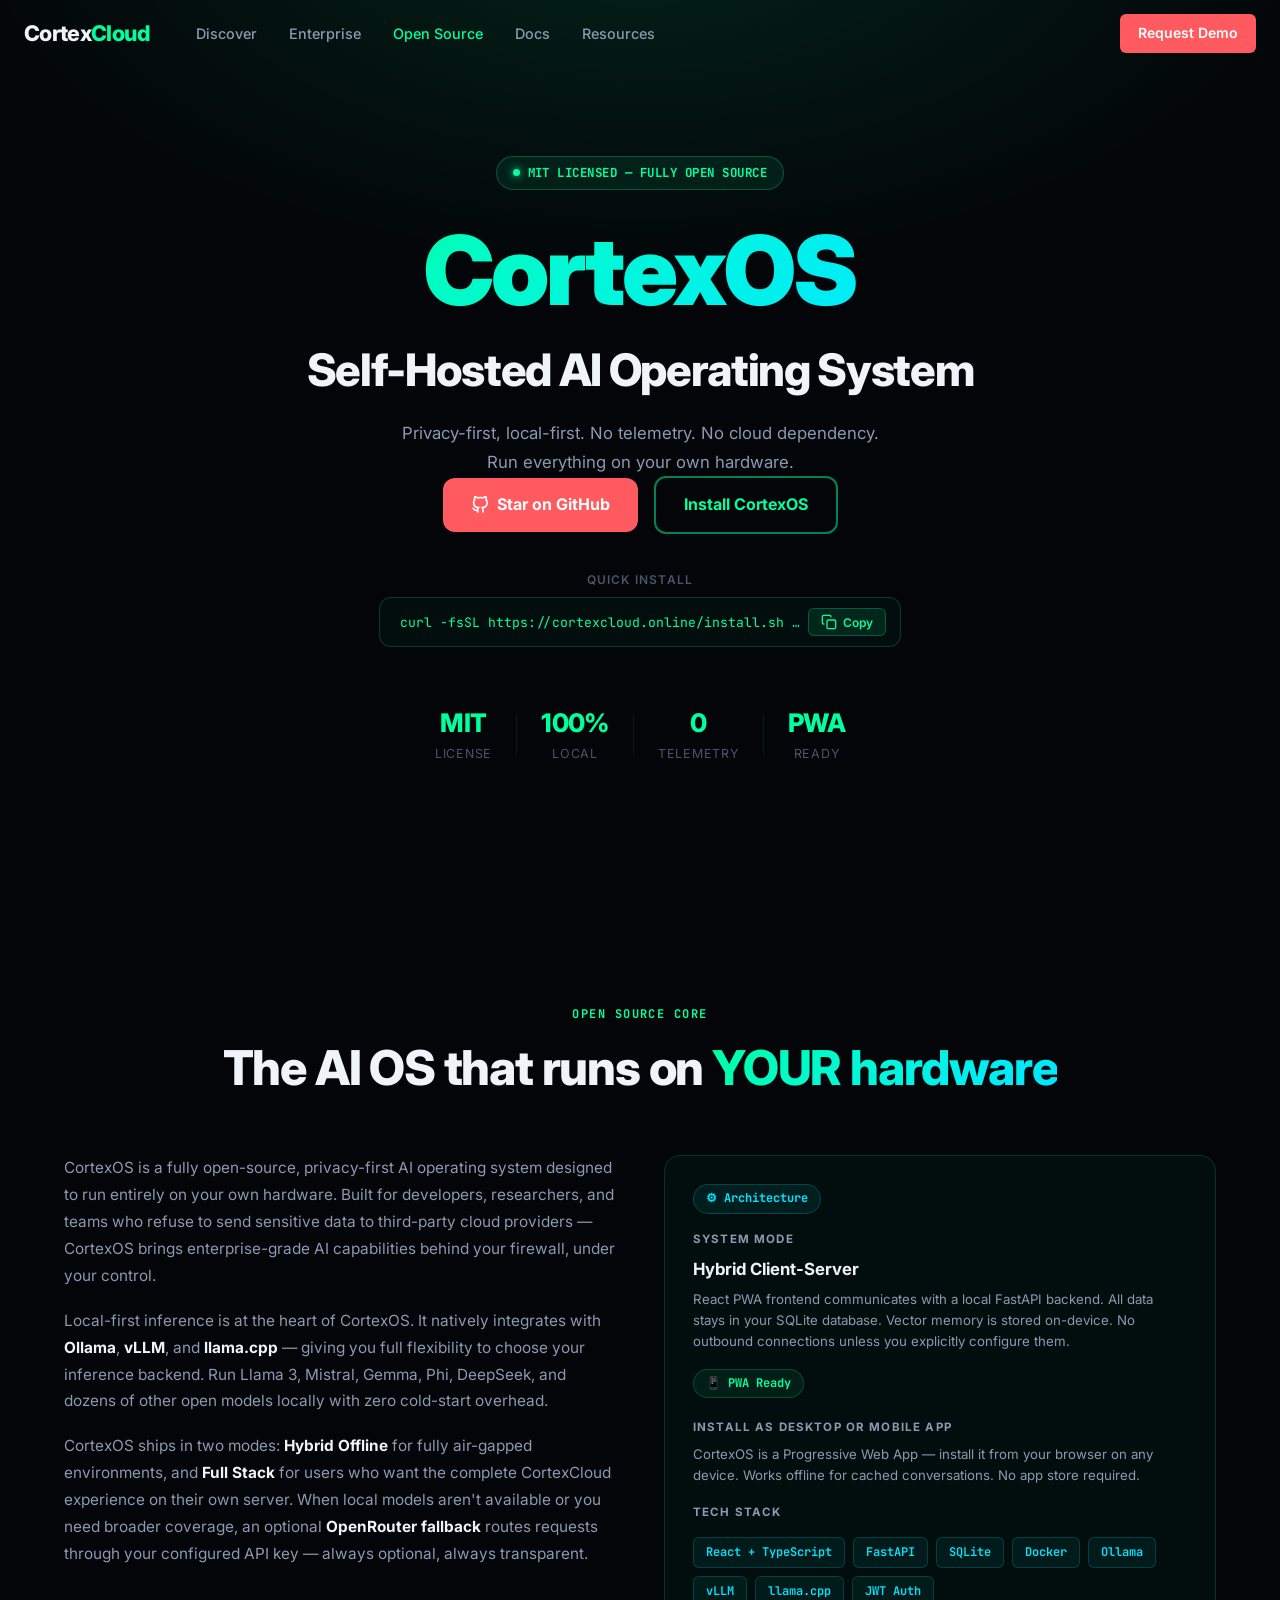
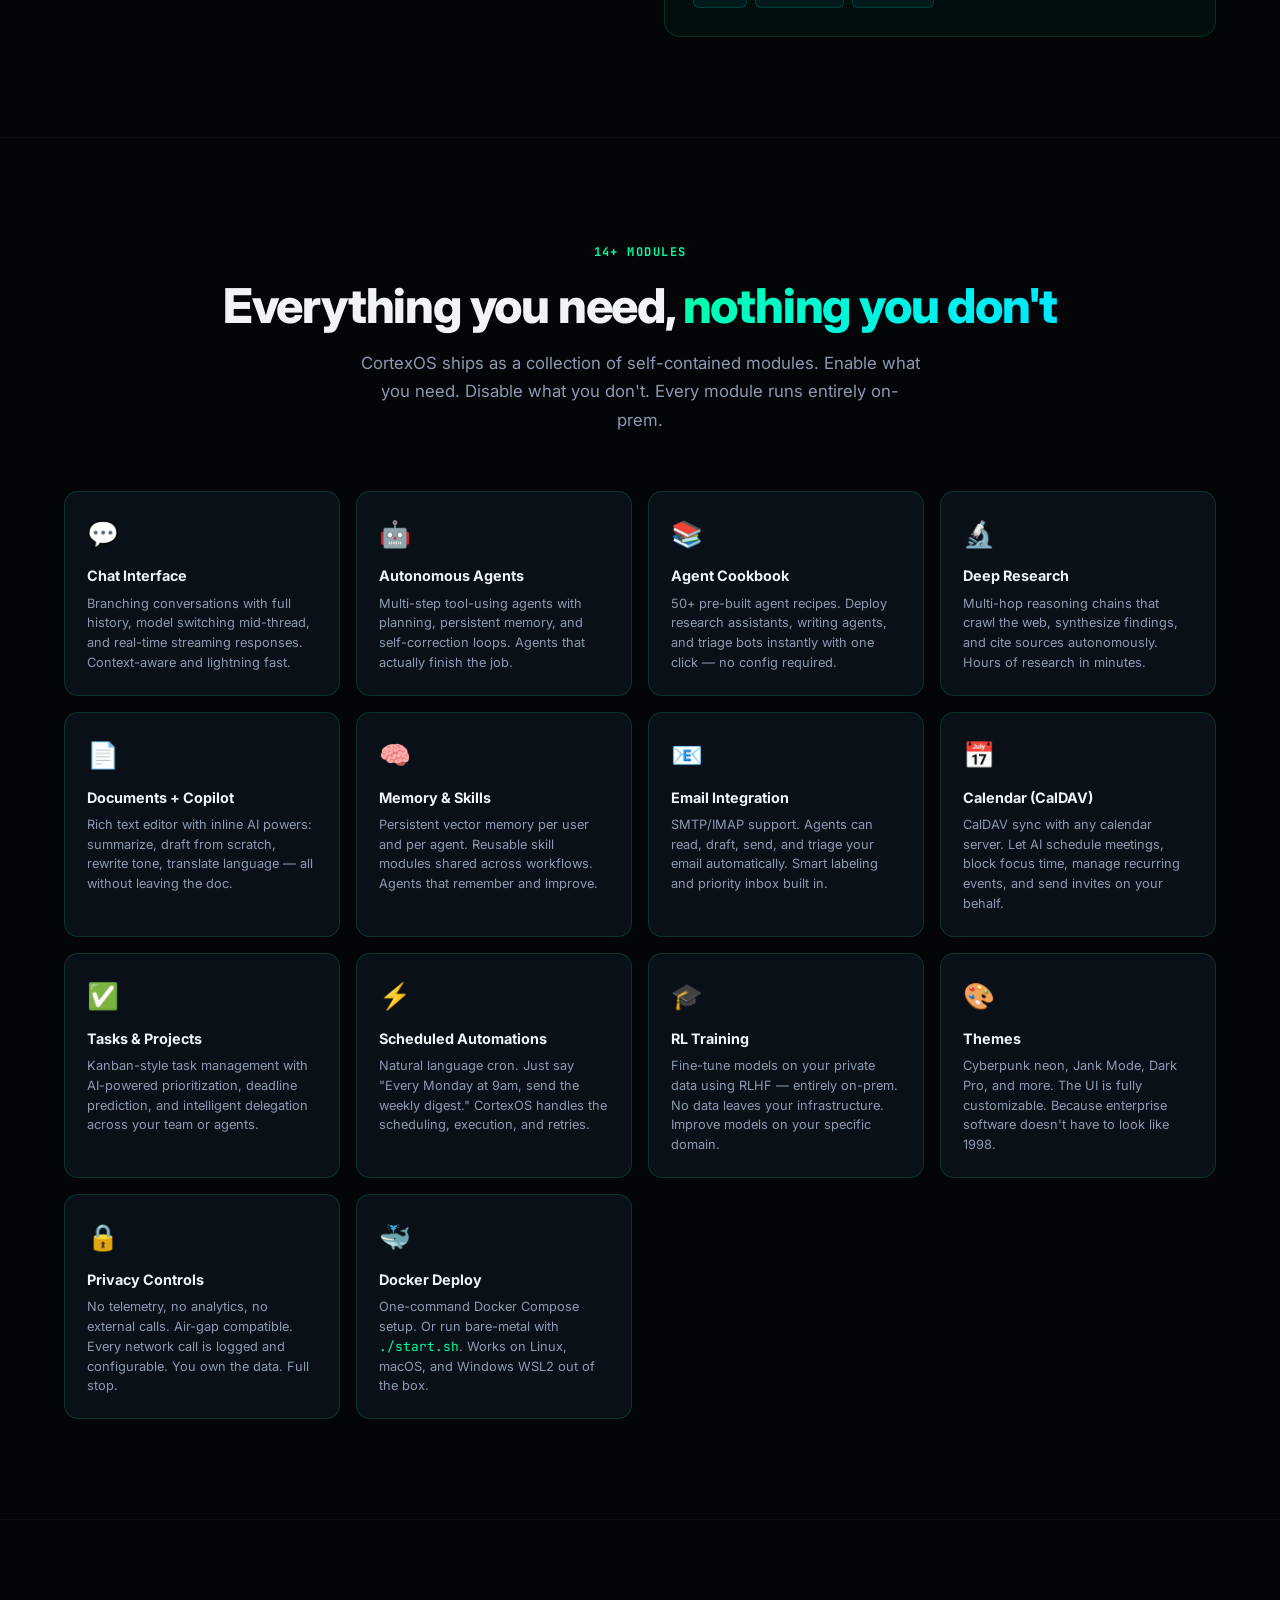
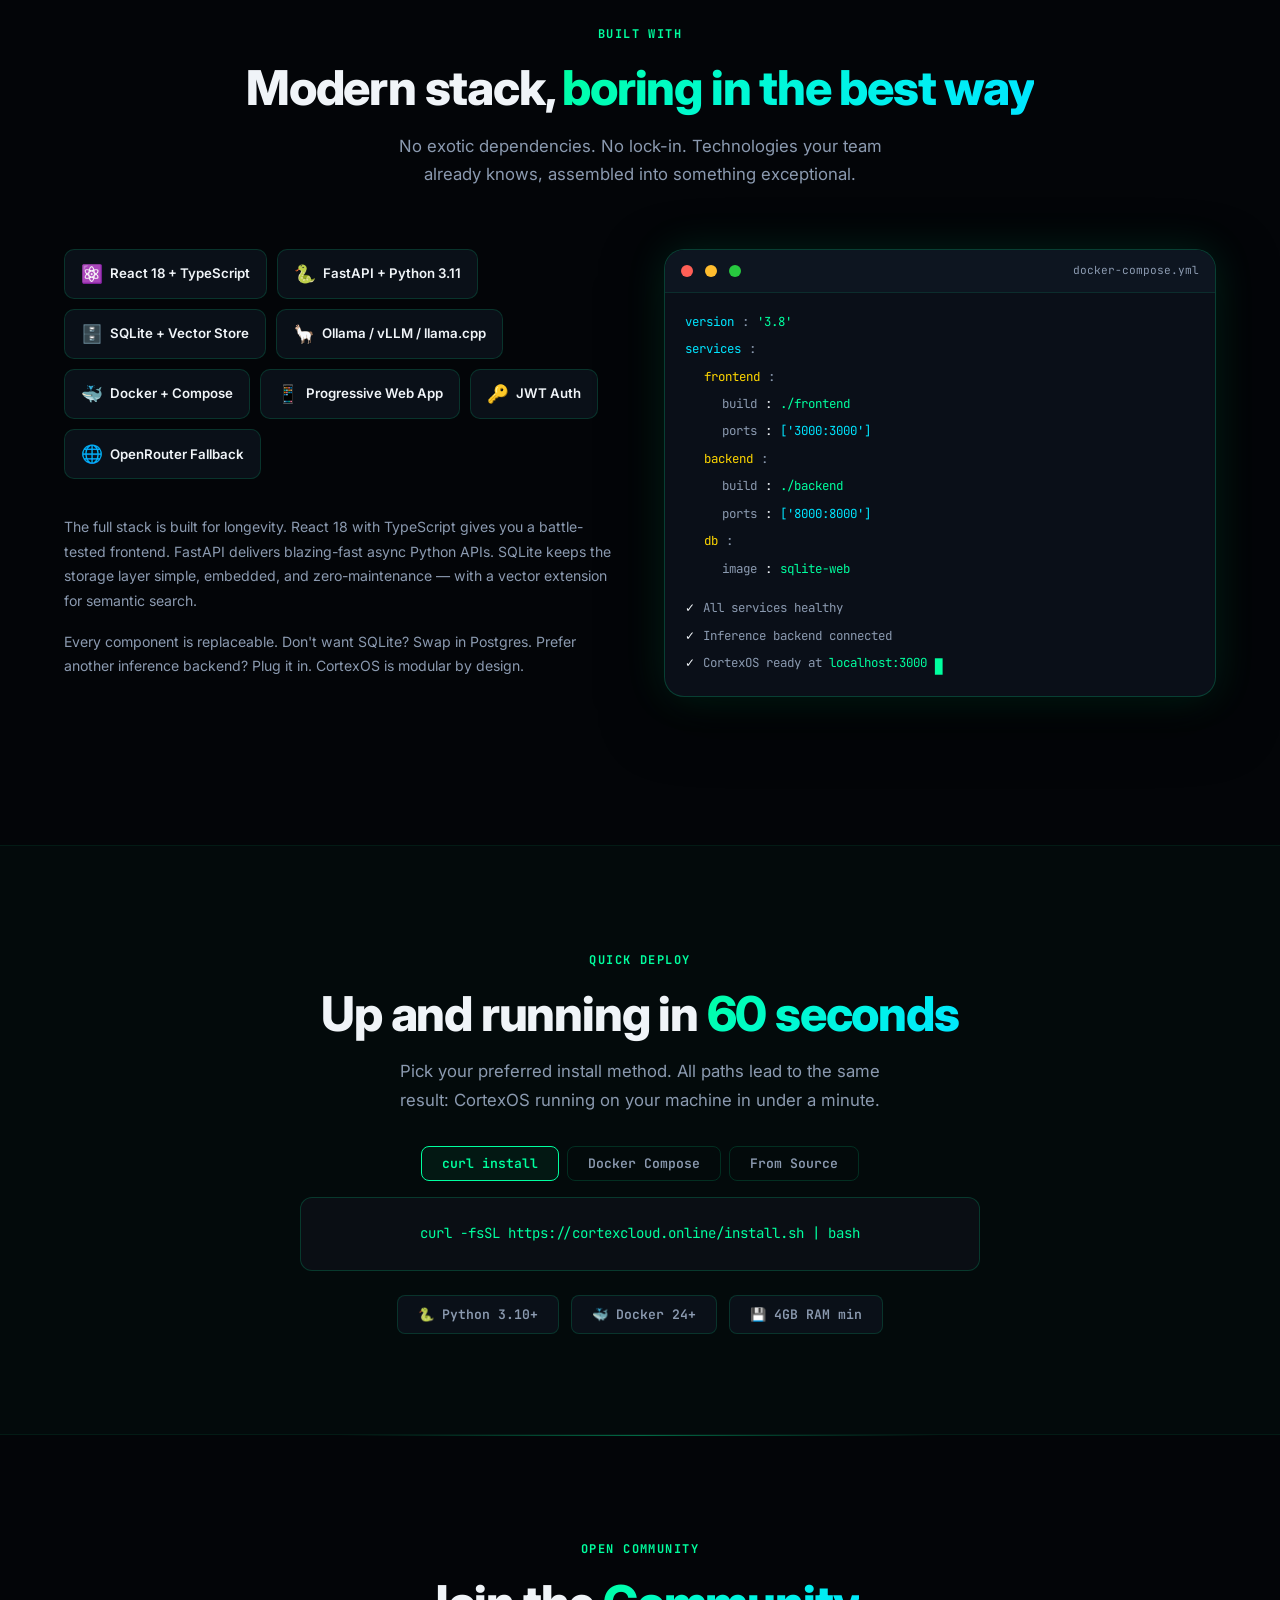
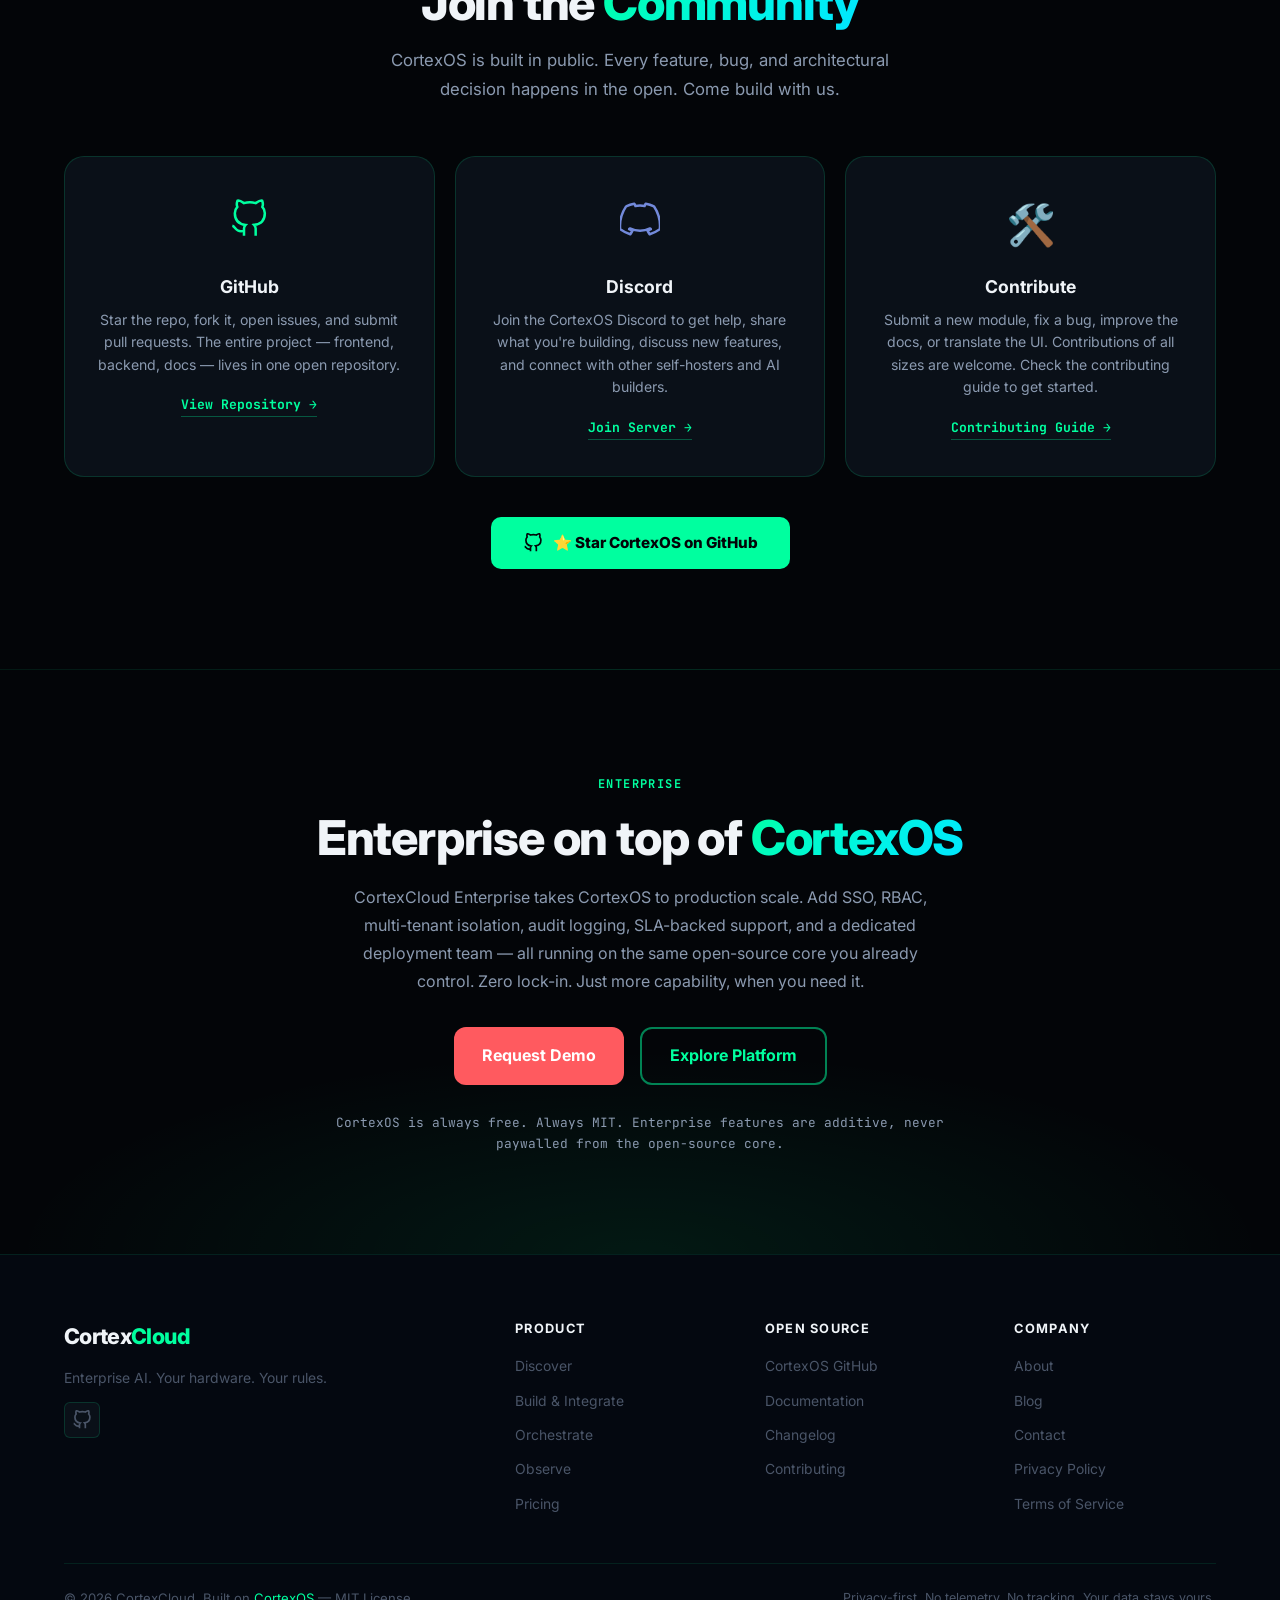
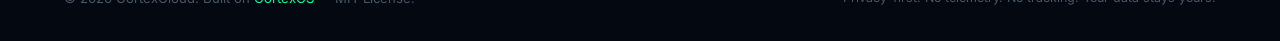
<file: opensource.html>
<!DOCTYPE html>
<html lang="en">
<head>
  <meta charset="UTF-8" />
  <meta name="viewport" content="width=device-width, initial-scale=1.0" />
  <meta name="description" content="CortexOS — the fully open-source, MIT-licensed AI operating system. Privacy-first, local-first, zero telemetry. Run enterprise-grade AI on your own hardware." />
  <meta name="keywords" content="CortexOS, open source AI, local LLM, self-hosted AI, privacy AI, MIT license, Ollama, vLLM, llama.cpp" />
  <meta property="og:title" content="CortexOS — Open Source AI Operating System" />
  <meta property="og:description" content="Privacy-first, local-first AI OS. No telemetry. No cloud dependency. Run everything on your own hardware." />
  <meta property="og:type" content="website" />
  <meta property="og:url" content="https://cortexcloud.online/opensource.html" />
  <meta name="twitter:card" content="summary_large_image" />
  <meta name="twitter:title" content="CortexOS — Open Source AI OS" />
  <meta name="twitter:description" content="MIT licensed. 100% local. Zero telemetry. Run CortexOS on your hardware." />
  <title>CortexOS — Open Source AI Operating System | CortexCloud</title>
  <link rel="preconnect" href="https://fonts.googleapis.com" />
  <link rel="preconnect" href="https://fonts.gstatic.com" crossorigin />
  <link href="https://fonts.googleapis.com/css2?family=Inter:wght@300;400;500;600;700;800;900&family=JetBrains+Mono:wght@400;500;600;700&display=swap" rel="stylesheet" />
  <link rel="stylesheet" href="style.css" />
  <link rel="icon" type="image/png" href="logo.png" />
  <style>
    /* ── OSS Page Extras ── */
    .oss-hero {
      background: radial-gradient(ellipse 80% 60% at 50% -10%, rgba(0,255,159,0.12) 0%, transparent 70%);
    }
    .oss-hero .hero-title {
      font-size: clamp(3rem, 8vw, 6rem);
    }
    .arch-card {
      background: rgba(0,255,159,0.04);
      border: 1px solid rgba(0,255,159,0.15);
      border-radius: 16px;
      padding: 28px;
    }
    .arch-badge {
      display: inline-flex;
      align-items: center;
      gap: 6px;
      padding: 4px 12px;
      background: rgba(0,229,255,0.08);
      border: 1px solid rgba(0,229,255,0.2);
      border-radius: 999px;
      font-size: 0.75rem;
      font-weight: 700;
      color: #00E5FF;
      font-family: var(--font-mono);
      margin-bottom: 16px;
    }
    .two-col-text {
      display: grid;
      grid-template-columns: 1fr 1fr;
      gap: 48px;
      align-items: start;
    }
    .feature-grid-4 {
      display: grid;
      grid-template-columns: repeat(4, 1fr);
      gap: 16px;
    }
    .feature-card-sm {
      background: var(--bg-card);
      border: 1px solid var(--border-card);
      border-radius: 14px;
      padding: 22px;
      transition: border-color 0.25s, box-shadow 0.25s, transform 0.25s;
    }
    .feature-card-sm:hover {
      border-color: rgba(0,255,159,0.3);
      box-shadow: 0 0 24px rgba(0,255,159,0.15);
      transform: translateY(-3px);
    }
    .feature-card-sm .card-icon-sm {
      font-size: 1.6rem;
      margin-bottom: 10px;
    }
    .feature-card-sm h4 {
      font-size: 0.9rem;
      font-weight: 700;
      color: var(--text-primary);
      margin-bottom: 6px;
    }
    .feature-card-sm p {
      font-size: 0.8rem;
      color: var(--text-secondary);
      line-height: 1.55;
    }
    .req-badges {
      display: flex;
      gap: 12px;
      justify-content: center;
      flex-wrap: wrap;
      margin-top: 24px;
    }
    .req-badge {
      padding: 8px 20px;
      background: var(--bg-card);
      border: 1px solid var(--border-card);
      border-radius: 8px;
      font-size: 0.82rem;
      font-weight: 600;
      color: var(--text-secondary);
      font-family: var(--font-mono);
    }
    .community-grid {
      display: grid;
      grid-template-columns: repeat(3, 1fr);
      gap: 20px;
    }
    .community-card {
      background: var(--bg-card);
      border: 1px solid var(--border-card);
      border-radius: 20px;
      padding: 36px 28px;
      text-align: center;
      transition: border-color 0.25s, box-shadow 0.25s, transform 0.25s;
    }
    .community-card:hover {
      border-color: rgba(0,255,159,0.25);
      box-shadow: 0 0 30px rgba(0,255,159,0.1);
      transform: translateY(-4px);
    }
    .community-card .cc-icon {
      font-size: 2.5rem;
      margin-bottom: 16px;
      display: block;
    }
    .community-card h3 {
      font-size: 1.1rem;
      font-weight: 700;
      margin-bottom: 8px;
      color: var(--text-primary);
    }
    .community-card p {
      font-size: 0.88rem;
      color: var(--text-secondary);
      line-height: 1.6;
    }
    .nav-link-active {
      color: #00FF9F !important;
    }

    /* About section */
    .about-text-col p {
      font-size: 0.96rem;
      color: var(--text-secondary);
      line-height: 1.75;
      margin-bottom: 18px;
    }
    .about-text-col p:last-child { margin-bottom: 0; }
    .stack-badges {
      display: flex;
      flex-wrap: wrap;
      gap: 8px;
      margin-top: 16px;
    }
    .stack-badge {
      padding: 5px 12px;
      background: rgba(0,229,255,0.06);
      border: 1px solid rgba(0,229,255,0.18);
      border-radius: 6px;
      font-size: 0.75rem;
      font-weight: 600;
      color: #00E5FF;
      font-family: var(--font-mono);
    }
    .arch-card-label {
      font-size: 0.72rem;
      font-weight: 700;
      color: var(--text-secondary);
      text-transform: uppercase;
      letter-spacing: 0.1em;
      margin-bottom: 8px;
    }
    .arch-card h4 {
      font-size: 1.05rem;
      font-weight: 700;
      color: var(--text-primary);
      margin-bottom: 6px;
    }
    .arch-card p {
      font-size: 0.83rem;
      color: var(--text-secondary);
      line-height: 1.6;
      margin-bottom: 16px;
    }
    /* Tech stack section */
    .tech-stack-grid {
      display: grid;
      grid-template-columns: 1fr 1fr;
      gap: 48px;
      align-items: start;
    }
    .tech-items-wrap {
      display: flex;
      flex-wrap: wrap;
      gap: 10px;
    }
    .tech-chip {
      display: inline-flex;
      align-items: center;
      gap: 7px;
      padding: 10px 16px;
      background: var(--bg-card);
      border: 1px solid var(--border-card);
      border-radius: 10px;
      font-size: 0.83rem;
      font-weight: 600;
      color: var(--text-primary);
      transition: border-color 0.2s, box-shadow 0.2s;
    }
    .tech-chip:hover {
      border-color: rgba(0,255,159,0.3);
      box-shadow: 0 0 16px rgba(0,255,159,0.1);
    }
    .tech-chip .tc-icon { font-size: 1.1rem; }
    /* Install tabs */
    .oss-install-section {
      background: rgba(0,255,159,0.02);
      border-top: 1px solid rgba(0,255,159,0.07);
      border-bottom: 1px solid rgba(0,255,159,0.07);
    }
    .install-tabs-wrap {
      max-width: 680px;
      margin: 0 auto;
    }
    .install-tab-btns {
      display: flex;
      gap: 8px;
      margin-bottom: 16px;
      justify-content: center;
    }
    .itab-btn {
      padding: 8px 20px;
      background: transparent;
      border: 1px solid var(--border-card);
      border-radius: 8px;
      color: var(--text-secondary);
      font-size: 0.82rem;
      font-weight: 600;
      font-family: var(--font-mono);
      cursor: pointer;
      transition: all 0.2s;
    }
    .itab-btn.active,
    .itab-btn:hover {
      border-color: #00FF9F;
      color: #00FF9F;
      background: rgba(0,255,159,0.06);
    }
    .itab-panel {
      display: none;
    }
    .itab-panel.active {
      display: block;
    }
    .itab-code {
      background: #0a0e14;
      border: 1px solid rgba(0,255,159,0.18);
      border-radius: 12px;
      padding: 24px 28px;
      font-family: var(--font-mono);
      font-size: 0.88rem;
      color: #00FF9F;
      line-height: 1.7;
      white-space: pre;
      overflow-x: auto;
    }
    /* Final CTA section */
    .oss-final-cta {
      background: radial-gradient(ellipse 70% 50% at 50% 100%, rgba(0,255,159,0.08) 0%, transparent 70%);
      border-top: 1px solid rgba(0,255,159,0.08);
      text-align: center;
    }
    .final-cta-btns {
      display: flex;
      gap: 16px;
      justify-content: center;
      flex-wrap: wrap;
      margin-top: 32px;
    }
    /* Community glow */
    .community-section {
      position: relative;
    }
    .community-section::before {
      content: '';
      position: absolute;
      top: 0; left: 50%;
      transform: translateX(-50%);
      width: 600px;
      height: 1px;
      background: linear-gradient(90deg, transparent, rgba(0,255,159,0.4), transparent);
    }
    .community-card .cc-cta {
      display: inline-block;
      margin-top: 18px;
      font-size: 0.82rem;
      font-weight: 700;
      color: #00FF9F;
      text-decoration: none;
      font-family: var(--font-mono);
      border-bottom: 1px solid rgba(0,255,159,0.3);
      padding-bottom: 1px;
      transition: border-color 0.2s;
    }
    .community-card .cc-cta:hover { border-color: #00FF9F; }
    .community-github-btn {
      display: inline-flex;
      align-items: center;
      gap: 10px;
      margin-top: 40px;
      padding: 14px 32px;
      background: #00FF9F;
      color: #030508;
      font-weight: 800;
      font-size: 0.95rem;
      border-radius: 10px;
      text-decoration: none;
      transition: box-shadow 0.25s, transform 0.2s;
    }
    .community-github-btn:hover {
      box-shadow: 0 0 32px rgba(0,255,159,0.45);
      transform: translateY(-2px);
    }
    /* Section padding override for consistency */
    .section-padded {
      padding: 100px 0;
    }
    /* Hero hero-badge style */
    .oss-badge {
      display: inline-flex;
      align-items: center;
      gap: 8px;
      padding: 6px 16px;
      background: rgba(0,255,159,0.08);
      border: 1px solid rgba(0,255,159,0.25);
      border-radius: 999px;
      font-size: 0.78rem;
      font-weight: 700;
      color: #00FF9F;
      font-family: var(--font-mono);
      letter-spacing: 0.04em;
      margin-bottom: 28px;
    }
    .oss-badge::before {
      content: '';
      width: 7px;
      height: 7px;
      border-radius: 50%;
      background: #00FF9F;
      box-shadow: 0 0 8px #00FF9F;
      animation: pulse-dot 2s ease-in-out infinite;
    }
    @keyframes pulse-dot {
      0%, 100% { opacity: 1; transform: scale(1); }
      50% { opacity: 0.5; transform: scale(0.7); }
    }
    /* responsive */
    @media (max-width: 1024px) {
      .feature-grid-4 { grid-template-columns: repeat(2, 1fr); }
      .two-col-text { grid-template-columns: 1fr; }
      .tech-stack-grid { grid-template-columns: 1fr; }
    }
    @media (max-width: 600px) {
      .feature-grid-4 { grid-template-columns: 1fr 1fr; }
      .community-grid { grid-template-columns: 1fr; }
    }
    @media (max-width: 480px) {
      .feature-grid-4 { grid-template-columns: 1fr; }
    }
  </style>
</head>
<body>

  <!-- ═══════════════════════════════════════════
       NAVBAR
  ═══════════════════════════════════════════ -->
  <header class="navbar" id="navbar">
    <div class="nav-inner">
      <a href="index.html" class="nav-logo" id="nav-logo-link" aria-label="CortexCloud Home">
        <span class="nav-logo-text">Cortex<span class="logo-accent">Cloud</span></span>
      </a>
      <nav class="nav-links" id="nav-links" aria-label="Main Navigation">
        <a href="index.html#discover" class="nav-link" id="nav-discover">Discover</a>
        <a href="agent-management-platform.html" class="nav-link" id="nav-enterprise">Enterprise</a>
        <a href="opensource.html" class="nav-link nav-link-active" id="nav-oss">Open Source</a>
        <a href="docs.html" class="nav-link" id="nav-docs">Docs</a>
        <a href="resources.html" class="nav-link" id="nav-resources">Resources</a>
      </nav>
      <div class="nav-actions">
        <a href="https://calendly.com/ampwerajonathan50/30min" class="btn-demo" id="btn-demo-nav" target="_blank" rel="noopener">Request Demo</a>
      </div>
      <button class="nav-hamburger" id="nav-hamburger" aria-label="Open menu" aria-expanded="false">
        <span></span><span></span><span></span>
      </button>
    </div>
  </header>
  <div class="mobile-menu" id="mobile-menu" aria-hidden="true">
    <a href="index.html#discover" class="mobile-link">Discover</a>
    <a href="agent-management-platform.html" class="mobile-link">Enterprise</a>
    <a href="opensource.html" class="mobile-link">Open Source</a>
    <a href="docs.html" class="mobile-link">Docs</a>
    <a href="resources.html" class="mobile-link">Resources</a>
    <div class="mobile-actions">
      <a href="https://calendly.com/ampwerajonathan50/30min" class="btn-demo" target="_blank" rel="noopener">Request Demo</a>
    </div>
  </div>

  <main>

    <!-- ═══════════════════════════════════════════
         SECTION 1: HERO
    ═══════════════════════════════════════════ -->
    <section class="hero oss-hero" id="oss-hero" aria-label="CortexOS Hero">
      <div class="container" style="text-align:center;">

        <div class="oss-badge">MIT Licensed — Fully Open Source</div>

        <h1 class="hero-title title-gradient">
          CortexOS
        </h1>
        <p class="hero-title" style="font-size:clamp(1.6rem,4vw,2.8rem);font-weight:800;color:var(--text-primary);margin-top:6px;line-height:1.2;">
          Self-Hosted AI Operating System
        </p>

        <p class="hero-sub section-sub" style="max-width:640px;margin:22px auto 0;">
          Privacy-first, local-first. No telemetry. No cloud dependency.<br />
          Run everything on your own hardware.
        </p>

        <div class="hero-ctas">
          <a href="https://github.com/jonahthan433/CortexOS" class="btn-cta-primary" id="btn-hero-star" target="_blank" rel="noopener">
            <svg width="18" height="18" viewBox="0 0 24 24" fill="none" stroke="currentColor" stroke-width="2.2" aria-hidden="true"><path d="M9 19c-5 1.5-5-2.5-7-3m14 6v-3.87a3.37 3.37 0 0 0-.94-2.61c3.14-.35 6.44-1.54 6.44-7A5.44 5.44 0 0 0 20 4.77 5.07 5.07 0 0 0 19.91 1S18.73.65 16 2.48a13.38 13.38 0 0 0-7 0C6.27.65 5.09 1 5.09 1A5.07 5.07 0 0 0 5 4.77a5.44 5.44 0 0 0-1.5 3.78c0 5.42 3.3 6.61 6.44 7A3.37 3.37 0 0 0 9 18.13V22"/></svg>
            Star on GitHub
          </a>
          <a href="#install" class="btn-cta-secondary" id="btn-hero-install">
            Install CortexOS
          </a>
        </div>

        <div class="hero-install-block" id="hero-install">
          <span class="install-label">Quick Install</span>
          <div class="install-cmd-wrap">
            <code class="install-cmd" id="install-cmd">curl -fsSL https://cortexcloud.online/install.sh | bash</code>
            <button class="copy-btn" id="copy-install-btn" aria-label="Copy install command" title="Copy to clipboard">
              <svg width="16" height="16" viewBox="0 0 24 24" fill="none" stroke="currentColor" stroke-width="2" aria-hidden="true"><rect x="9" y="9" width="13" height="13" rx="2" ry="2"/><path d="M5 15H4a2 2 0 0 1-2-2V4a2 2 0 0 1 2-2h9a2 2 0 0 1 2 2v1"/></svg>
              <span class="copy-text">Copy</span>
            </button>
          </div>
        </div>

        <div class="hero-stats" aria-label="Key metrics">
          <div class="hero-stat">
            <span class="stat-val">MIT</span>
            <span class="stat-lbl">License</span>
          </div>
          <div class="stat-divider"></div>
          <div class="hero-stat">
            <span class="stat-val">100%</span>
            <span class="stat-lbl">Local</span>
          </div>
          <div class="stat-divider"></div>
          <div class="hero-stat">
            <span class="stat-val">0</span>
            <span class="stat-lbl">Telemetry</span>
          </div>
          <div class="stat-divider"></div>
          <div class="hero-stat">
            <span class="stat-val">PWA</span>
            <span class="stat-lbl">Ready</span>
          </div>
        </div>

      </div>
    </section>

    <!-- ═══════════════════════════════════════════
         SECTION 2: WHAT IS CORTEXOS
    ═══════════════════════════════════════════ -->
    <section class="section-padded" id="about-cortexos" aria-labelledby="about-title">
      <div class="container">

        <div style="text-align:center;margin-bottom:60px;">
          <span class="section-tag">Open Source Core</span>
          <h2 class="section-title" id="about-title">
            The AI OS that runs on <span class="title-gradient">YOUR hardware</span>
          </h2>
        </div>

        <div class="two-col-text">
          <!-- Left: Text explanation -->
          <div class="about-text-col">
            <p>
              CortexOS is a fully open-source, privacy-first AI operating system designed to run entirely on your own hardware. Built for developers, researchers, and teams who refuse to send sensitive data to third-party cloud providers — CortexOS brings enterprise-grade AI capabilities behind your firewall, under your control.
            </p>
            <p>
              Local-first inference is at the heart of CortexOS. It natively integrates with <strong style="color:var(--text-primary)">Ollama</strong>, <strong style="color:var(--text-primary)">vLLM</strong>, and <strong style="color:var(--text-primary)">llama.cpp</strong> — giving you full flexibility to choose your inference backend. Run Llama 3, Mistral, Gemma, Phi, DeepSeek, and dozens of other open models locally with zero cold-start overhead.
            </p>
            <p>
              CortexOS ships in two modes: <strong style="color:var(--text-primary)">Hybrid Offline</strong> for fully air-gapped environments, and <strong style="color:var(--text-primary)">Full Stack</strong> for users who want the complete CortexCloud experience on their own server. When local models aren't available or you need broader coverage, an optional <strong style="color:var(--text-primary)">OpenRouter fallback</strong> routes requests through your configured API key — always optional, always transparent.
            </p>
          </div>

          <!-- Right: Architecture info card -->
          <div>
            <div class="arch-card">
              <div class="arch-badge">⚙ Architecture</div>
              <div class="arch-card-label">System Mode</div>
              <h4>Hybrid Client-Server</h4>
              <p>React PWA frontend communicates with a local FastAPI backend. All data stays in your SQLite database. Vector memory is stored on-device. No outbound connections unless you explicitly configure them.</p>

              <div class="arch-badge" style="background:rgba(0,255,159,0.07);border-color:rgba(0,255,159,0.2);color:#00FF9F;">📱 PWA Ready</div>
              <div class="arch-card-label" style="margin-top:4px;">Install as Desktop or Mobile App</div>
              <p>CortexOS is a Progressive Web App — install it from your browser on any device. Works offline for cached conversations. No app store required.</p>

              <div class="arch-card-label">Tech Stack</div>
              <div class="stack-badges">
                <span class="stack-badge">React + TypeScript</span>
                <span class="stack-badge">FastAPI</span>
                <span class="stack-badge">SQLite</span>
                <span class="stack-badge">Docker</span>
                <span class="stack-badge">Ollama</span>
                <span class="stack-badge">vLLM</span>
                <span class="stack-badge">llama.cpp</span>
                <span class="stack-badge">JWT Auth</span>
              </div>
            </div>
          </div>
        </div>

      </div>
    </section>

    <!-- ═══════════════════════════════════════════
         SECTION 3: FEATURE MODULES GRID
    ═══════════════════════════════════════════ -->
    <section class="section-padded" id="features" aria-labelledby="features-title" style="border-top:1px solid rgba(255,255,255,0.04);">
      <div class="container">

        <div style="text-align:center;margin-bottom:56px;">
          <span class="section-tag">14+ Modules</span>
          <h2 class="section-title" id="features-title">
            Everything you need, <span class="title-gradient">nothing you don't</span>
          </h2>
          <p class="section-sub" style="max-width:560px;margin:14px auto 0;">
            CortexOS ships as a collection of self-contained modules. Enable what you need. Disable what you don't. Every module runs entirely on-prem.
          </p>
        </div>

        <div class="feature-grid-4">

          <!-- 1 -->
          <div class="feature-card-sm card-reveal" aria-label="Chat Interface module">
            <div class="card-icon-sm">💬</div>
            <h4>Chat Interface</h4>
            <p>Branching conversations with full history, model switching mid-thread, and real-time streaming responses. Context-aware and lightning fast.</p>
          </div>

          <!-- 2 -->
          <div class="feature-card-sm card-reveal" aria-label="Autonomous Agents module">
            <div class="card-icon-sm">🤖</div>
            <h4>Autonomous Agents</h4>
            <p>Multi-step tool-using agents with planning, persistent memory, and self-correction loops. Agents that actually finish the job.</p>
          </div>

          <!-- 3 -->
          <div class="feature-card-sm card-reveal" aria-label="Agent Cookbook module">
            <div class="card-icon-sm">📚</div>
            <h4>Agent Cookbook</h4>
            <p>50+ pre-built agent recipes. Deploy research assistants, writing agents, and triage bots instantly with one click — no config required.</p>
          </div>

          <!-- 4 -->
          <div class="feature-card-sm card-reveal" aria-label="Deep Research module">
            <div class="card-icon-sm">🔬</div>
            <h4>Deep Research</h4>
            <p>Multi-hop reasoning chains that crawl the web, synthesize findings, and cite sources autonomously. Hours of research in minutes.</p>
          </div>

          <!-- 5 -->
          <div class="feature-card-sm card-reveal" aria-label="Documents and Copilot module">
            <div class="card-icon-sm">📄</div>
            <h4>Documents + Copilot</h4>
            <p>Rich text editor with inline AI powers: summarize, draft from scratch, rewrite tone, translate language — all without leaving the doc.</p>
          </div>

          <!-- 6 -->
          <div class="feature-card-sm card-reveal" aria-label="Memory and Skills module">
            <div class="card-icon-sm">🧠</div>
            <h4>Memory &amp; Skills</h4>
            <p>Persistent vector memory per user and per agent. Reusable skill modules shared across workflows. Agents that remember and improve.</p>
          </div>

          <!-- 7 -->
          <div class="feature-card-sm card-reveal" aria-label="Email Integration module">
            <div class="card-icon-sm">📧</div>
            <h4>Email Integration</h4>
            <p>SMTP/IMAP support. Agents can read, draft, send, and triage your email automatically. Smart labeling and priority inbox built in.</p>
          </div>

          <!-- 8 -->
          <div class="feature-card-sm card-reveal" aria-label="Calendar CalDAV module">
            <div class="card-icon-sm">📅</div>
            <h4>Calendar (CalDAV)</h4>
            <p>CalDAV sync with any calendar server. Let AI schedule meetings, block focus time, manage recurring events, and send invites on your behalf.</p>
          </div>

          <!-- 9 -->
          <div class="feature-card-sm card-reveal" aria-label="Tasks and Projects module">
            <div class="card-icon-sm">✅</div>
            <h4>Tasks &amp; Projects</h4>
            <p>Kanban-style task management with AI-powered prioritization, deadline prediction, and intelligent delegation across your team or agents.</p>
          </div>

          <!-- 10 -->
          <div class="feature-card-sm card-reveal" aria-label="Scheduled Automations module">
            <div class="card-icon-sm">⚡</div>
            <h4>Scheduled Automations</h4>
            <p>Natural language cron. Just say "Every Monday at 9am, send the weekly digest." CortexOS handles the scheduling, execution, and retries.</p>
          </div>

          <!-- 11 -->
          <div class="feature-card-sm card-reveal" aria-label="RL Training module">
            <div class="card-icon-sm">🎓</div>
            <h4>RL Training</h4>
            <p>Fine-tune models on your private data using RLHF — entirely on-prem. No data leaves your infrastructure. Improve models on your specific domain.</p>
          </div>

          <!-- 12 -->
          <div class="feature-card-sm card-reveal" aria-label="Themes module">
            <div class="card-icon-sm">🎨</div>
            <h4>Themes</h4>
            <p>Cyberpunk neon, Jank Mode, Dark Pro, and more. The UI is fully customizable. Because enterprise software doesn't have to look like 1998.</p>
          </div>

          <!-- 13 -->
          <div class="feature-card-sm card-reveal" aria-label="Privacy Controls module">
            <div class="card-icon-sm">🔒</div>
            <h4>Privacy Controls</h4>
            <p>No telemetry, no analytics, no external calls. Air-gap compatible. Every network call is logged and configurable. You own the data. Full stop.</p>
          </div>

          <!-- 14 -->
          <div class="feature-card-sm card-reveal" aria-label="Docker Deploy module">
            <div class="card-icon-sm">🐳</div>
            <h4>Docker Deploy</h4>
            <p>One-command Docker Compose setup. Or run bare-metal with <code style="color:#00FF9F;font-family:var(--font-mono)">./start.sh</code>. Works on Linux, macOS, and Windows WSL2 out of the box.</p>
          </div>

        </div>
      </div>
    </section>

    <!-- ═══════════════════════════════════════════
         SECTION 4: TECH STACK
    ═══════════════════════════════════════════ -->
    <section class="section-padded" id="tech-stack" aria-labelledby="tech-title" style="border-top:1px solid rgba(255,255,255,0.04);">
      <div class="container">

        <div style="text-align:center;margin-bottom:60px;">
          <span class="section-tag">Built With</span>
          <h2 class="section-title" id="tech-title">
            Modern stack, <span class="title-gradient">boring in the best way</span>
          </h2>
          <p class="section-sub" style="max-width:520px;margin:14px auto 0;">
            No exotic dependencies. No lock-in. Technologies your team already knows, assembled into something exceptional.
          </p>
        </div>

        <div class="tech-stack-grid">
          <!-- Left: tech chips -->
          <div>
            <div class="tech-items-wrap">
              <div class="tech-chip"><span class="tc-icon">⚛️</span> React 18 + TypeScript</div>
              <div class="tech-chip"><span class="tc-icon">🐍</span> FastAPI + Python 3.11</div>
              <div class="tech-chip"><span class="tc-icon">🗄️</span> SQLite + Vector Store</div>
              <div class="tech-chip"><span class="tc-icon">🦙</span> Ollama / vLLM / llama.cpp</div>
              <div class="tech-chip"><span class="tc-icon">🐳</span> Docker + Compose</div>
              <div class="tech-chip"><span class="tc-icon">📱</span> Progressive Web App</div>
              <div class="tech-chip"><span class="tc-icon">🔑</span> JWT Auth</div>
              <div class="tech-chip"><span class="tc-icon">🌐</span> OpenRouter Fallback</div>
            </div>

            <div style="margin-top:36px;">
              <p style="font-size:0.88rem;color:var(--text-secondary);line-height:1.75;margin-bottom:16px;">
                The full stack is built for longevity. React 18 with TypeScript gives you a battle-tested frontend. FastAPI delivers blazing-fast async Python APIs. SQLite keeps the storage layer simple, embedded, and zero-maintenance — with a vector extension for semantic search.
              </p>
              <p style="font-size:0.88rem;color:var(--text-secondary);line-height:1.75;">
                Every component is replaceable. Don't want SQLite? Swap in Postgres. Prefer another inference backend? Plug it in. CortexOS is modular by design.
              </p>
            </div>
          </div>

          <!-- Right: docker-compose code block -->
          <div>
            <div class="terminal-window" role="figure" aria-label="docker-compose.yml snippet">
              <div class="terminal-header">
                <span class="t-dot" style="background:#ff5f56"></span>
                <span class="t-dot" style="background:#ffbd2e;margin:0 6px"></span>
                <span class="t-dot" style="background:#27c93f"></span>
                <span style="margin-left:auto;font-family:var(--font-mono);font-size:0.7rem;color:var(--text-secondary);">docker-compose.yml</span>
              </div>
              <div class="terminal-body" style="font-size:0.82rem;">
                <div class="t-line"><span class="t-hl" style="color:#00E5FF;">version</span><span style="color:var(--text-secondary);">: </span><span style="color:#00FF9F;">'3.8'</span></div>
                <div class="t-line"><span class="t-hl" style="color:#00E5FF;">services</span><span style="color:var(--text-secondary);">:</span></div>
                <div class="t-line" style="padding-left:1.5em;"><span class="t-hl" style="color:#FFD700;">frontend</span><span style="color:var(--text-secondary);">:</span></div>
                <div class="t-line" style="padding-left:3em;"><span style="color:var(--text-secondary);">build</span>: <span style="color:#00FF9F;">./frontend</span></div>
                <div class="t-line" style="padding-left:3em;"><span style="color:var(--text-secondary);">ports</span>: <span style="color:#00E5FF;">['3000:3000']</span></div>
                <div class="t-line" style="padding-left:1.5em;"><span class="t-hl" style="color:#FFD700;">backend</span><span style="color:var(--text-secondary);">:</span></div>
                <div class="t-line" style="padding-left:3em;"><span style="color:var(--text-secondary);">build</span>: <span style="color:#00FF9F;">./backend</span></div>
                <div class="t-line" style="padding-left:3em;"><span style="color:var(--text-secondary);">ports</span>: <span style="color:#00E5FF;">['8000:8000']</span></div>
                <div class="t-line" style="padding-left:1.5em;"><span class="t-hl" style="color:#FFD700;">db</span><span style="color:var(--text-secondary);">:</span></div>
                <div class="t-line" style="padding-left:3em;"><span style="color:var(--text-secondary);">image</span>: <span style="color:#00FF9F;">sqlite-web</span></div>
                <div class="t-line" style="margin-top:12px;"><span class="t-ok">✓</span> <span class="t-msg">All services healthy</span></div>
                <div class="t-line"><span class="t-ok">✓</span> <span class="t-msg">Inference backend connected</span></div>
                <div class="t-line"><span class="t-ok">✓</span> <span class="t-msg">CortexOS ready at <span style="color:#00FF9F;">localhost:3000</span></span> <span class="t-cursor t-blink">█</span></div>
              </div>
            </div>
          </div>
        </div>

      </div>
    </section>

    <!-- ═══════════════════════════════════════════
         SECTION 5: INSTALLATION
    ═══════════════════════════════════════════ -->
    <section class="section-padded oss-install-section" id="install" aria-labelledby="install-title">
      <div class="container" style="text-align:center;">

        <span class="section-tag">Quick Deploy</span>
        <h2 class="section-title" id="install-title">
          Up and running in <span class="title-gradient">60 seconds</span>
        </h2>
        <p class="section-sub" style="max-width:500px;margin:14px auto 32px;">
          Pick your preferred install method. All paths lead to the same result: CortexOS running on your machine in under a minute.
        </p>

        <div class="install-tabs-wrap">
          <div class="install-tab-btns" role="tablist" aria-label="Installation methods">
            <button class="itab-btn active" role="tab" aria-selected="true" aria-controls="itab-curl" id="tab-curl" onclick="switchInstallTab('curl', this)">curl install</button>
            <button class="itab-btn" role="tab" aria-selected="false" aria-controls="itab-docker" id="tab-docker" onclick="switchInstallTab('docker', this)">Docker Compose</button>
            <button class="itab-btn" role="tab" aria-selected="false" aria-controls="itab-source" id="tab-source" onclick="switchInstallTab('source', this)">From Source</button>
          </div>

          <div id="itab-curl" class="itab-panel active" role="tabpanel" aria-labelledby="tab-curl">
            <pre class="itab-code" aria-label="curl install command">curl -fsSL https://cortexcloud.online/install.sh | bash</pre>
          </div>
          <div id="itab-docker" class="itab-panel" role="tabpanel" aria-labelledby="tab-docker">
            <pre class="itab-code" aria-label="Docker Compose install commands">git clone https://github.com/jonahthan433/CortexOS
cd CortexOS
docker compose up -d</pre>
          </div>
          <div id="itab-source" class="itab-panel" role="tabpanel" aria-labelledby="tab-source">
            <pre class="itab-code" aria-label="From source install commands">git clone https://github.com/jonahthan433/CortexOS
cd CortexOS
./start.sh</pre>
          </div>
        </div>

        <div class="req-badges" role="list" aria-label="System requirements">
          <div class="req-badge" role="listitem">🐍 Python 3.10+</div>
          <div class="req-badge" role="listitem">🐳 Docker 24+</div>
          <div class="req-badge" role="listitem">💾 4GB RAM min</div>
        </div>

      </div>
    </section>

    <!-- ═══════════════════════════════════════════
         SECTION 6: COMMUNITY
    ═══════════════════════════════════════════ -->
    <section class="section-padded community-section" id="community" aria-labelledby="community-title">
      <div class="container" style="text-align:center;">

        <span class="section-tag">Open Community</span>
        <h2 class="section-title" id="community-title">
          Join the <span class="title-gradient">Community</span>
        </h2>
        <p class="section-sub" style="max-width:520px;margin:14px auto 52px;">
          CortexOS is built in public. Every feature, bug, and architectural decision happens in the open. Come build with us.
        </p>

        <div class="community-grid">

          <!-- GitHub -->
          <div class="community-card card-reveal">
            <span class="cc-icon" role="img" aria-label="GitHub">
              <svg width="40" height="40" viewBox="0 0 24 24" fill="none" stroke="#00FF9F" stroke-width="1.5"><path d="M9 19c-5 1.5-5-2.5-7-3m14 6v-3.87a3.37 3.37 0 0 0-.94-2.61c3.14-.35 6.44-1.54 6.44-7A5.44 5.44 0 0 0 20 4.77 5.07 5.07 0 0 0 19.91 1S18.73.65 16 2.48a13.38 13.38 0 0 0-7 0C6.27.65 5.09 1 5.09 1A5.07 5.07 0 0 0 5 4.77a5.44 5.44 0 0 0-1.5 3.78c0 5.42 3.3 6.61 6.44 7A3.37 3.37 0 0 0 9 18.13V22"/></svg>
            </span>
            <h3>GitHub</h3>
            <p>Star the repo, fork it, open issues, and submit pull requests. The entire project — frontend, backend, docs — lives in one open repository.</p>
            <a href="https://github.com/jonahthan433/CortexOS" target="_blank" rel="noopener" class="cc-cta" aria-label="View CortexOS on GitHub">View Repository →</a>
          </div>

          <!-- Discord -->
          <div class="community-card card-reveal">
            <span class="cc-icon" role="img" aria-label="Discord">
              <svg width="40" height="40" viewBox="0 0 24 24" fill="none" stroke="#7289DA" stroke-width="1.5"><path d="M20.317 4.37a19.791 19.791 0 0 0-4.885-1.515.074.074 0 0 0-.079.037c-.21.375-.444.864-.608 1.25a18.27 18.27 0 0 0-5.487 0 12.64 12.64 0 0 0-.617-1.25.077.077 0 0 0-.079-.037A19.736 19.736 0 0 0 3.677 4.37a.07.07 0 0 0-.032.027C.533 9.046-.32 13.58.099 18.057c.002.022.015.04.03.052a19.9 19.9 0 0 0 5.993 3.03.077.077 0 0 0 .084-.028c.462-.63.874-1.295 1.226-1.994a.076.076 0 0 0-.041-.106 13.107 13.107 0 0 1-1.872-.892.077.077 0 0 1-.008-.128 10.2 10.2 0 0 0 .372-.292.074.074 0 0 1 .077-.01c3.928 1.793 8.18 1.793 12.062 0a.074.074 0 0 1 .078.01c.12.098.246.198.373.292a.077.077 0 0 1-.006.127 12.299 12.299 0 0 1-1.873.892.077.077 0 0 0-.041.107c.36.698.772 1.362 1.225 1.993a.076.076 0 0 0 .084.028 19.839 19.839 0 0 0 6.002-3.03.077.077 0 0 0 .032-.054c.5-5.177-.838-9.674-3.549-13.66a.061.061 0 0 0-.031-.03z"/></svg>
            </span>
            <h3>Discord</h3>
            <p>Join the CortexOS Discord to get help, share what you're building, discuss new features, and connect with other self-hosters and AI builders.</p>
            <a href="#discord" class="cc-cta" aria-label="Join the CortexOS Discord">Join Server →</a>
          </div>

          <!-- Contribute -->
          <div class="community-card card-reveal">
            <span class="cc-icon" role="img" aria-label="Contribute">🛠️</span>
            <h3>Contribute</h3>
            <p>Submit a new module, fix a bug, improve the docs, or translate the UI. Contributions of all sizes are welcome. Check the contributing guide to get started.</p>
            <a href="#contributing" class="cc-cta" aria-label="Read the contributing guide">Contributing Guide →</a>
          </div>

        </div>

        <a href="https://github.com/jonahthan433/CortexOS" target="_blank" rel="noopener" class="community-github-btn" aria-label="Star CortexOS on GitHub">
          <svg width="20" height="20" viewBox="0 0 24 24" fill="none" stroke="currentColor" stroke-width="2"><path d="M9 19c-5 1.5-5-2.5-7-3m14 6v-3.87a3.37 3.37 0 0 0-.94-2.61c3.14-.35 6.44-1.54 6.44-7A5.44 5.44 0 0 0 20 4.77 5.07 5.07 0 0 0 19.91 1S18.73.65 16 2.48a13.38 13.38 0 0 0-7 0C6.27.65 5.09 1 5.09 1A5.07 5.07 0 0 0 5 4.77a5.44 5.44 0 0 0-1.5 3.78c0 5.42 3.3 6.61 6.44 7A3.37 3.37 0 0 0 9 18.13V22"/></svg>
          ⭐ Star CortexOS on GitHub
        </a>

      </div>
    </section>

    <!-- ═══════════════════════════════════════════
         SECTION 7: FINAL CTA — ENTERPRISE
    ═══════════════════════════════════════════ -->
    <section class="section-padded oss-final-cta" id="enterprise-cta" aria-labelledby="final-cta-title">
      <div class="container" style="max-width:720px;margin:0 auto;text-align:center;">

        <span class="section-tag">Enterprise</span>
        <h2 class="section-title" id="final-cta-title">
          Enterprise on top of <span class="title-gradient">CortexOS</span>
        </h2>
        <p class="section-sub" style="max-width:580px;margin:18px auto 0;font-size:1rem;line-height:1.75;">
          CortexCloud Enterprise takes CortexOS to production scale. Add SSO, RBAC, multi-tenant isolation, audit logging, SLA-backed support, and a dedicated deployment team — all running on the same open-source core you already control. Zero lock-in. Just more capability, when you need it.
        </p>

        <div class="final-cta-btns">
          <a href="https://calendly.com/ampwerajonathan50/30min" class="btn-cta-primary" target="_blank" rel="noopener" aria-label="Request a CortexCloud Enterprise demo">Request Demo</a>
          <a href="agent-management-platform.html" class="btn-cta-secondary" aria-label="Explore the CortexCloud platform">Explore Platform</a>
        </div>

        <p style="margin-top:28px;font-size:0.8rem;color:var(--text-secondary);font-family:var(--font-mono);">
          CortexOS is always free. Always MIT. Enterprise features are additive, never paywalled from the open-source core.
        </p>

      </div>
    </section>

  </main>

  <!-- ═══════════════════════════════════════════
       FOOTER
  ═══════════════════════════════════════════ -->
  <footer class="site-footer" id="site-footer">
    <div class="container">
      <div class="footer-top">
        <div class="footer-brand">
          <a href="index.html" class="nav-logo" aria-label="CortexCloud Home">
            <span class="nav-logo-text">Cortex<span class="logo-accent">Cloud</span></span>
          </a>
          <p class="footer-tagline">Enterprise AI. Your hardware. Your rules.</p>
          <div class="footer-social">
            <a href="https://github.com/jonahthan433/CortexOS" class="social-link" target="_blank" rel="noopener" aria-label="GitHub">
              <svg width="20" height="20" viewBox="0 0 24 24" fill="none" stroke="currentColor" stroke-width="2"><path d="M9 19c-5 1.5-5-2.5-7-3m14 6v-3.87a3.37 3.37 0 0 0-.94-2.61c3.14-.35 6.44-1.54 6.44-7A5.44 5.44 0 0 0 20 4.77 5.07 5.07 0 0 0 19.91 1S18.73.65 16 2.48a13.38 13.38 0 0 0-7 0C6.27.65 5.09 1 5.09 1A5.07 5.07 0 0 0 5 4.77a5.44 5.44 0 0 0-1.5 3.78c0 5.42 3.3 6.61 6.44 7A3.37 3.37 0 0 0 9 18.13V22"/></svg>
            </a>
          </div>
        </div>
        <div class="footer-links-group">
          <h4>Product</h4>
          <a href="index.html#discover">Discover</a>
          <a href="index.html#build">Build &amp; Integrate</a>
          <a href="index.html#orchestrate">Orchestrate</a>
          <a href="index.html#observe">Observe</a>
          <a href="index.html#pricing">Pricing</a>
        </div>
        <div class="footer-links-group">
          <h4>Open Source</h4>
          <a href="https://github.com/jonahthan433/CortexOS" target="_blank" rel="noopener">CortexOS GitHub</a>
          <a href="#docs">Documentation</a>
          <a href="#changelog">Changelog</a>
          <a href="#contributing">Contributing</a>
        </div>
        <div class="footer-links-group">
          <h4>Company</h4>
          <a href="#about">About</a>
          <a href="#blog">Blog</a>
          <a href="mailto:enterprise@cortexcloud.online">Contact</a>
          <a href="#privacy">Privacy Policy</a>
          <a href="#terms">Terms of Service</a>
        </div>
      </div>
      <div class="footer-bottom">
        <p>© 2026 CortexCloud. Built on <a href="https://github.com/jonahthan433/CortexOS" target="_blank" rel="noopener">CortexOS</a> — MIT License.</p>
        <p class="footer-note">Privacy-first. No telemetry. No tracking. Your data stays yours.</p>
      </div>
    </div>
  </footer>

  <script src="main.js"></script>
  <script>
    // ── Install Tab Switcher ──
    function switchInstallTab(name, btn) {
      // Deactivate all
      document.querySelectorAll('.itab-btn').forEach(function(b) {
        b.classList.remove('active');
        b.setAttribute('aria-selected', 'false');
      });
      document.querySelectorAll('.itab-panel').forEach(function(p) {
        p.classList.remove('active');
      });
      // Activate target
      btn.classList.add('active');
      btn.setAttribute('aria-selected', 'true');
      var panel = document.getElementById('itab-' + name);
      if (panel) panel.classList.add('active');
    }
  </script>
</body>
</html>
</file>
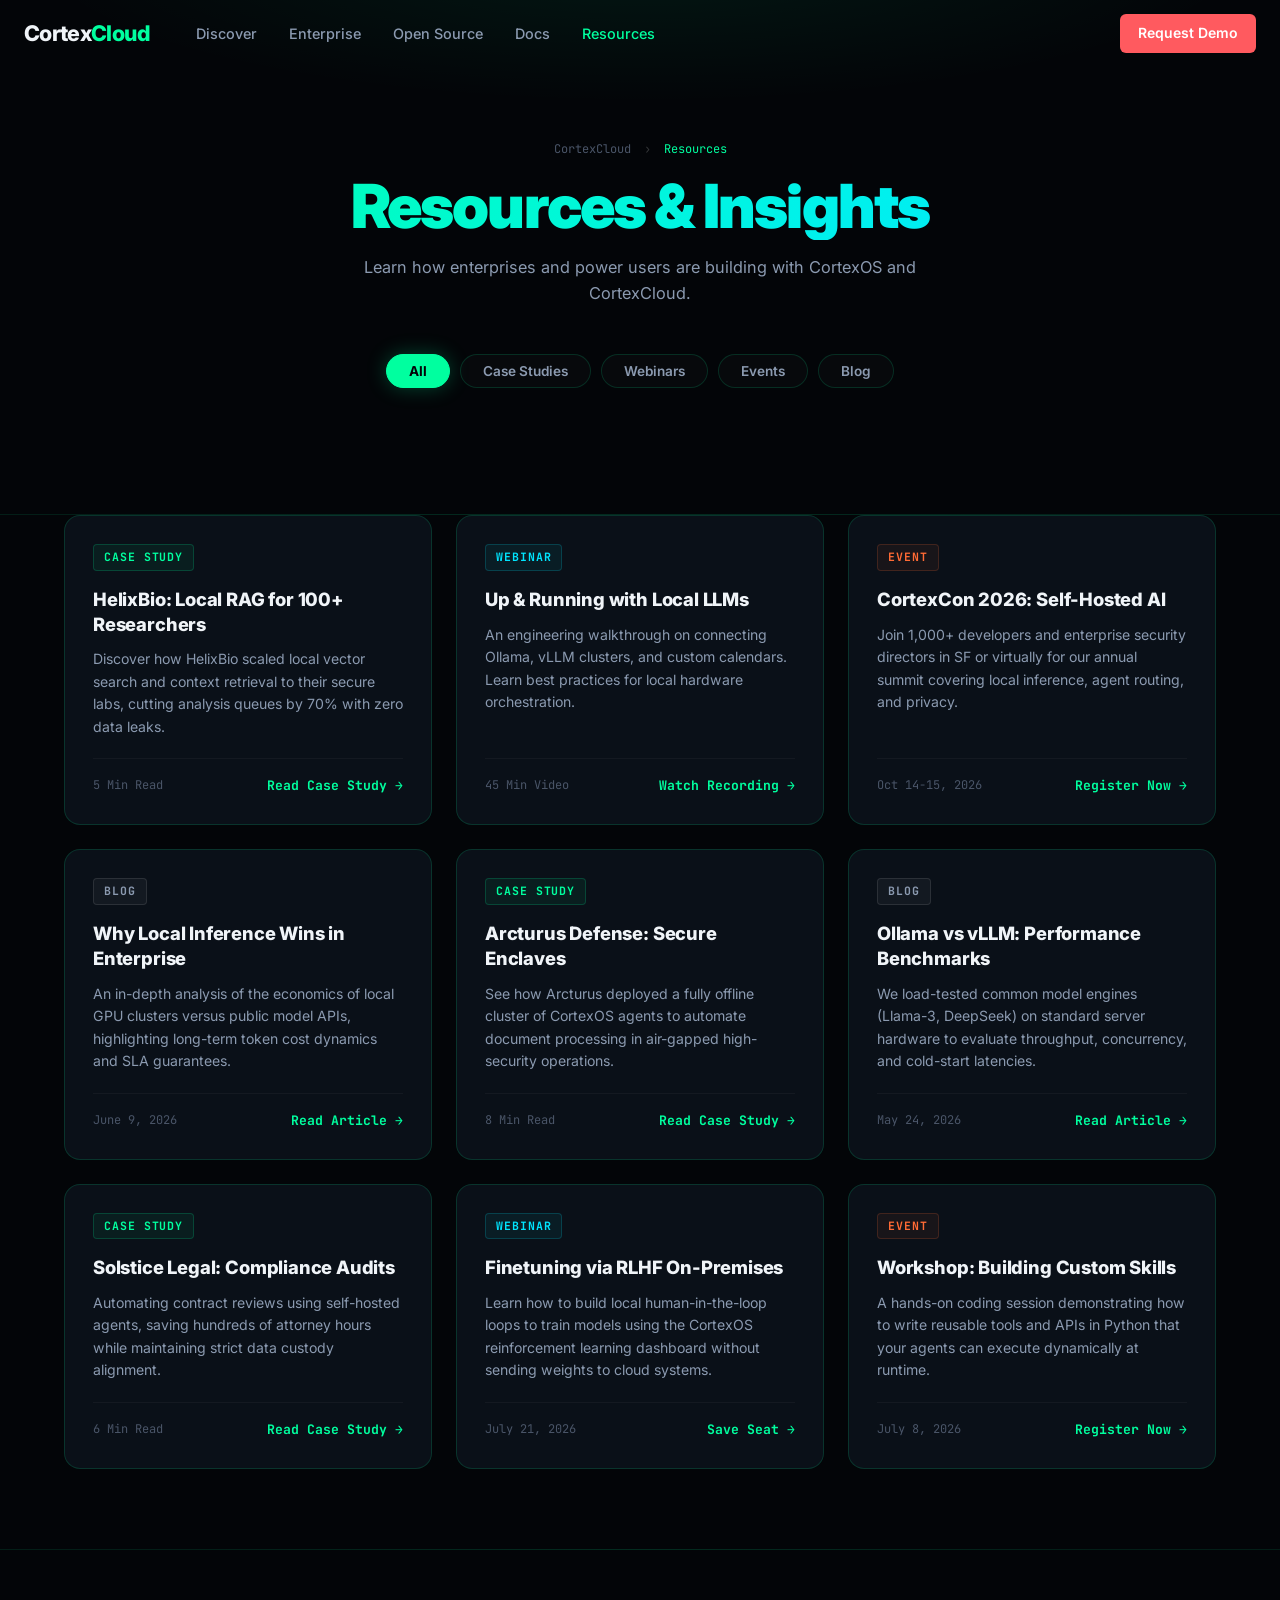
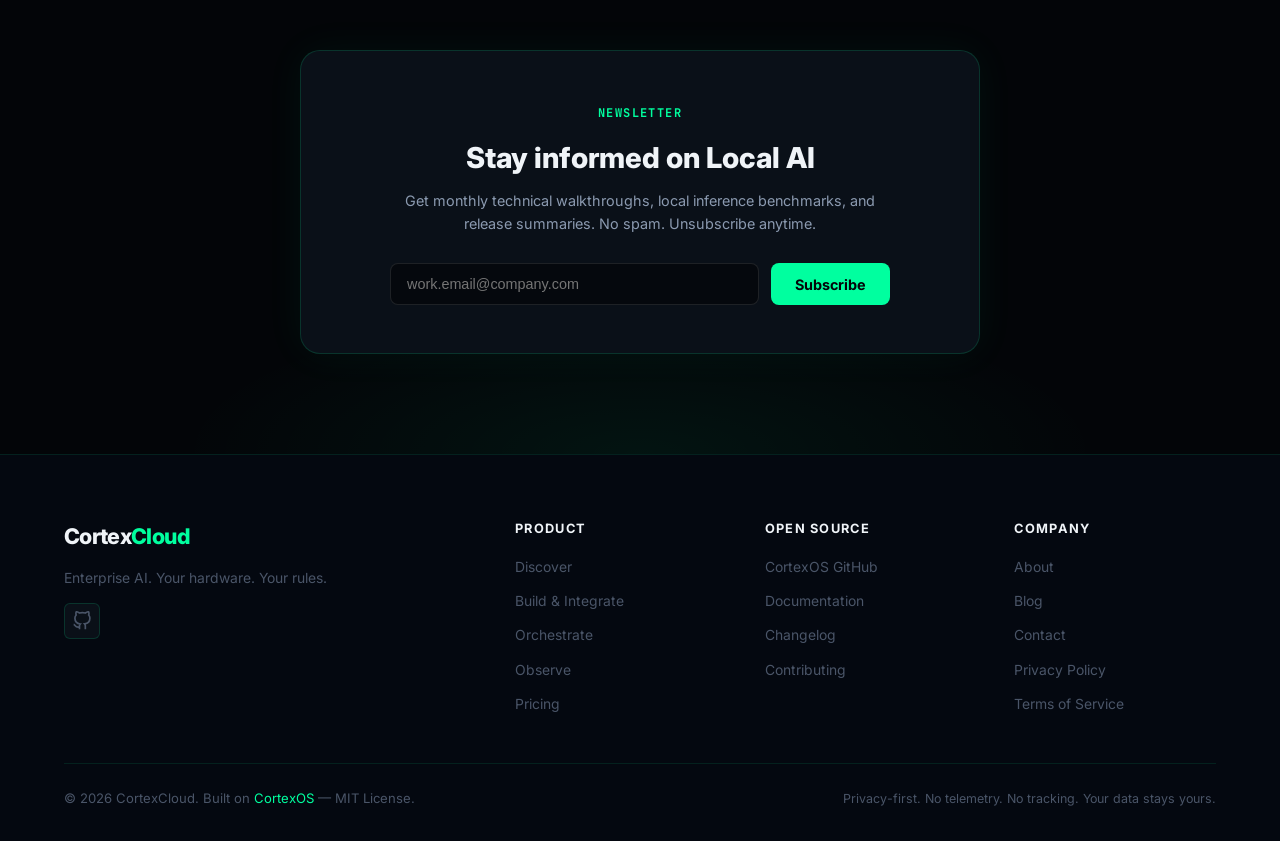
<file: resources.html>
<!DOCTYPE html>
<html lang="en">
<head>
  <meta charset="UTF-8" />
  <meta name="viewport" content="width=device-width, initial-scale=1.0" />
  <title>Resources &amp; Insights | CortexCloud</title>
  <meta name="description" content="Learn how enterprises and power users are building local-first, privacy-safe AI with CortexOS and CortexCloud." />
  <link rel="preconnect" href="https://fonts.googleapis.com" />
  <link rel="preconnect" href="https://fonts.gstatic.com" crossorigin />
  <link href="https://fonts.googleapis.com/css2?family=Inter:wght@300;400;500;600;700;800;900&family=JetBrains+Mono:wght@400;500;700&display=swap" rel="stylesheet" />
  <link rel="stylesheet" href="style.css" />
  <link rel="icon" type="image/png" href="logo.png" />
  <style>
    /* =====================================================
       RESOURCES PAGE CUSTOM LAYOUT & STYLES
       ===================================================== */
    .resources-hero {
      background: radial-gradient(ellipse 80% 50% at 50% -10%, rgba(0,255,159,0.08) 0%, transparent 60%);
      padding: 140px 0 70px;
      text-align: center;
      border-bottom: 1px solid var(--border-subtle);
    }
    
    /* Filter Bar */
    .filter-bar-wrap {
      display: flex;
      justify-content: center;
      gap: 10px;
      margin-top: 48px;
      margin-bottom: 56px;
      flex-wrap: wrap;
    }
    .filter-btn {
      padding: 8px 22px;
      background: rgba(255,255,255,0.02);
      border: 1px solid var(--border-card);
      border-radius: 999px;
      color: var(--text-secondary);
      font-size: 0.85rem;
      font-weight: 600;
      cursor: pointer;
      transition: all 0.25s;
    }
    .filter-btn:hover {
      border-color: rgba(0, 255, 159, 0.35);
      color: #00FF9F;
      box-shadow: 0 0 12px rgba(0, 255, 159, 0.1);
    }
    .filter-btn.active {
      background: #00FF9F;
      color: #030508;
      border-color: #00FF9F;
      font-weight: 700;
      box-shadow: 0 0 20px rgba(0, 255, 159, 0.25);
    }

    /* Resources Grid */
    .resources-grid {
      display: grid;
      grid-template-columns: repeat(3, 1fr);
      gap: 24px;
      margin-bottom: 80px;
    }
    
    /* Card Styles */
    .res-card {
      background: var(--bg-card);
      border: 1px solid var(--border-card);
      border-radius: 16px;
      overflow: hidden;
      display: flex;
      flex-direction: column;
      transition: border-color 0.25s, box-shadow 0.25s, transform 0.25s;
      height: 100%;
    }
    .res-card:hover {
      border-color: rgba(0, 255, 159, 0.25);
      box-shadow: 0 0 30px rgba(0, 255, 159, 0.1);
      transform: translateY(-4px);
    }
    .res-card-body {
      padding: 28px;
      display: flex;
      flex-direction: column;
      flex: 1;
    }
    .res-badge {
      display: inline-flex;
      font-size: 0.72rem;
      font-weight: 700;
      text-transform: uppercase;
      letter-spacing: 0.08em;
      font-family: var(--font-mono);
      margin-bottom: 16px;
      padding: 3px 10px;
      border-radius: 4px;
      width: fit-content;
    }
    .res-badge.case-studies {
      background: rgba(0, 255, 159, 0.06);
      border: 1px solid rgba(0, 255, 159, 0.18);
      color: #00FF9F;
    }
    .res-badge.webinars {
      background: rgba(0, 229, 255, 0.06);
      border: 1px solid rgba(0, 229, 255, 0.18);
      color: #00E5FF;
    }
    .res-badge.events {
      background: rgba(255, 107, 53, 0.06);
      border: 1px solid rgba(255, 107, 53, 0.18);
      color: #FF6B35;
    }
    .res-badge.blog {
      background: rgba(255, 255, 255, 0.04);
      border: 1px solid rgba(255, 255, 255, 0.1);
      color: var(--text-secondary);
    }
    
    .res-title {
      font-size: 1.15rem;
      font-weight: 800;
      color: var(--text-primary);
      line-height: 1.35;
      margin-bottom: 12px;
      letter-spacing: -0.01em;
    }
    .res-desc {
      font-size: 0.88rem;
      color: var(--text-secondary);
      line-height: 1.6;
      margin-bottom: 20px;
      flex: 1;
    }
    
    .res-meta {
      font-size: 0.75rem;
      color: var(--text-muted);
      font-family: var(--font-mono);
      display: flex;
      justify-content: space-between;
      align-items: center;
      padding-top: 16px;
      border-top: 1px solid rgba(255,255,255,0.04);
      margin-top: auto;
    }
    .res-link {
      font-size: 0.82rem;
      font-weight: 700;
      color: #00FF9F;
      text-decoration: none;
      display: inline-flex;
      align-items: center;
      gap: 6px;
      transition: gap 0.2s;
    }
    .res-card:hover .res-link {
      gap: 10px;
    }

    /* Grid filter animations */
    .res-card.fade-out {
      opacity: 0;
      transform: scale(0.95);
      display: none;
    }
    .res-card.fade-in {
      display: flex;
      animation: res-fade 0.3s forwards ease;
    }
    @keyframes res-fade {
      from { opacity: 0; transform: scale(0.95); }
      to { opacity: 1; transform: scale(1); }
    }

    /* Newsletter Section */
    .newsletter-section {
      background: radial-gradient(ellipse 60% 50% at 50% 100%, rgba(0,255,159,0.06) 0%, transparent 60%);
      padding: 100px 0;
      border-top: 1px solid var(--border-subtle);
    }
    .newsletter-box {
      max-width: 680px;
      margin: 0 auto;
      background: var(--bg-card);
      border: 1px solid var(--border-card);
      border-radius: 20px;
      padding: 48px;
      text-align: center;
      box-shadow: 0 0 40px rgba(0,255,159,0.05);
    }
    .news-form {
      display: flex;
      gap: 12px;
      margin-top: 28px;
      max-width: 500px;
      margin-inline: auto;
    }
    .news-input {
      flex: 1;
      background: rgba(0,0,0,0.45);
      border: 1px solid rgba(255,255,255,0.1);
      border-radius: 8px;
      padding: 12px 16px;
      color: var(--text-primary);
      font-size: 0.9rem;
      outline: none;
      transition: border-color 0.2s;
    }
    .news-input:focus {
      border-color: rgba(0,255,159,0.4);
    }
    .news-btn {
      padding: 12px 24px;
      background: #00FF9F;
      color: #030508;
      border: none;
      border-radius: 8px;
      font-weight: 700;
      cursor: pointer;
      font-size: 0.9rem;
      transition: box-shadow 0.2s, transform 0.2s;
    }
    .news-btn:hover {
      box-shadow: 0 0 20px rgba(0,255,159,0.4);
      transform: translateY(-1px);
    }

    /* Helper styles */
    .nav-link-active {
      color: #00FF9F !important;
    }

    @media (max-width: 1024px) {
      .resources-grid {
        grid-template-columns: repeat(2, 1fr);
      }
    }
    @media (max-width: 768px) {
      .resources-hero {
        padding: 100px 0 40px;
      }
    }
    @media (max-width: 640px) {
      .resources-grid {
        grid-template-columns: 1fr;
      }
      .newsletter-box {
        padding: 32px 24px;
      }
      .news-form {
        flex-direction: column;
        gap: 12px;
      }
      .news-btn {
        width: 100%;
      }
    }
  </style>
</head>
<body>

  <!-- ============ NAVBAR ============ -->
  <header class="navbar" id="navbar">
    <div class="nav-inner">
      <a href="index.html" class="nav-logo" id="nav-logo-link" aria-label="CortexCloud Home">
        <span class="nav-logo-text">Cortex<span class="logo-accent">Cloud</span></span>
      </a>
      <nav class="nav-links" id="nav-links" aria-label="Main Navigation">
        <a href="index.html#discover" class="nav-link" id="nav-discover">Discover</a>
        <a href="agent-management-platform.html" class="nav-link" id="nav-enterprise">Enterprise</a>
        <a href="opensource.html" class="nav-link" id="nav-oss">Open Source</a>
        <a href="docs.html" class="nav-link" id="nav-docs">Docs</a>
        <a href="resources.html" class="nav-link nav-link-active" id="nav-resources">Resources</a>
      </nav>
      <div class="nav-actions">
        <a href="https://calendly.com/ampwerajonathan50/30min" class="btn-demo" id="btn-demo-nav" target="_blank" rel="noopener">Request Demo</a>
      </div>
      <button class="nav-hamburger" id="nav-hamburger" aria-label="Open menu" aria-expanded="false">
        <span></span><span></span><span></span>
      </button>
    </div>
  </header>
  <div class="mobile-menu" id="mobile-menu" aria-hidden="true">
    <a href="index.html#discover" class="mobile-link">Discover</a>
    <a href="agent-management-platform.html" class="mobile-link">Enterprise</a>
    <a href="opensource.html" class="mobile-link">Open Source</a>
    <a href="docs.html" class="mobile-link">Docs</a>
    <a href="resources.html" class="mobile-link nav-link-active">Resources</a>
    <div class="mobile-actions">
      <a href="https://calendly.com/ampwerajonathan50/30min" class="btn-demo" target="_blank" rel="noopener">Request Demo</a>
    </div>
  </div>

  <main>

    <!-- ============ HERO ============ -->
    <section class="resources-hero">
      <div class="container">
        <div class="breadcrumb" style="justify-content:center; font-size:0.75rem; color:var(--text-muted); font-family:var(--font-mono); margin-bottom:14px;">
          <a href="index.html" style="color:var(--text-muted); text-decoration:none;">CortexCloud</a>
          <span style="margin: 0 6px; color:rgba(255,255,255,0.2);">›</span>
          <span style="color:#00FF9F;">Resources</span>
        </div>
        <h1 class="hero-title title-gradient" style="font-size:clamp(2.2rem, 5vw, 3.8rem); font-weight:900; margin-bottom:14px; letter-spacing:-0.03em;">
          Resources &amp; Insights
        </h1>
        <p class="hero-sub" style="max-width:580px; margin-inline:auto; font-size:1.02rem; color:var(--text-secondary); line-height:1.6;">
          Learn how enterprises and power users are building with CortexOS and CortexCloud.
        </p>

        <!-- Filter Bar -->
        <div class="filter-bar-wrap" role="group" aria-label="Filter resources by category">
          <button class="filter-btn active" data-filter="all">All</button>
          <button class="filter-btn" data-filter="case-studies">Case Studies</button>
          <button class="filter-btn" data-filter="webinars">Webinars</button>
          <button class="filter-btn" data-filter="events">Events</button>
          <button class="filter-btn" data-filter="blog">Blog</button>
        </div>
      </div>
    </section>

    <!-- ============ RESOURCES GRID ============ -->
    <section class="resources-grid-section">
      <div class="container">
        
        <div class="resources-grid" id="resources-grid">

          <!-- Case Study 1 -->
          <div class="res-card card-reveal" data-category="case-studies">
            <div class="res-card-body">
              <span class="res-badge case-studies">Case Study</span>
              <h3 class="res-title">HelixBio: Local RAG for 100+ Researchers</h3>
              <p class="res-desc">Discover how HelixBio scaled local vector search and context retrieval to their secure labs, cutting analysis queues by 70% with zero data leaks.</p>
              <div class="res-meta">
                <span>5 Min Read</span>
                <a href="#case-studies" class="res-link">Read Case Study →</a>
              </div>
            </div>
          </div>

          <!-- Webinar 1 -->
          <div class="res-card card-reveal" data-category="webinars">
            <div class="res-card-body">
              <span class="res-badge webinars">Webinar</span>
              <h3 class="res-title">Up &amp; Running with Local LLMs</h3>
              <p class="res-desc">An engineering walkthrough on connecting Ollama, vLLM clusters, and custom calendars. Learn best practices for local hardware orchestration.</p>
              <div class="res-meta">
                <span>45 Min Video</span>
                <a href="#webinars" class="res-link">Watch Recording →</a>
              </div>
            </div>
          </div>

          <!-- Event 1 -->
          <div class="res-card card-reveal" data-category="events">
            <div class="res-card-body">
              <span class="res-badge events">Event</span>
              <h3 class="res-title">CortexCon 2026: Self-Hosted AI</h3>
              <p class="res-desc">Join 1,000+ developers and enterprise security directors in SF or virtually for our annual summit covering local inference, agent routing, and privacy.</p>
              <div class="res-meta">
                <span>Oct 14-15, 2026</span>
                <a href="#events" class="res-link">Register Now →</a>
              </div>
            </div>
          </div>

          <!-- Blog 1 -->
          <div class="res-card card-reveal" data-category="blog">
            <div class="res-card-body">
              <span class="res-badge blog">Blog</span>
              <h3 class="res-title">Why Local Inference Wins in Enterprise</h3>
              <p class="res-desc">An in-depth analysis of the economics of local GPU clusters versus public model APIs, highlighting long-term token cost dynamics and SLA guarantees.</p>
              <div class="res-meta">
                <span>June 9, 2026</span>
                <a href="#blog" class="res-link">Read Article →</a>
              </div>
            </div>
          </div>

          <!-- Case Study 2 -->
          <div class="res-card card-reveal" data-category="case-studies">
            <div class="res-card-body">
              <span class="res-badge case-studies">Case Study</span>
              <h3 class="res-title">Arcturus Defense: Secure Enclaves</h3>
              <p class="res-desc">See how Arcturus deployed a fully offline cluster of CortexOS agents to automate document processing in air-gapped high-security operations.</p>
              <div class="res-meta">
                <span>8 Min Read</span>
                <a href="#case-studies" class="res-link">Read Case Study →</a>
              </div>
            </div>
          </div>

          <!-- Blog 2 -->
          <div class="res-card card-reveal" data-category="blog">
            <div class="res-card-body">
              <span class="res-badge blog">Blog</span>
              <h3 class="res-title">Ollama vs vLLM: Performance Benchmarks</h3>
              <p class="res-desc">We load-tested common model engines (Llama-3, DeepSeek) on standard server hardware to evaluate throughput, concurrency, and cold-start latencies.</p>
              <div class="res-meta">
                <span>May 24, 2026</span>
                <a href="#blog" class="res-link">Read Article →</a>
              </div>
            </div>
          </div>

          <!-- Case Study 3 -->
          <div class="res-card card-reveal" data-category="case-studies">
            <div class="res-card-body">
              <span class="res-badge case-studies">Case Study</span>
              <h3 class="res-title">Solstice Legal: Compliance Audits</h3>
              <p class="res-desc">Automating contract reviews using self-hosted agents, saving hundreds of attorney hours while maintaining strict data custody alignment.</p>
              <div class="res-meta">
                <span>6 Min Read</span>
                <a href="#case-studies" class="res-link">Read Case Study →</a>
              </div>
            </div>
          </div>

          <!-- Webinar 2 -->
          <div class="res-card card-reveal" data-category="webinars">
            <div class="res-card-body">
              <span class="res-badge webinars">Webinar</span>
              <h3 class="res-title">Finetuning via RLHF On-Premises</h3>
              <p class="res-desc">Learn how to build local human-in-the-loop loops to train models using the CortexOS reinforcement learning dashboard without sending weights to cloud systems.</p>
              <div class="res-meta">
                <span>July 21, 2026</span>
                <a href="#webinars" class="res-link">Save Seat →</a>
              </div>
            </div>
          </div>

          <!-- Event 2 -->
          <div class="res-card card-reveal" data-category="events">
            <div class="res-card-body">
              <span class="res-badge events">Event</span>
              <h3 class="res-title">Workshop: Building Custom Skills</h3>
              <p class="res-desc">A hands-on coding session demonstrating how to write reusable tools and APIs in Python that your agents can execute dynamically at runtime.</p>
              <div class="res-meta">
                <span>July 8, 2026</span>
                <a href="#events" class="res-link">Register Now →</a>
              </div>
            </div>
          </div>

        </div>

      </div>
    </section>

    <!-- ============ NEWSLETTER ============ -->
    <section class="newsletter-section">
      <div class="container">
        <div class="newsletter-box card-reveal">
          <span class="section-tag" style="margin-bottom:12px;">Newsletter</span>
          <h2 style="font-size:1.8rem; font-weight:800; color:var(--text-primary); margin-bottom:8px;">Stay informed on Local AI</h2>
          <p style="font-size:0.9rem; color:var(--text-secondary); line-height:1.6; max-width:480px; margin-inline:auto;">
            Get monthly technical walkthroughs, local inference benchmarks, and release summaries. No spam. Unsubscribe anytime.
          </p>
          <form class="news-form" action="#" method="POST" onsubmit="event.preventDefault(); alert('Subscribed successfully!');">
            <input type="email" class="news-input" placeholder="work.email@company.com" required aria-label="Work Email" />
            <button type="submit" class="news-btn">Subscribe</button>
          </form>
        </div>
      </div>
    </section>

  </main>

  <!-- ============ FOOTER ============ -->
  <footer class="site-footer" id="site-footer">
    <div class="container">
      <div class="footer-top">
        <div class="footer-brand">
          <a href="index.html" class="nav-logo" aria-label="CortexCloud Home">
            <span class="nav-logo-text">Cortex<span class="logo-accent">Cloud</span></span>
          </a>
          <p class="footer-tagline">Enterprise AI. Your hardware. Your rules.</p>
          <div class="footer-social">
            <a href="https://github.com/jonahthan433/CortexOS" class="social-link" target="_blank" rel="noopener" aria-label="GitHub">
              <svg width="20" height="20" viewBox="0 0 24 24" fill="none" stroke="currentColor" stroke-width="2"><path d="M9 19c-5 1.5-5-2.5-7-3m14 6v-3.87a3.37 3.37 0 0 0-.94-2.61c3.14-.35 6.44-1.54 6.44-7A5.44 5.44 0 0 0 20 4.77 5.07 5.07 0 0 0 19.91 1S18.73.65 16 2.48a13.38 13.38 0 0 0-7 0C6.27.65 5.09 1 5.09 1A5.07 5.07 0 0 0 5 4.77a5.44 5.44 0 0 0-1.5 3.78c0 5.42 3.3 6.61 6.44 7A3.37 3.37 0 0 0 9 18.13V22"/></svg>
            </a>
          </div>
        </div>
        <div class="footer-links-group">
          <h4>Product</h4>
          <a href="index.html#discover">Discover</a>
          <a href="index.html#build">Build &amp; Integrate</a>
          <a href="index.html#orchestrate">Orchestrate</a>
          <a href="index.html#observe">Observe</a>
          <a href="index.html#pricing">Pricing</a>
        </div>
        <div class="footer-links-group">
          <h4>Open Source</h4>
          <a href="https://github.com/jonahthan433/CortexOS" target="_blank" rel="noopener">CortexOS GitHub</a>
          <a href="docs.html">Documentation</a>
          <a href="#changelog">Changelog</a>
          <a href="#contributing">Contributing</a>
        </div>
        <div class="footer-links-group">
          <h4>Company</h4>
          <a href="#about">About</a>
          <a href="#blog">Blog</a>
          <a href="mailto:enterprise@cortexcloud.online">Contact</a>
          <a href="#privacy">Privacy Policy</a>
          <a href="#terms">Terms of Service</a>
        </div>
      </div>
      <div class="footer-bottom">
        <p>© 2026 CortexCloud. Built on <a href="https://github.com/jonahthan433/CortexOS" target="_blank" rel="noopener">CortexOS</a> — MIT License.</p>
        <p class="footer-note">Privacy-first. No telemetry. No tracking. Your data stays yours.</p>
      </div>
    </div>
  </footer>

  <script src="main.js"></script>
  <script>
    // =====================================================
    // RESOURCES PAGE INTERACTIVE CATEGORY FILTERING
    // =====================================================
    const filterButtons = document.querySelectorAll('.filter-btn');
    const cards = document.querySelectorAll('.res-card');

    if (filterButtons.length && cards.length) {
      filterButtons.forEach(btn => {
        btn.addEventListener('click', () => {
          // Deactivate all buttons
          filterButtons.forEach(b => b.classList.remove('active'));
          // Activate current button
          btn.classList.add('active');

          const category = btn.getAttribute('data-filter');

          cards.forEach(card => {
            const cardCat = card.getAttribute('data-category');
            if (category === 'all' || cardCat === category) {
              card.classList.remove('fade-out');
              card.classList.add('fade-in');
            } else {
              card.classList.remove('fade-in');
              card.classList.add('fade-out');
            }
          });
        });
      });
    }
  </script>
</body>
</html>
</file>
<file: style.css>
/* ===================================================
   CORTEXCLOUD — Design System & Global Styles
   =================================================== */

/* --- Custom Properties (Design Tokens) --- */
:root {
  --green: #00FF9F;
  --green-dim: #00cc7a;
  --green-glow: rgba(0, 255, 159, 0.25);
  --green-glow-strong: rgba(0, 255, 159, 0.5);
  --cyan: #00E5FF;
  --cyan-dim: #00b8cc;
  --cyan-glow: rgba(0, 229, 255, 0.2);
  --coral: #FF5A5F;
  --coral-hover: #e04a4f;
  --bg-deepest: #030508;
  --bg-deep: #060A0F;
  --bg-card: #0A1018;
  --bg-card-hover: #0E1622;
  --bg-section-alt: #040810;
  --border-subtle: rgba(0, 255, 159, 0.1);
  --border-card: rgba(0, 255, 159, 0.15);
  --text-primary: #F0F4F8;
  --text-secondary: #8B9AB0;
  --text-muted: #4A5568;
  --font-sans: 'Inter', -apple-system, BlinkMacSystemFont, 'Segoe UI', sans-serif;
  --font-mono: 'JetBrains Mono', 'Fira Code', 'Cascadia Code', monospace;
  --radius-sm: 6px;
  --radius-md: 12px;
  --radius-lg: 20px;
  --radius-xl: 28px;
  --shadow-green: 0 0 30px rgba(0, 255, 159, 0.15), 0 4px 20px rgba(0, 0, 0, 0.6);
  --shadow-card: 0 2px 20px rgba(0, 0, 0, 0.5), 0 0 0 1px rgba(0, 255, 159, 0.08);
  --transition: 0.25s cubic-bezier(0.4, 0, 0.2, 1);
}

/* --- Reset & Base --- */
*, *::before, *::after { box-sizing: border-box; margin: 0; padding: 0; }
html { scroll-behavior: smooth; font-size: 16px; -webkit-font-smoothing: antialiased; }
body {
  background: var(--bg-deepest);
  color: var(--text-primary);
  font-family: var(--font-sans);
  line-height: 1.6;
  overflow-x: hidden;
}
a { color: inherit; text-decoration: none; }
img { display: block; max-width: 100%; }
ul { list-style: none; }
button { cursor: pointer; background: none; border: none; font-family: inherit; }

/* --- Reduced Motion --- */
@media (prefers-reduced-motion: reduce) {
  *, *::before, *::after { animation-duration: 0.01ms !important; animation-iteration-count: 1 !important; transition-duration: 0.01ms !important; }
}

/* --- Container --- */
.container {
  max-width: 1200px;
  margin: 0 auto;
  padding: 0 24px;
}

/* --- Utility --- */
.text-center { text-align: center; }
.title-gradient {
  background: linear-gradient(135deg in oklch, var(--green) 0%, var(--cyan) 100%);
  -webkit-background-clip: text;
  background-clip: text;
  -webkit-text-fill-color: transparent;
}

/* ===================================================
   CIRCUIT BOARD BACKGROUND PATTERN
   =================================================== */
.circuit-bg {
  position: absolute;
  inset: 0;
  pointer-events: none;
  overflow: hidden;
  z-index: 0;
  opacity: 0.3;
  background-image:
    linear-gradient(var(--border-subtle) 1px, transparent 1px),
    linear-gradient(90deg, var(--border-subtle) 1px, transparent 1px),
    radial-gradient(circle at 20% 30%, rgba(0, 255, 159, 0.04) 0%, transparent 50%),
    radial-gradient(circle at 80% 70%, rgba(0, 229, 255, 0.04) 0%, transparent 50%);
  background-size: 60px 60px, 60px 60px, 100% 100%, 100% 100%;
}

/* ===================================================
   NAVBAR
   =================================================== */
.navbar {
  position: fixed;
  top: 0;
  left: 0;
  right: 0;
  z-index: 100;
  padding: 0 24px;
  height: 68px;
  display: flex;
  align-items: center;
  transition: background var(--transition), border-color var(--transition), backdrop-filter var(--transition);
  border-bottom: 1px solid transparent;
}
.navbar.scrolled {
  background: rgba(3, 5, 8, 0.9);
  backdrop-filter: blur(20px);
  -webkit-backdrop-filter: blur(20px);
  border-bottom-color: var(--border-subtle);
}
.nav-inner {
  max-width: 1280px;
  margin: 0 auto;
  width: 100%;
  display: flex;
  align-items: center;
  gap: 32px;
}
.nav-logo {
  display: flex;
  align-items: center;
  gap: 10px;
  flex-shrink: 0;
}
.nav-logo-img {
  width: 34px;
  height: 34px;
  object-fit: contain;
  filter: drop-shadow(0 0 8px var(--green));
  transition: filter var(--transition);
}
.nav-logo:hover .nav-logo-img { filter: drop-shadow(0 0 14px var(--green)); }
.nav-logo-text {
  font-size: 1.35rem;
  font-weight: 800;
  letter-spacing: -0.03em;
  color: var(--text-primary);
}
.logo-accent { color: var(--green); }

.nav-links {
  display: flex;
  align-items: center;
  gap: 4px;
  flex: 1;
}
.nav-link {
  padding: 6px 14px;
  border-radius: var(--radius-sm);
  font-size: 0.9rem;
  font-weight: 500;
  color: var(--text-secondary);
  transition: color var(--transition), background var(--transition);
}
.nav-link:hover {
  color: var(--text-primary);
  background: rgba(255, 255, 255, 0.04);
}
.nav-link-active {
  color: var(--green) !important;
}
/* Page breadcrumb */
.page-breadcrumb {
  display: inline-flex;
  align-items: center;
  gap: 6px;
  font-size: 0.78rem;
  color: var(--text-muted);
  font-family: var(--font-mono);
  margin-bottom: 18px;
  letter-spacing: 0.04em;
}
.page-breadcrumb a { color: var(--green); transition: opacity var(--transition); }
.page-breadcrumb a:hover { opacity: 0.8; }
.page-breadcrumb span { color: var(--text-muted); }

.nav-actions {
  display: flex;
  align-items: center;
  gap: 10px;
  flex-shrink: 0;
}

/* --- Buttons --- */
.btn-ghost {
  padding: 7px 16px;
  font-size: 0.875rem;
  font-weight: 500;
  color: var(--text-secondary);
  border-radius: var(--radius-sm);
  transition: color var(--transition), background var(--transition);
}
.btn-ghost:hover { color: var(--text-primary); background: rgba(255,255,255,0.05); }

.btn-outline-green {
  padding: 7px 16px;
  font-size: 0.875rem;
  font-weight: 600;
  color: var(--green);
  border: 1px solid rgba(0, 255, 159, 0.4);
  border-radius: var(--radius-sm);
  transition: background var(--transition), border-color var(--transition), box-shadow var(--transition);
}
.btn-outline-green:hover {
  background: rgba(0, 255, 159, 0.08);
  border-color: var(--green);
  box-shadow: 0 0 16px var(--green-glow);
}
.btn-outline-green.btn-full { display: block; text-align: center; padding: 12px; }

.btn-demo {
  padding: 8px 18px;
  font-size: 0.875rem;
  font-weight: 600;
  background: var(--coral);
  color: #fff;
  border-radius: var(--radius-sm);
  transition: background var(--transition), box-shadow var(--transition), transform var(--transition);
}
.btn-demo:hover {
  background: var(--coral-hover);
  box-shadow: 0 4px 20px rgba(255, 90, 95, 0.4);
  transform: translateY(-1px);
}

.btn-cta-primary {
  display: inline-flex;
  align-items: center;
  gap: 8px;
  padding: 14px 28px;
  font-size: 1rem;
  font-weight: 700;
  background: var(--coral);
  color: #fff;
  border-radius: var(--radius-md);
  transition: background var(--transition), box-shadow var(--transition), transform var(--transition);
}
.btn-cta-primary:hover {
  background: var(--coral-hover);
  box-shadow: 0 6px 28px rgba(255, 90, 95, 0.45);
  transform: translateY(-2px);
}
.btn-cta-primary.btn-lg { padding: 16px 32px; font-size: 1.05rem; }
.btn-cta-primary.btn-xl { padding: 18px 40px; font-size: 1.15rem; }
.btn-cta-primary.btn-full { display: block; text-align: center; justify-content: center; }

.btn-cta-secondary {
  display: inline-flex;
  align-items: center;
  gap: 8px;
  padding: 14px 28px;
  font-size: 1rem;
  font-weight: 700;
  color: var(--green);
  border: 2px solid rgba(0, 255, 159, 0.5);
  border-radius: var(--radius-md);
  transition: background var(--transition), border-color var(--transition), box-shadow var(--transition), transform var(--transition);
}
.btn-cta-secondary:hover {
  background: rgba(0, 255, 159, 0.07);
  border-color: var(--green);
  box-shadow: 0 0 28px var(--green-glow);
  transform: translateY(-2px);
}
.btn-cta-secondary.btn-lg { padding: 16px 32px; font-size: 1.05rem; }
.btn-cta-secondary.btn-xl { padding: 18px 40px; font-size: 1.15rem; }

/* Hamburger */
.nav-hamburger {
  display: none;
  flex-direction: column;
  gap: 5px;
  padding: 8px;
  margin-left: auto;
}
.nav-hamburger span {
  display: block;
  width: 22px;
  height: 2px;
  background: var(--text-secondary);
  border-radius: 2px;
  transition: var(--transition);
}
.nav-hamburger.open span:nth-child(1) { transform: rotate(45deg) translate(5px, 5px); }
.nav-hamburger.open span:nth-child(2) { opacity: 0; }
.nav-hamburger.open span:nth-child(3) { transform: rotate(-45deg) translate(5px, -5px); }

/* Mobile Menu */
.mobile-menu {
  position: fixed;
  top: 68px;
  left: 0;
  right: 0;
  z-index: 99;
  background: rgba(6, 10, 15, 0.97);
  backdrop-filter: blur(20px);
  -webkit-backdrop-filter: blur(20px);
  padding: 16px 24px 24px;
  border-bottom: 1px solid var(--border-subtle);
  display: flex;
  flex-direction: column;
  gap: 4px;
  translate: 0 -100%;
  opacity: 0;
  transition: translate var(--transition), opacity var(--transition);
  pointer-events: none;
}
.mobile-menu.open {
  translate: 0 0;
  opacity: 1;
  pointer-events: auto;
}
.mobile-link {
  padding: 12px 8px;
  font-size: 1rem;
  font-weight: 500;
  color: var(--text-secondary);
  border-bottom: 1px solid var(--border-subtle);
  transition: color var(--transition);
}
.mobile-link:hover { color: var(--green); }
.mobile-actions {
  display: flex;
  gap: 12px;
  padding-top: 16px;
  flex-wrap: wrap;
}

/* ===================================================
   HERO SECTION
   =================================================== */
.hero {
  position: relative;
  min-height: 100vh;
  display: flex;
  align-items: center;
  justify-content: center;
  overflow: hidden;
  padding: 100px 24px 80px;
}
.hero-glow-orb {
  position: absolute;
  border-radius: 50%;
  pointer-events: none;
  filter: blur(100px);
  z-index: 0;
}
.orb-1 {
  width: 600px;
  height: 600px;
  background: radial-gradient(circle, rgba(0, 255, 159, 0.12) 0%, transparent 70%);
  top: -100px;
  left: 50%;
  translate: -50% 0;
}
.orb-2 {
  width: 400px;
  height: 400px;
  background: radial-gradient(circle, rgba(0, 229, 255, 0.08) 0%, transparent 70%);
  bottom: 50px;
  right: -100px;
}

.hero-inner {
  position: relative;
  z-index: 1;
  text-align: center;
  max-width: 900px;
  margin: 0 auto;
}

.hero-badge {
  display: inline-flex;
  align-items: center;
  gap: 8px;
  padding: 7px 16px;
  background: rgba(0, 255, 159, 0.07);
  border: 1px solid rgba(0, 255, 159, 0.2);
  border-radius: 999px;
  font-size: 0.8rem;
  font-weight: 600;
  color: var(--green);
  letter-spacing: 0.03em;
  text-transform: uppercase;
  margin-bottom: 28px;
  animation: fadeSlideDown 0.7s ease both;
}
.badge-dot {
  width: 7px;
  height: 7px;
  border-radius: 50%;
  background: var(--green);
  box-shadow: 0 0 8px var(--green);
  animation: pulse-dot 2s ease-in-out infinite;
}
@keyframes pulse-dot {
  0%, 100% { opacity: 1; box-shadow: 0 0 8px var(--green); }
  50% { opacity: 0.5; box-shadow: 0 0 4px var(--green); }
}


@keyframes float {
  0%, 100% { transform: translateY(0); }
  50% { transform: translateY(-12px); }
}

.hero-title {
  font-size: clamp(2.2rem, 5vw, 3.8rem);
  font-weight: 900;
  line-height: 1.1;
  letter-spacing: -0.03em;
  color: var(--text-primary);
  margin-bottom: 20px;
  animation: fadeSlideUp 0.8s 0.2s ease both;
}

.hero-sub {
  font-size: clamp(1rem, 2vw, 1.2rem);
  color: var(--text-secondary);
  line-height: 1.7;
  max-width: 700px;
  margin: 0 auto 36px;
  animation: fadeSlideUp 0.8s 0.3s ease both;
}
.br-desktop { display: block; }

.hero-ctas {
  display: flex;
  align-items: center;
  justify-content: center;
  gap: 16px;
  flex-wrap: wrap;
  margin-bottom: 32px;
  animation: fadeSlideUp 0.8s 0.4s ease both;
}

.hero-install-block {
  display: inline-flex;
  flex-direction: column;
  align-items: center;
  gap: 8px;
  margin-bottom: 56px;
  animation: fadeSlideUp 0.8s 0.5s ease both;
}
.install-label {
  font-size: 0.75rem;
  font-weight: 600;
  text-transform: uppercase;
  letter-spacing: 0.1em;
  color: var(--text-muted);
}
.install-cmd-wrap {
  display: flex;
  align-items: center;
  gap: 8px;
  background: rgba(0, 255, 159, 0.04);
  border: 1px solid rgba(0, 255, 159, 0.2);
  border-radius: var(--radius-md);
  padding: 10px 14px 10px 20px;
  transition: border-color var(--transition), box-shadow var(--transition);
}
.install-cmd-wrap:hover {
  border-color: rgba(0, 255, 159, 0.4);
  box-shadow: 0 0 20px var(--green-glow);
}
.install-cmd {
  font-family: var(--font-mono);
  font-size: 0.82rem;
  color: var(--green);
  white-space: nowrap;
  overflow: hidden;
  text-overflow: ellipsis;
  max-width: 400px;
}
.copy-btn {
  display: flex;
  align-items: center;
  gap: 6px;
  padding: 5px 12px;
  background: rgba(0, 255, 159, 0.1);
  border: 1px solid rgba(0, 255, 159, 0.25);
  border-radius: var(--radius-sm);
  color: var(--green);
  font-size: 0.75rem;
  font-weight: 600;
  transition: background var(--transition), box-shadow var(--transition);
  flex-shrink: 0;
}
.copy-btn:hover { background: rgba(0, 255, 159, 0.2); box-shadow: 0 0 10px var(--green-glow); }

.hero-stats {
  display: flex;
  align-items: center;
  justify-content: center;
  gap: 24px;
  flex-wrap: wrap;
  animation: fadeSlideUp 0.8s 0.6s ease both;
}
.hero-stat { text-align: center; }
.stat-val { display: block; font-size: 1.6rem; font-weight: 800; color: var(--green); letter-spacing: -0.02em; }
.stat-lbl { display: block; font-size: 0.78rem; color: var(--text-muted); text-transform: uppercase; letter-spacing: 0.06em; }
.stat-divider { width: 1px; height: 40px; background: var(--border-subtle); }

@keyframes fadeSlideUp {
  from { opacity: 0; transform: translateY(24px); }
  to { opacity: 1; transform: translateY(0); }
}
@keyframes fadeSlideDown {
  from { opacity: 0; transform: translateY(-16px); }
  to { opacity: 1; transform: translateY(0); }
}

/* ===================================================
   TRUSTED SECTION
   =================================================== */
.trusted {
  padding: 40px 0;
  border-top: 1px solid var(--border-subtle);
  border-bottom: 1px solid var(--border-subtle);
  background: rgba(0, 255, 159, 0.02);
}
.trusted-label {
  text-align: center;
  font-size: 0.8rem;
  text-transform: uppercase;
  letter-spacing: 0.1em;
  color: var(--text-muted);
  margin-bottom: 24px;
}
.trusted-logos {
  display: flex;
  align-items: center;
  justify-content: center;
  gap: 40px;
  flex-wrap: wrap;
}
.trust-logo {
  font-size: 0.85rem;
  font-weight: 700;
  letter-spacing: 0.08em;
  text-transform: uppercase;
  color: var(--text-muted);
  opacity: 0.7;
  transition: opacity var(--transition), color var(--transition);
}
.trust-logo:hover { opacity: 1; color: var(--text-secondary); }

/* ===================================================
   FEATURE SECTIONS
   =================================================== */
.feature-section {
  padding: 120px 0;
}
.section-dark {
  background: var(--bg-section-alt);
  border-top: 1px solid var(--border-subtle);
  border-bottom: 1px solid var(--border-subtle);
}
.section-tag {
  display: inline-block;
  font-size: 0.75rem;
  font-weight: 700;
  text-transform: uppercase;
  letter-spacing: 0.12em;
  color: var(--green);
  margin-bottom: 16px;
  font-family: var(--font-mono);
}
.section-title {
  font-size: clamp(1.8rem, 4vw, 3rem);
  font-weight: 800;
  letter-spacing: -0.025em;
  line-height: 1.15;
  color: var(--text-primary);
  margin-bottom: 16px;
}
.section-sub {
  font-size: 1.05rem;
  color: var(--text-secondary);
  line-height: 1.7;
  max-width: 680px;
  margin-bottom: 64px;
}

/* ===================================================
   FEATURE CARDS — DISCOVER
   =================================================== */
.feature-grid {
  display: grid;
  grid-template-columns: repeat(auto-fit, minmax(260px, 1fr));
  gap: 20px;
}
.feature-card {
  background: var(--bg-card);
  border: 1px solid var(--border-card);
  border-radius: var(--radius-lg);
  padding: 32px;
  display: flex;
  flex-direction: column;
  gap: 14px;
  transition: border-color var(--transition), box-shadow var(--transition), transform var(--transition), background var(--transition);
  position: relative;
  overflow: hidden;
}
.feature-card::before {
  content: '';
  position: absolute;
  inset: 0;
  background: linear-gradient(135deg, rgba(0, 255, 159, 0.04) 0%, transparent 60%);
  opacity: 0;
  transition: opacity var(--transition);
}
.feature-card:hover {
  border-color: rgba(0, 255, 159, 0.3);
  box-shadow: var(--shadow-green), 0 0 0 1px rgba(0, 255, 159, 0.1);
  transform: translateY(-4px);
  background: var(--bg-card-hover);
}
.feature-card:hover::before { opacity: 1; }
.card-icon {
  width: 52px;
  height: 52px;
  border-radius: var(--radius-md);
  background: rgba(0, 255, 159, 0.08);
  border: 1px solid rgba(0, 255, 159, 0.15);
  display: flex;
  align-items: center;
  justify-content: center;
  color: var(--green);
  flex-shrink: 0;
  transition: background var(--transition), box-shadow var(--transition);
}
.feature-card:hover .card-icon {
  background: rgba(0, 255, 159, 0.15);
  box-shadow: 0 0 16px var(--green-glow);
}
.feature-card h3 {
  font-size: 1.1rem;
  font-weight: 700;
  color: var(--text-primary);
}
.feature-card p {
  font-size: 0.9rem;
  color: var(--text-secondary);
  line-height: 1.65;
  flex: 1;
}
.card-metric {
  display: flex;
  align-items: baseline;
  gap: 8px;
  padding-top: 8px;
  border-top: 1px solid var(--border-subtle);
}
.metric-num {
  font-size: 1.3rem;
  font-weight: 800;
  color: var(--green);
  font-family: var(--font-mono);
}
.metric-lbl {
  font-size: 0.78rem;
  color: var(--text-muted);
  text-transform: uppercase;
  letter-spacing: 0.06em;
}

/* ===================================================
   WORKFLOW DIAGRAM — BUILD
   =================================================== */
.workflow-diagram-wrap {
  margin-bottom: 48px;
  border-radius: var(--radius-xl);
  overflow: hidden;
  border: 1px solid var(--border-card);
  box-shadow: var(--shadow-green);
  position: relative;
}
.workflow-img {
  width: 100%;
  height: auto;
  display: block;
}
.diagram-labels {
  display: flex;
  align-items: center;
  justify-content: center;
  gap: 16px;
  padding: 16px;
  background: rgba(0, 255, 159, 0.03);
  border-top: 1px solid var(--border-subtle);
}
.diag-label {
  font-size: 0.82rem;
  font-weight: 600;
  color: var(--green);
  font-family: var(--font-mono);
  padding: 4px 10px;
  background: rgba(0, 255, 159, 0.07);
  border: 1px solid rgba(0, 255, 159, 0.2);
  border-radius: var(--radius-sm);
}
.diag-arrow { color: var(--cyan); font-size: 1.2rem; font-weight: 700; }

.build-features {
  display: grid;
  grid-template-columns: repeat(auto-fit, minmax(280px, 1fr));
  gap: 16px;
}
.build-feature {
  display: flex;
  align-items: flex-start;
  gap: 16px;
  padding: 20px 24px;
  background: var(--bg-card);
  border: 1px solid var(--border-card);
  border-radius: var(--radius-md);
  transition: border-color var(--transition), box-shadow var(--transition), transform var(--transition);
}
.build-feature:hover {
  border-color: rgba(0, 255, 159, 0.25);
  box-shadow: 0 0 20px var(--green-glow);
  transform: translateY(-3px);
}
.bf-icon { font-size: 1.4rem; flex-shrink: 0; }
.build-feature h4 { font-size: 0.95rem; font-weight: 700; color: var(--text-primary); margin-bottom: 4px; }
.build-feature p { font-size: 0.85rem; color: var(--text-secondary); line-height: 1.55; }

/* ===================================================
   GOVERNANCE — TWO-COL
   =================================================== */
.two-col-layout {
  display: grid;
  grid-template-columns: 1fr 1fr;
  gap: 40px;
  align-items: start;
}
.gov-features { display: flex; flex-direction: column; gap: 20px; }
.gov-item {
  display: flex;
  gap: 18px;
  align-items: flex-start;
  padding: 24px;
  background: var(--bg-card);
  border: 1px solid var(--border-card);
  border-radius: var(--radius-md);
  transition: border-color var(--transition), box-shadow var(--transition), transform var(--transition);
}
.gov-item:hover {
  border-color: rgba(0, 255, 159, 0.25);
  box-shadow: 0 0 24px var(--green-glow);
  transform: translateX(4px);
}
.gov-icon { font-size: 1.6rem; flex-shrink: 0; line-height: 1; }
.gov-content h4 { font-size: 1rem; font-weight: 700; color: var(--text-primary); margin-bottom: 6px; }
.gov-content p { font-size: 0.87rem; color: var(--text-secondary); line-height: 1.6; margin-bottom: 10px; }
.gov-tags { display: flex; gap: 6px; flex-wrap: wrap; }
.tag {
  padding: 2px 9px;
  background: rgba(0, 229, 255, 0.07);
  border: 1px solid rgba(0, 229, 255, 0.2);
  border-radius: 999px;
  font-size: 0.72rem;
  font-weight: 600;
  color: var(--cyan);
  font-family: var(--font-mono);
}

/* Terminal */
.gov-visual { position: sticky; top: 90px; }
.terminal-window {
  background: #0A0F18;
  border: 1px solid rgba(0, 255, 159, 0.2);
  border-radius: var(--radius-lg);
  overflow: hidden;
  box-shadow: 0 0 40px rgba(0, 255, 159, 0.12), 0 20px 60px rgba(0, 0, 0, 0.6);
}
.terminal-header {
  display: flex;
  align-items: center;
  gap: 6px;
  padding: 12px 16px;
  background: #0D1520;
  border-bottom: 1px solid rgba(0, 255, 159, 0.1);
}
.t-dot { width: 12px; height: 12px; border-radius: 50%; }
.t-dot.red { background: #FF5F57; }
.t-dot.yellow { background: #FEBC2E; }
.t-dot.green { background: #28C840; }
.t-title { margin-left: 8px; font-size: 0.78rem; font-family: var(--font-mono); color: var(--text-muted); }
.terminal-body {
  padding: 20px;
  display: flex;
  flex-direction: column;
  gap: 10px;
  min-height: 220px;
}
.t-line {
  display: flex;
  align-items: flex-start;
  gap: 8px;
  font-family: var(--font-mono);
  font-size: 0.78rem;
  line-height: 1.4;
}
.t-time { color: var(--text-muted); flex-shrink: 0; }
.t-tag { padding: 0 6px; border-radius: 3px; font-size: 0.7rem; font-weight: 700; flex-shrink: 0; }
.t-tag.t-info { background: rgba(0, 229, 255, 0.1); color: var(--cyan); }
.t-tag.t-ok { background: rgba(0, 255, 159, 0.1); color: var(--green); }
.t-msg { color: var(--text-secondary); }
.t-hl { color: var(--green); }
.t-blink { margin-top: 4px; }
.t-cursor {
  color: var(--green);
  animation: cursor-blink 1.1s step-end infinite;
}
@keyframes cursor-blink {
  0%, 100% { opacity: 1; }
  50% { opacity: 0; }
}

/* ===================================================
   OBSERVE GRID
   =================================================== */
.observe-grid {
  display: grid;
  grid-template-columns: repeat(auto-fit, minmax(260px, 1fr));
  gap: 20px;
}
.observe-card {
  background: var(--bg-card);
  border: 1px solid var(--border-card);
  border-radius: var(--radius-lg);
  padding: 28px;
  display: flex;
  flex-direction: column;
  gap: 12px;
  transition: border-color var(--transition), box-shadow var(--transition), transform var(--transition);
}
.observe-card:hover {
  border-color: rgba(0, 255, 159, 0.25);
  box-shadow: var(--shadow-green);
  transform: translateY(-4px);
}
.obs-header { display: flex; align-items: center; gap: 12px; }
.obs-icon { font-size: 1.6rem; }
.observe-card h4 { font-size: 1rem; font-weight: 700; color: var(--text-primary); }
.observe-card > p { font-size: 0.87rem; color: var(--text-secondary); line-height: 1.6; }

/* Bar Chart */
.obs-bar-chart {
  display: flex;
  align-items: flex-end;
  gap: 8px;
  height: 80px;
  padding-top: 16px;
}
.obs-bar {
  flex: 1;
  height: var(--h);
  background: rgba(0, 255, 159, 0.15);
  border: 1px solid rgba(0, 255, 159, 0.2);
  border-radius: var(--radius-sm) var(--radius-sm) 0 0;
  position: relative;
  transition: background var(--transition), box-shadow var(--transition);
}
.obs-bar.active {
  background: rgba(0, 255, 159, 0.35);
  border-color: var(--green);
  box-shadow: 0 0 12px var(--green-glow);
}
.obs-bar:hover { background: rgba(0, 255, 159, 0.3); }
.bar-tip {
  position: absolute;
  bottom: -20px;
  left: 50%;
  translate: -50% 0;
  font-size: 0.6rem;
  color: var(--text-muted);
  white-space: nowrap;
}

/* Metrics */
.obs-metrics {
  display: grid;
  grid-template-columns: 1fr 1fr;
  gap: 10px;
  margin-top: 4px;
}
.obs-metric {
  display: flex;
  justify-content: space-between;
  align-items: center;
  padding: 8px 10px;
  background: rgba(0, 0, 0, 0.3);
  border: 1px solid var(--border-subtle);
  border-radius: var(--radius-sm);
}
.om-label { font-size: 0.75rem; color: var(--text-muted); font-family: var(--font-mono); }
.om-val { font-size: 0.85rem; font-weight: 700; color: var(--text-secondary); font-family: var(--font-mono); }
.om-val.green { color: var(--green); }
.om-val.cyan { color: var(--cyan); }

/* Compare UI */
.compare-ui {
  display: flex;
  flex-direction: column;
  gap: 12px;
  margin-top: 4px;
}
.compare-col {
  display: flex;
  align-items: center;
  gap: 10px;
}
.compare-badge {
  font-size: 0.75rem;
  font-weight: 700;
  color: var(--text-muted);
  white-space: nowrap;
  min-width: 80px;
  font-family: var(--font-mono);
}
.compare-badge.active { color: var(--green); }
.compare-bar {
  flex: 1;
  height: 8px;
  background: rgba(255,255,255,0.06);
  border-radius: 999px;
  overflow: hidden;
}
.compare-fill {
  height: 100%;
  background: rgba(0, 229, 255, 0.5);
  border-radius: 999px;
  transition: width 1s ease;
}
.compare-fill.green { background: var(--green); box-shadow: 0 0 8px var(--green-glow); }
.compare-score { font-size: 0.8rem; font-weight: 700; color: var(--text-muted); font-family: var(--font-mono); min-width: 36px; text-align: right; }
.compare-score.green { color: var(--green); }

/* Tags */
.obs-tags-wrap { display: flex; flex-wrap: wrap; gap: 6px; margin-top: 4px; }
.obs-tag {
  padding: 3px 10px;
  background: rgba(0, 255, 159, 0.06);
  border: 1px solid rgba(0, 255, 159, 0.15);
  border-radius: 999px;
  font-size: 0.72rem;
  font-weight: 600;
  color: var(--green);
  font-family: var(--font-mono);
}

/* ===================================================
   STATS SECTION
   =================================================== */
.stats-section {
  padding: 120px 0;
}
.stats-grid {
  display: grid;
  grid-template-columns: repeat(auto-fit, minmax(180px, 1fr));
  gap: 20px;
  margin-top: 64px;
}
.stat-card {
  background: var(--bg-card);
  border: 1px solid var(--border-card);
  border-radius: var(--radius-lg);
  padding: 32px 24px;
  text-align: center;
  transition: border-color var(--transition), box-shadow var(--transition), transform var(--transition);
}
.stat-card:hover {
  border-color: rgba(0, 255, 159, 0.3);
  box-shadow: var(--shadow-green);
  transform: translateY(-4px);
}
.stat-icon { font-size: 2rem; margin-bottom: 14px; display: block; }
.stat-big {
  font-size: 2rem;
  font-weight: 900;
  color: var(--green);
  letter-spacing: -0.03em;
  display: block;
  margin-bottom: 6px;
  font-family: var(--font-mono);
}
.stat-desc { font-size: 0.88rem; font-weight: 700; color: var(--text-primary); display: block; margin-bottom: 4px; }
.stat-detail { font-size: 0.78rem; color: var(--text-muted); line-height: 1.4; display: block; }

/* ===================================================
   TESTIMONIALS
   =================================================== */
.testimonials-section {
  padding: 120px 0;
}
.testimonials-grid {
  display: grid;
  grid-template-columns: repeat(auto-fit, minmax(280px, 1fr));
  gap: 20px;
  margin-top: 64px;
}
.testimonial-card {
  background: var(--bg-card);
  border: 1px solid var(--border-card);
  border-radius: var(--radius-lg);
  padding: 32px;
  display: flex;
  flex-direction: column;
  gap: 16px;
  transition: border-color var(--transition), box-shadow var(--transition), transform var(--transition);
}
.testimonial-card:hover {
  border-color: rgba(0, 255, 159, 0.2);
  box-shadow: var(--shadow-green);
  transform: translateY(-4px);
}
.stars { font-size: 1.1rem; color: var(--green); letter-spacing: 2px; }
.testimonial-card p {
  font-size: 0.95rem;
  color: var(--text-secondary);
  line-height: 1.7;
  flex: 1;
  font-style: italic;
}
.testimonial-card footer {
  display: flex;
  align-items: center;
  gap: 12px;
  padding-top: 12px;
  border-top: 1px solid var(--border-subtle);
}
.test-avatar {
  width: 40px;
  height: 40px;
  border-radius: 50%;
  background: linear-gradient(135deg in oklch, rgba(0, 255, 159, 0.3), rgba(0, 229, 255, 0.3));
  border: 1px solid rgba(0, 255, 159, 0.3);
  display: flex;
  align-items: center;
  justify-content: center;
  font-size: 0.78rem;
  font-weight: 800;
  color: var(--green);
  flex-shrink: 0;
}
.testimonial-card footer strong { display: block; font-size: 0.88rem; color: var(--text-primary); font-weight: 700; }
.testimonial-card footer span { font-size: 0.78rem; color: var(--text-muted); display: block; }

/* ===================================================
   OPEN SOURCE SECTION
   =================================================== */
.oss-section {
  padding: 120px 0;
  position: relative;
  overflow: hidden;
}
.oss-glow {
  position: absolute;
  top: 50%;
  left: 50%;
  translate: -50% -50%;
  width: 800px;
  height: 800px;
  background: radial-gradient(circle, rgba(0, 255, 159, 0.06) 0%, transparent 70%);
  pointer-events: none;
  filter: blur(40px);
}
.oss-inner {
  max-width: 860px;
  margin: 0 auto;
  text-align: center;
  position: relative;
  z-index: 1;
}
.oss-badge {
  display: inline-flex;
  align-items: center;
  gap: 8px;
  padding: 7px 18px;
  background: rgba(0, 255, 159, 0.06);
  border: 1px solid rgba(0, 255, 159, 0.2);
  border-radius: 999px;
  font-size: 0.82rem;
  font-weight: 700;
  color: var(--green);
  text-transform: uppercase;
  letter-spacing: 0.05em;
  margin-bottom: 28px;
}
.oss-title {
  font-size: clamp(2rem, 5vw, 3.5rem);
  font-weight: 900;
  letter-spacing: -0.03em;
  line-height: 1.1;
  color: var(--text-primary);
  margin-bottom: 16px;
}
.oss-sub {
  font-size: 1.1rem;
  color: var(--text-secondary);
  line-height: 1.7;
  margin-bottom: 40px;
}
.oss-ctas {
  display: flex;
  align-items: center;
  justify-content: center;
  gap: 16px;
  flex-wrap: wrap;
  margin-bottom: 64px;
}
.tech-stack-grid {
  display: flex;
  flex-wrap: wrap;
  gap: 12px;
  justify-content: center;
  margin-bottom: 48px;
}
.tech-item {
  display: flex;
  align-items: center;
  gap: 8px;
  padding: 10px 18px;
  background: var(--bg-card);
  border: 1px solid var(--border-card);
  border-radius: var(--radius-md);
  font-size: 0.87rem;
  font-weight: 600;
  color: var(--text-secondary);
  transition: border-color var(--transition), color var(--transition), box-shadow var(--transition), transform var(--transition);
}
.tech-item:hover {
  border-color: rgba(0, 255, 159, 0.3);
  color: var(--text-primary);
  box-shadow: 0 0 16px var(--green-glow);
  transform: translateY(-2px);
}
.tech-icon { font-size: 1.2rem; }

.oss-features-list {
  display: grid;
  grid-template-columns: repeat(auto-fit, minmax(260px, 1fr));
  gap: 10px;
  text-align: left;
  margin-bottom: 56px;
}
.oss-feat {
  display: flex;
  align-items: flex-start;
  gap: 10px;
  padding: 10px 16px;
  background: rgba(0, 255, 159, 0.03);
  border: 1px solid rgba(0, 255, 159, 0.08);
  border-radius: var(--radius-md);
  font-size: 0.88rem;
  color: var(--text-secondary);
  transition: border-color var(--transition), background var(--transition);
}
.oss-feat:hover { border-color: rgba(0, 255, 159, 0.2); background: rgba(0, 255, 159, 0.05); color: var(--text-primary); }
.oss-check { color: var(--green); font-weight: 800; flex-shrink: 0; }

/* Deploy tabs */
.oss-install-block {
  background: var(--bg-card);
  border: 1px solid var(--border-card);
  border-radius: var(--radius-lg);
  overflow: hidden;
}
.oss-deploy-tabs {
  display: flex;
  border-bottom: 1px solid var(--border-subtle);
}
.deploy-tab {
  flex: 1;
  padding: 12px;
  font-size: 0.82rem;
  font-weight: 600;
  color: var(--text-muted);
  font-family: var(--font-mono);
  border-right: 1px solid var(--border-subtle);
  transition: background var(--transition), color var(--transition);
}
.deploy-tab:last-child { border-right: none; }
.deploy-tab.active { background: rgba(0, 255, 159, 0.06); color: var(--green); }
.deploy-tab:hover:not(.active) { background: rgba(255,255,255,0.03); color: var(--text-secondary); }
.deploy-panel { display: none; padding: 24px; }
.deploy-panel.active { display: block; }
.block-code {
  display: block;
  font-family: var(--font-mono);
  font-size: 0.85rem;
  color: var(--green);
  line-height: 1.8;
  white-space: pre-wrap;
  word-break: break-all;
}

/* ===================================================
   ENTERPRISE CTA / PRICING
   =================================================== */
.enterprise-cta {
  padding: 120px 0;
  background: var(--bg-section-alt);
  border-top: 1px solid var(--border-subtle);
  position: relative;
  overflow: hidden;
}
.ent-glow {
  position: absolute;
  top: 0;
  left: 50%;
  translate: -50% -50%;
  width: 600px;
  height: 600px;
  background: radial-gradient(circle, rgba(255, 90, 95, 0.08) 0%, transparent 70%);
  pointer-events: none;
  filter: blur(60px);
}
.ent-title {
  font-size: clamp(2rem, 4vw, 3rem);
  font-weight: 900;
  letter-spacing: -0.025em;
  text-align: center;
  margin-bottom: 16px;
}
.ent-sub {
  text-align: center;
  color: var(--text-secondary);
  font-size: 1.05rem;
  line-height: 1.7;
  max-width: 620px;
  margin: 0 auto 64px;
}
.pricing-cards {
  display: grid;
  grid-template-columns: repeat(auto-fit, minmax(260px, 1fr));
  gap: 20px;
  align-items: start;
}
.pricing-card {
  background: var(--bg-card);
  border: 1px solid var(--border-card);
  border-radius: var(--radius-xl);
  padding: 36px 28px;
  display: flex;
  flex-direction: column;
  gap: 24px;
  position: relative;
  transition: border-color var(--transition), box-shadow var(--transition), transform var(--transition);
}
.pricing-card:hover { transform: translateY(-4px); }
.pricing-card.featured {
  border-color: rgba(0, 255, 159, 0.4);
  box-shadow: 0 0 40px rgba(0, 255, 159, 0.1), 0 20px 60px rgba(0, 0, 0, 0.4);
}
.pricing-badge {
  position: absolute;
  top: -14px;
  left: 50%;
  translate: -50% 0;
  padding: 4px 16px;
  background: var(--green);
  color: #030508;
  font-size: 0.72rem;
  font-weight: 800;
  text-transform: uppercase;
  letter-spacing: 0.08em;
  border-radius: 999px;
}
.pricing-tier { font-size: 0.88rem; font-weight: 700; text-transform: uppercase; letter-spacing: 0.1em; color: var(--text-muted); font-family: var(--font-mono); }
.pricing-price {
  font-size: 2.5rem;
  font-weight: 900;
  color: var(--text-primary);
  letter-spacing: -0.03em;
}
.pricing-price span { font-size: 1rem; font-weight: 500; color: var(--text-muted); letter-spacing: 0; }
.pricing-features { display: flex; flex-direction: column; gap: 10px; flex: 1; }
.pricing-features li {
  font-size: 0.88rem;
  color: var(--text-secondary);
  padding-left: 20px;
  position: relative;
}
.pricing-features li::before { content: '✓'; position: absolute; left: 0; color: var(--green); font-weight: 800; }

/* ===================================================
   FINAL CTA
   =================================================== */
.final-cta {
  padding: 140px 0;
  text-align: center;
  position: relative;
  overflow: hidden;
}
.final-glow {
  position: absolute;
  top: 50%;
  left: 50%;
  translate: -50% -50%;
  width: 900px;
  height: 900px;
  background: radial-gradient(ellipse, rgba(0, 255, 159, 0.08) 0%, transparent 70%);
  pointer-events: none;
  filter: blur(60px);
}

.final-title {
  font-size: clamp(2.2rem, 5vw, 3.8rem);
  font-weight: 900;
  letter-spacing: -0.03em;
  color: var(--text-primary);
  margin-bottom: 16px;
}
.final-sub {
  font-size: 1.1rem;
  color: var(--text-secondary);
  line-height: 1.7;
  max-width: 600px;
  margin: 0 auto 40px;
}
.final-ctas {
  display: flex;
  align-items: center;
  justify-content: center;
  gap: 16px;
  flex-wrap: wrap;
}

/* ===================================================
   FOOTER
   =================================================== */
.site-footer {
  background: var(--bg-section-alt);
  border-top: 1px solid var(--border-subtle);
  padding: 64px 0 32px;
}
.footer-top {
  display: grid;
  grid-template-columns: 2fr 1fr 1fr 1fr;
  gap: 48px;
  margin-bottom: 48px;
}
.footer-brand { display: flex; flex-direction: column; gap: 14px; }
.footer-tagline { font-size: 0.87rem; color: var(--text-muted); line-height: 1.5; }
.footer-social { display: flex; gap: 12px; }
.social-link {
  width: 36px;
  height: 36px;
  border-radius: var(--radius-sm);
  background: var(--bg-card);
  border: 1px solid var(--border-card);
  display: flex;
  align-items: center;
  justify-content: center;
  color: var(--text-muted);
  transition: color var(--transition), border-color var(--transition), box-shadow var(--transition);
}
.social-link:hover { color: var(--green); border-color: rgba(0, 255, 159, 0.3); box-shadow: 0 0 12px var(--green-glow); }
.footer-links-group {
  display: flex;
  flex-direction: column;
  gap: 12px;
}
.footer-links-group h4 {
  font-size: 0.8rem;
  font-weight: 700;
  text-transform: uppercase;
  letter-spacing: 0.1em;
  color: var(--text-primary);
  margin-bottom: 4px;
}
.footer-links-group a {
  font-size: 0.87rem;
  color: var(--text-muted);
  transition: color var(--transition);
}
.footer-links-group a:hover { color: var(--green); }
.footer-bottom {
  padding-top: 24px;
  border-top: 1px solid var(--border-subtle);
  display: flex;
  justify-content: space-between;
  align-items: center;
  flex-wrap: wrap;
  gap: 12px;
}
.footer-bottom p { font-size: 0.82rem; color: var(--text-muted); }
.footer-bottom a { color: var(--green); }
.footer-bottom a:hover { text-decoration: underline; }
.footer-note { font-size: 0.78rem !important; }

/* ===================================================
   SCROLL REVEAL ANIMATIONS
   =================================================== */
.card-reveal {
  opacity: 0;
  translate: 0 30px;
  transition: opacity 0.6s ease, translate 0.6s ease;
}
.card-reveal.in-view {
  opacity: 1;
  translate: 0 0;
}

/* ===================================================
   RESPONSIVE
   =================================================== */
@media (max-width: 1024px) {
  .two-col-layout { grid-template-columns: 1fr; }
  .gov-visual { position: static; }
  .footer-top { grid-template-columns: 1fr 1fr; }
}

@media (max-width: 768px) {
  .nav-links, .nav-actions { display: none; }
  .nav-hamburger { display: flex; }
  .hero { padding: 100px 20px 60px; }
  .hero-logo-img { width: 100px; height: 100px; }
  .ring-1 { width: 130px; height: 130px; }
  .ring-2 { width: 170px; height: 170px; }
  .ring-3 { width: 210px; height: 210px; }
  .install-cmd { font-size: 0.7rem; max-width: 200px; }
  .hero-stats { gap: 16px; }
  .stat-divider { display: none; }
  .feature-section { padding: 80px 0; }
  .footer-top { grid-template-columns: 1fr; gap: 32px; }
  .footer-bottom { flex-direction: column; align-items: flex-start; }
  .br-desktop { display: none; }
  .two-col-layout { grid-template-columns: 1fr; }
  .oss-features-list { grid-template-columns: 1fr; }
}

@media (max-width: 480px) {
  .hero-ctas { flex-direction: column; align-items: stretch; }
  .hero-ctas .btn-cta-primary, .hero-ctas .btn-cta-secondary { justify-content: center; }
  .final-ctas { flex-direction: column; align-items: stretch; }
  .final-ctas .btn-cta-primary, .final-ctas .btn-cta-secondary { justify-content: center; }
  .oss-ctas { flex-direction: column; align-items: stretch; }
  .oss-ctas .btn-cta-primary, .oss-ctas .btn-cta-secondary { justify-content: center; }
  .pricing-cards { grid-template-columns: 1fr; }
}
</file>
